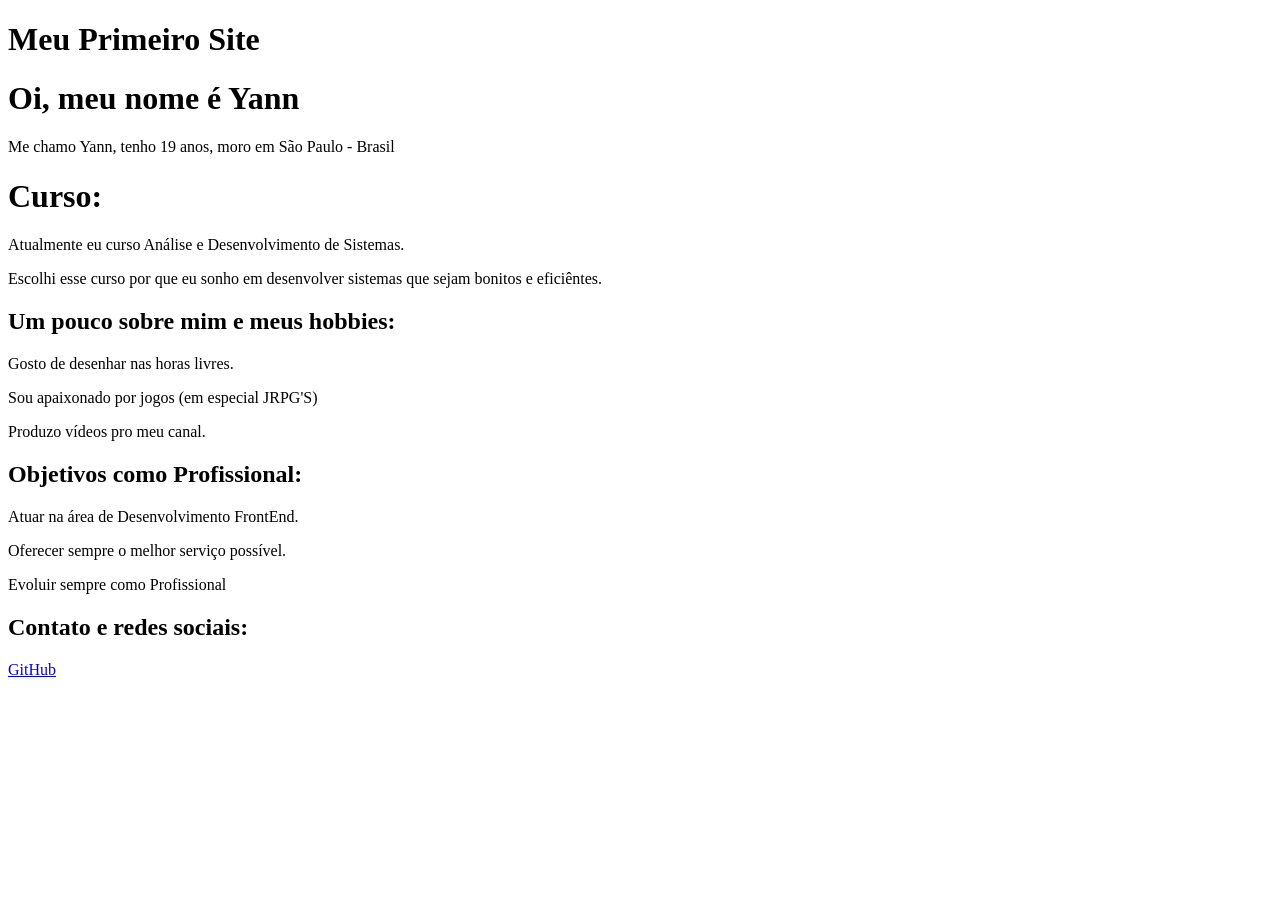
<file: WEB102/index.html>
<!DOCTYPE html>
<html>
<head>
    <meta charset="UTF-8">
    <meta name="viewport" content="width=device-width, initial-scale=1.0">
    <title>Página do Yann</title>
    <h1>Meu Primeiro Site</h1>
</head>
<body>
    <h1>Oi, meu nome é Yann</h1>
        <p>Me chamo Yann, tenho 19 anos, moro em São Paulo - Brasil</p>
    
    <h1>Curso:</h1>
        <p>Atualmente eu curso Análise e Desenvolvimento de Sistemas.</p>
        <p>Escolhi esse curso por que eu sonho em desenvolver sistemas que sejam bonitos e eficiêntes.</p>
    <h2>Um pouco sobre mim e meus hobbies:</h2>
        <p>Gosto de desenhar nas horas livres.</p>
        <p>Sou apaixonado por jogos (em especial JRPG'S)</p>
        <p>Produzo vídeos pro meu canal.</p>
    <h2>Objetivos como Profissional:</h2>
        <p>Atuar na área de Desenvolvimento FrontEnd.</p>
        <p>Oferecer sempre o melhor serviço possível.</p>
        <p>Evoluir sempre como Profissional</p>
    <h2>Contato e redes sociais:</h2>
        <a href="https://github.com/YannEscobar">GitHub</a>
</body>
</html>
</file>
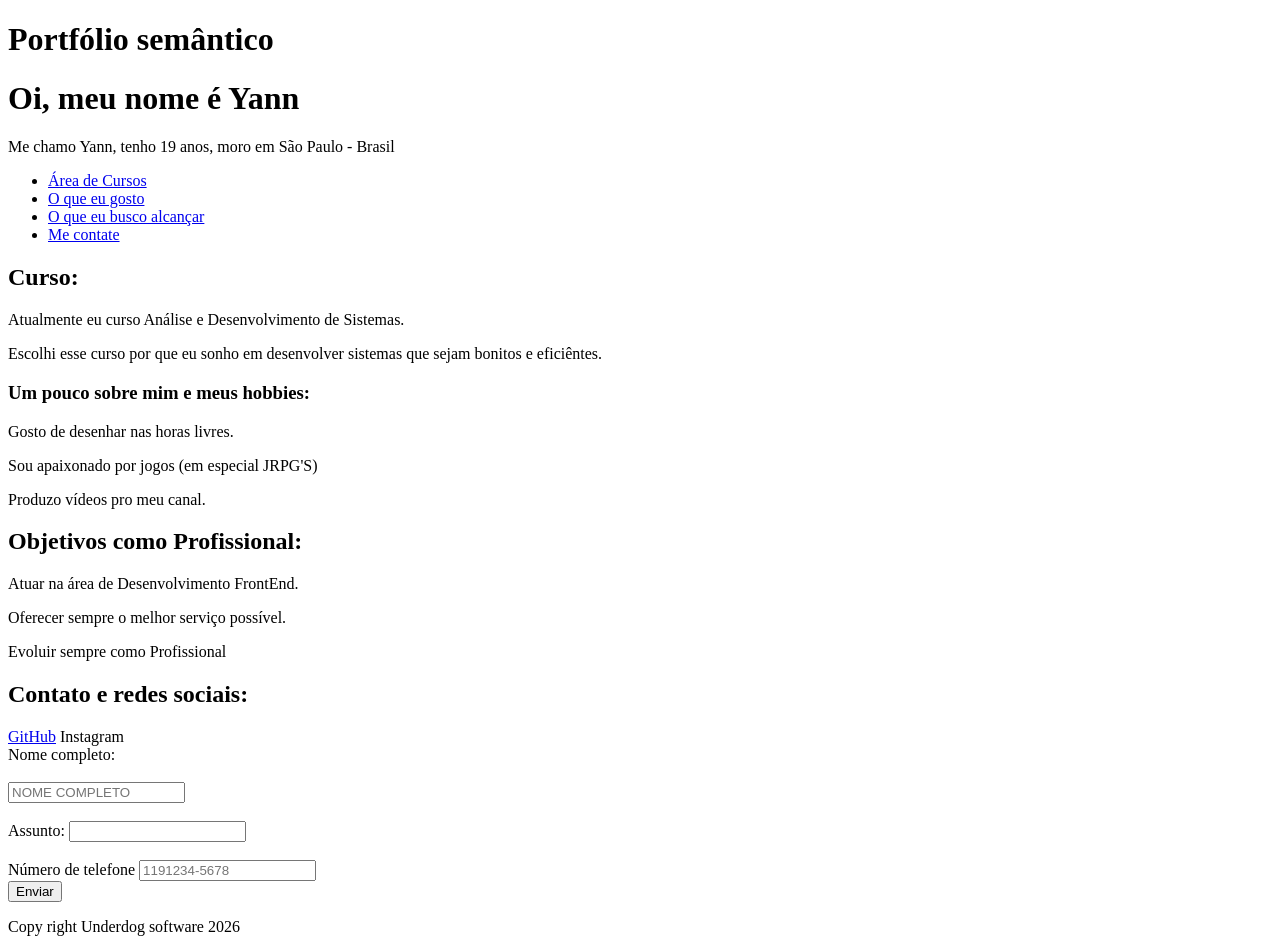
<file: WEB105/index.html>
<!DOCTYPE html>
<html>
<head>
    <meta charset="UTF-8">
    <meta name="viewport" content="width=device-width, initial-scale=1.0">
    <title>Página do Yann</title>
    <h1>Portfólio semântico</h1>
</head>
<body>
<main>
    <header>
      <h1>Oi, meu nome é Yann</h1>
          <p>Me chamo Yann, tenho 19 anos, moro em São Paulo - Brasil</p>
    </header>
    <nav>
      <ul>
        <li>
        <a href="#Curso">Área de Cursos</a>
        </li>
        <li>
        <a href="#Hobby">O que eu gosto</a>
        </li>
        <li>
          <a href="#Objetivos">O que eu busco alcançar</a>
        </li>
        <li>
          <a href="#Contato">Me contate</a>
        </li>
      </ul>
    </nav>
    <section id="Curso">
      <h2>Curso:</h2>
          <p>Atualmente eu curso Análise e Desenvolvimento de Sistemas.</p>
          <p>Escolhi esse curso por que eu sonho em desenvolver sistemas que sejam bonitos e eficiêntes.</p>
    </section>
    <section id="Hobby">
      <h3>Um pouco sobre mim e meus hobbies:</h3>
          <p>Gosto de desenhar nas horas livres.</p>
          <p>Sou apaixonado por jogos (em especial JRPG'S)</p>
          <p>Produzo vídeos pro meu canal.</p>
    </section>
    <section id="Objetivos">
      <h2>Objetivos como Profissional:</h2>
          <p>Atuar na área de Desenvolvimento FrontEnd.</p>
          <p>Oferecer sempre o melhor serviço possível.</p>
          <p>Evoluir sempre como Profissional</p>
    </section>
    <section id="Contato">
      <h2>Contato e redes sociais:</h2>
          <a href="https://github.com/YannEscobar">GitHub</a>
          <a>Instagram</a>
            <form action="/action_page.php">
            <label for="nome">Nome completo:</label>
            <br><br>
            <input type="text" id="nome" required placeholder="NOME COMPLETO">
            <br><br>
            <label for="assunto">Assunto:</label>
            <input type="type" id="assunto" required placeholer="No que precisa de ajuda?">
            <br><br>
            <label for="telefone">Número de telefone</label>
            <input type="number" id="telefone" required placeholder="1191234-5678">
            <br>
            <input type="submit" value="Enviar">
        </form>
    </section>
</main>
  <footer>
    <p>Copy right Underdog software 2026</p>
  </footer>
</body>
</html>
</file>
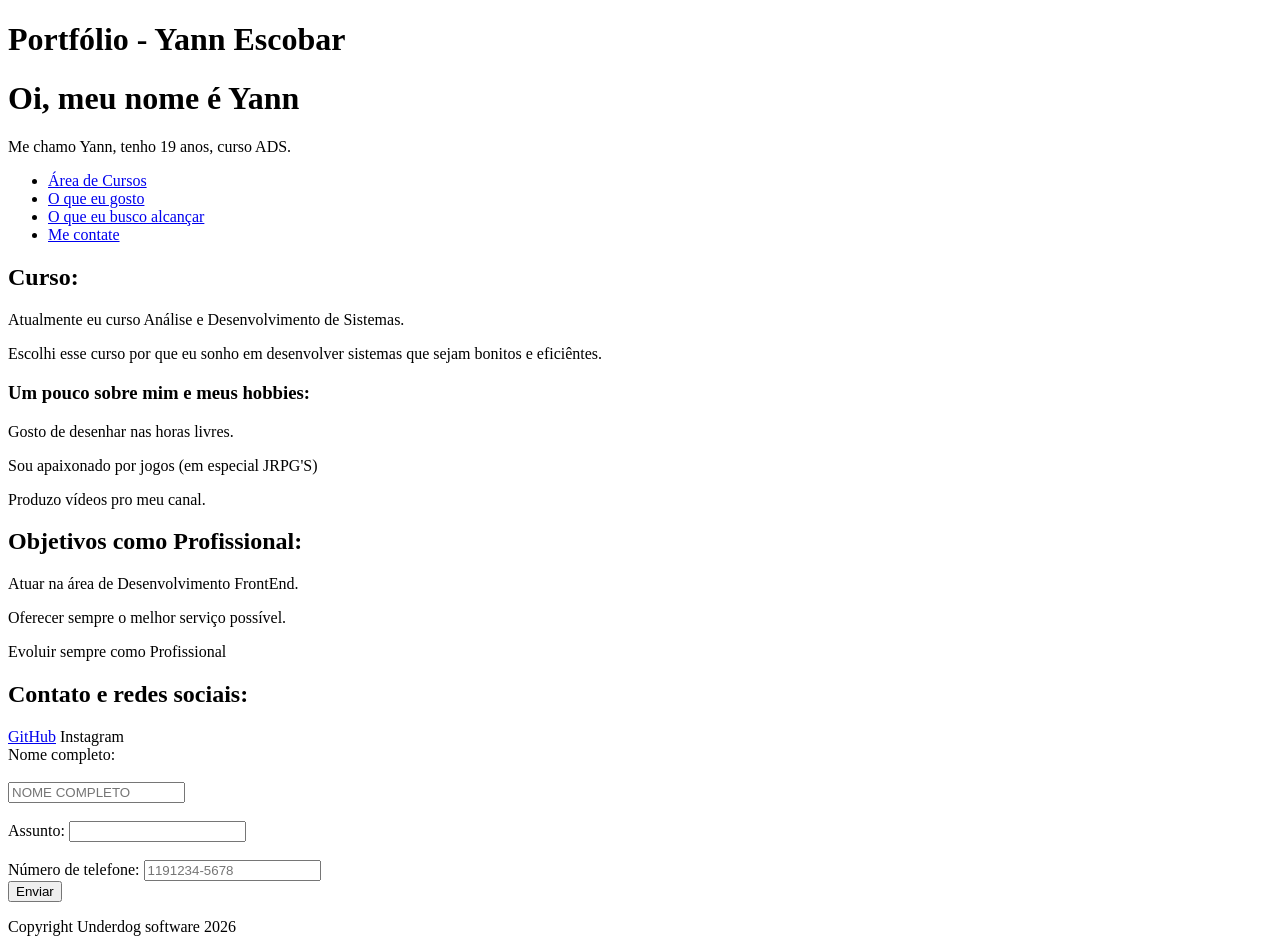
<file: WEB106/index.html>
<!DOCTYPE html>
<html>
<head>
    <meta charset="UTF-8">
    <meta name="viewport" content="width=device-width, initial-scale=1.0">
    <title>Portfólio Yann</title>
    <h1>Portfólio - Yann Escobar</h1>
</head>
<body>
<main>
    <header>
      <h1>Oi, meu nome é Yann</h1>
          <p>Me chamo Yann, tenho 19 anos, curso ADS.</p>
    </header>
    <nav>
      <ul>
        <li>
        <a href="#Curso">Área de Cursos</a>
        </li>
        <li>
        <a href="#Hobby">O que eu gosto</a>
        </li>
        <li>
          <a href="#Objetivos">O que eu busco alcançar</a>
        </li>
        <li>
          <a href="#Contato">Me contate</a>
        </li>
      </ul>
    </nav>

    <section id="Sobre mim">
        <section id="Curso">
        <h2>Curso:</h2>
            <p>Atualmente eu curso Análise e Desenvolvimento de Sistemas.</p>
            <p>Escolhi esse curso por que eu sonho em desenvolver sistemas que sejam bonitos e eficiêntes.</p>
        </section>
        <section id="Hobby">
        <h3>Um pouco sobre mim e meus hobbies:</h3>
            <p>Gosto de desenhar nas horas livres.</p>
            <p>Sou apaixonado por jogos (em especial JRPG'S)</p>
            <p>Produzo vídeos pro meu canal.</p>
        </section>
        <section id="Objetivos">
        <h2>Objetivos como Profissional:</h2>
            <p>Atuar na área de Desenvolvimento FrontEnd.</p>
            <p>Oferecer sempre o melhor serviço possível.</p>
            <p>Evoluir sempre como Profissional</p>
        </section>
    </section>

    <section id="Contato">
      <h2>Contato e redes sociais:</h2>
          <a href="https://github.com/YannEscobar">GitHub</a>
          <a>Instagram</a>
            <form action="/action_page.php">
            <label for="nome">Nome completo:</label>
            <br><br>
            <input type="text" id="nome" required placeholder="NOME COMPLETO">
            <br><br>
            <label for="assunto">Assunto:</label>
            <input type="type" id="assunto" required placeholer="No que precisa de ajuda?">
            <br><br>
            <label for="telefone">Número de telefone:</label>
            <input type="number" id="telefone" required placeholder="1191234-5678">
            <br>
            <input type="submit" value="Enviar">
        </form>
    </section>
</main>
  <footer>
    <p>Copyright Underdog software 2026</p>
  </footer>
</body>
</html>
</file>
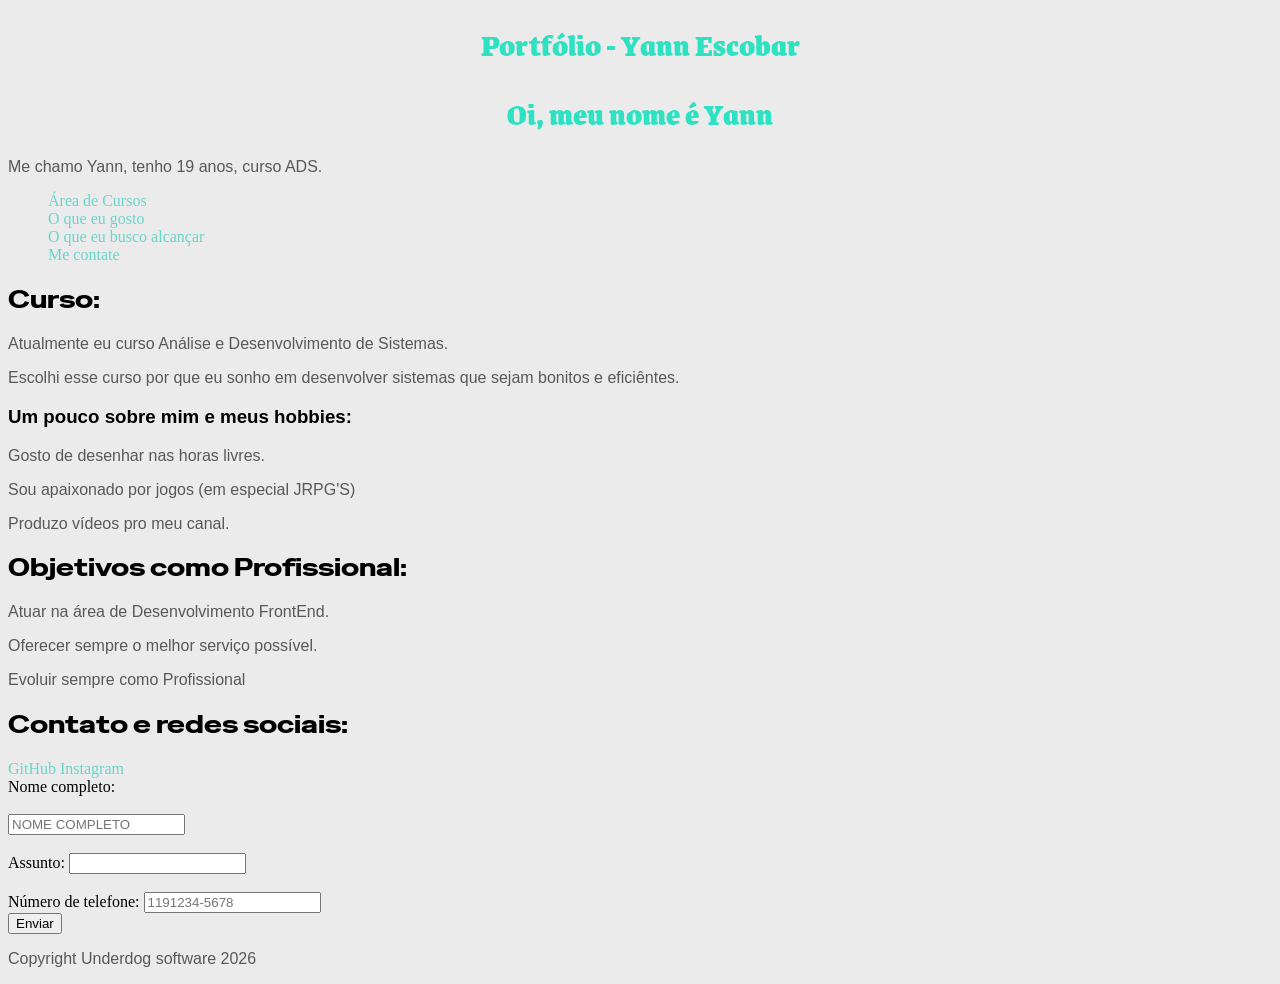
<file: WEB107/index.html>
<!DOCTYPE html>
<html>
<head>
    <meta charset="UTF-8">
    <meta name="viewport" content="width=device-width, initial-scale=1.0">
    <title>Portfólio Yann</title>
    <link rel="stylesheet" href="css/style.css">
    <h1>Portfólio - Yann Escobar</h1>
</head>
<body>
<main>
    <header>
      <h1>Oi, meu nome é Yann</h1>
          <p>Me chamo Yann, tenho 19 anos, curso ADS.</p>
    </header>
    <nav>
      <ul>
        <li>
        <a href="#Curso">Área de Cursos</a>
        </li>
        <li>
        <a href="#Hobby">O que eu gosto</a>
        </li>
        <li>
          <a href="#Objetivos">O que eu busco alcançar</a>
        </li>
        <li>
          <a href="#Contato">Me contate</a>
        </li>
      </ul>
    </nav>

    <section id="Sobre mim">
        <section id="Curso">
        <h2>Curso:</h2>
            <p>Atualmente eu curso Análise e Desenvolvimento de Sistemas.</p>
            <p>Escolhi esse curso por que eu sonho em desenvolver sistemas que sejam bonitos e eficiêntes.</p>
        </section>
        <section id="Hobby">
        <h3>Um pouco sobre mim e meus hobbies:</h3>
            <p>Gosto de desenhar nas horas livres.</p>
            <p>Sou apaixonado por jogos (em especial JRPG'S)</p>
            <p>Produzo vídeos pro meu canal.</p>
        </section>
        <section id="Objetivos">
        <h2>Objetivos como Profissional:</h2>
            <p>Atuar na área de Desenvolvimento FrontEnd.</p>
            <p>Oferecer sempre o melhor serviço possível.</p>
            <p>Evoluir sempre como Profissional</p>
        </section>
    </section>

    <section id="Contato">
      <h2>Contato e redes sociais:</h2>
          <a href="https://github.com/YannEscobar">GitHub</a>
          <a>Instagram</a>
            <form action="/action_page.php">
            <label for="nome">Nome completo:</label>
            <br><br>
            <input type="text" id="nome" required placeholder="NOME COMPLETO">
            <br><br>
            <label for="assunto">Assunto:</label>
            <input type="type" id="assunto" required placeholer="No que precisa de ajuda?">
            <br><br>
            <label for="telefone">Número de telefone:</label>
            <input type="number" id="telefone" required placeholder="1191234-5678">
            <br>
            <input type="submit" value="Enviar">
        </form>
    </section>
</main>
  <footer>
    <p>Copyright Underdog software 2026</p>
  </footer>
</body>
</html>
</file>
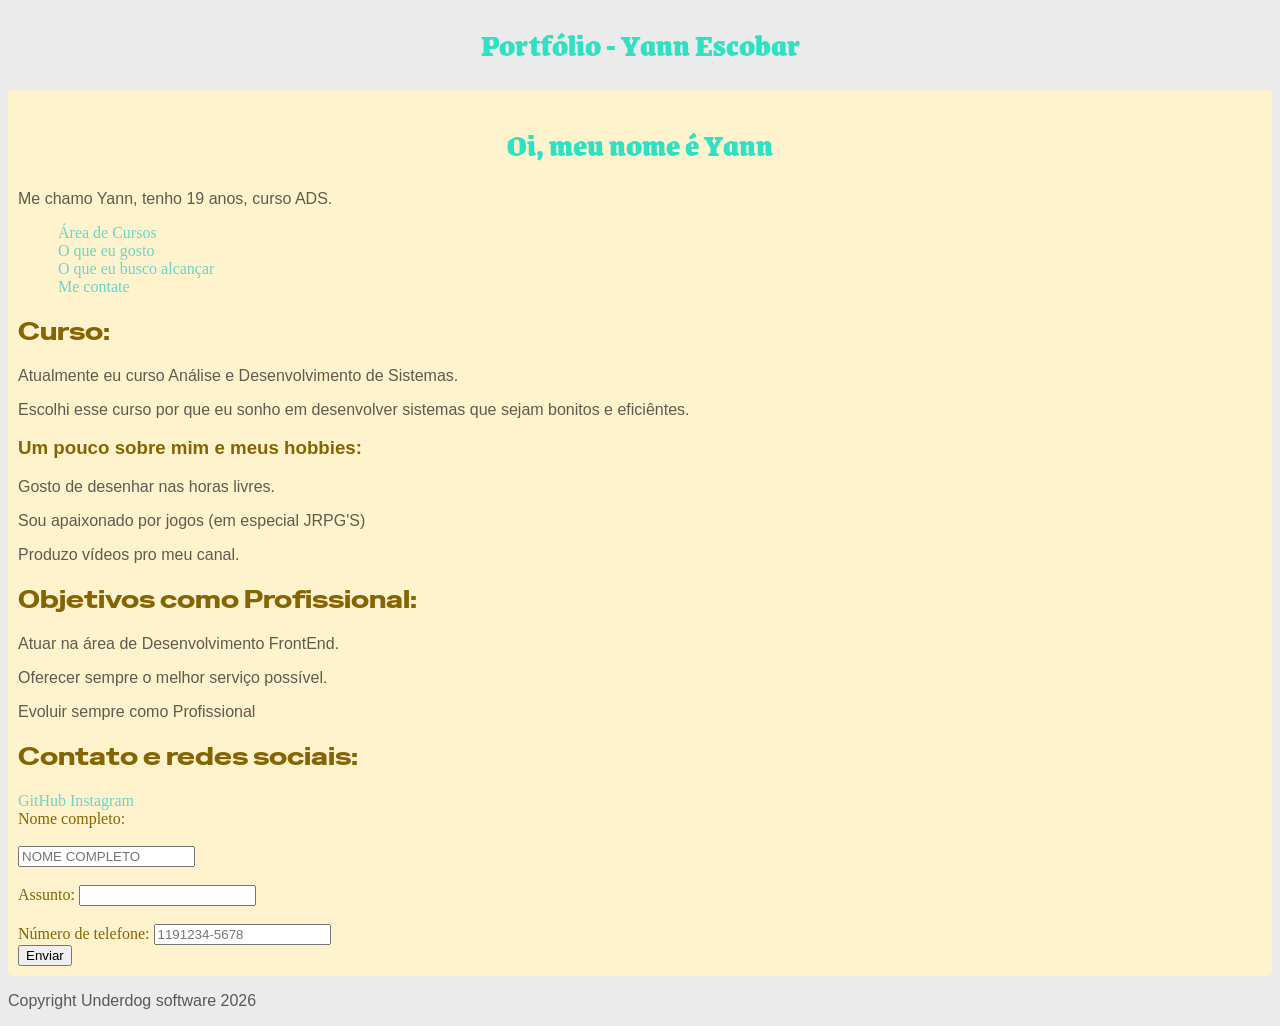
<file: WEB108/index.html>
<!DOCTYPE html>
<html>
<head>
    <meta charset="UTF-8">
    <meta name="viewport" content="width=device-width, initial-scale=1.0">
    <title>Portfólio Yann</title>
    <link rel="stylesheet" href="css/style.css">
    <h1>Portfólio - Yann Escobar</h1>
</head>
<body>
<main class="destaque">
    <header>
      <h1>Oi, meu nome é Yann</h1>
          <p>Me chamo Yann, tenho 19 anos, curso ADS.</p>
    </header>
    <nav>
      <ul>
        <li>
        <a href="#Curso">Área de Cursos</a>
        </li>
        <li>
        <a href="#Hobby">O que eu gosto</a>
        </li>
        <li>
          <a href="#Objetivos">O que eu busco alcançar</a>
        </li>
        <li>
          <a href="#Contato">Me contate</a>
        </li>
      </ul>
    </nav>

    <section id="Sobre mim">
        <section id="Curso">
        <h2>Curso:</h2>
            <p>Atualmente eu curso Análise e Desenvolvimento de Sistemas.</p>
            <p>Escolhi esse curso por que eu sonho em desenvolver sistemas que sejam bonitos e eficiêntes.</p>
        </section>
        <section id="Hobby">
        <h3>Um pouco sobre mim e meus hobbies:</h3>
            <p>Gosto de desenhar nas horas livres.</p>
            <p>Sou apaixonado por jogos (em especial JRPG'S)</p>
            <p>Produzo vídeos pro meu canal.</p>
        </section>
        <section id="Objetivos">
        <h2>Objetivos como Profissional:</h2>
            <p>Atuar na área de Desenvolvimento FrontEnd.</p>
            <p>Oferecer sempre o melhor serviço possível.</p>
            <p>Evoluir sempre como Profissional</p>
        </section>
    </section>

    <section id="Contato">
      <h2>Contato e redes sociais:</h2>
          <a href="https://github.com/YannEscobar">GitHub</a>
          <a>Instagram</a>
            <form action="/action_page.php">
            <label for="nome">Nome completo:</label>
            <br><br>
            <input type="text" id="nome" required placeholder="NOME COMPLETO">
            <br><br>
            <label for="assunto">Assunto:</label>
            <input type="type" id="assunto" required placeholer="No que precisa de ajuda?">
            <br><br>
            <label for="telefone">Número de telefone:</label>
            <input type="number" id="telefone" required placeholder="1191234-5678">
            <br>
            <input type="submit" value="Enviar">
        </form>
    </section>
</main>
  <footer>
    <p>Copyright Underdog software 2026</p>
  </footer>
</body>
</html>
</file>
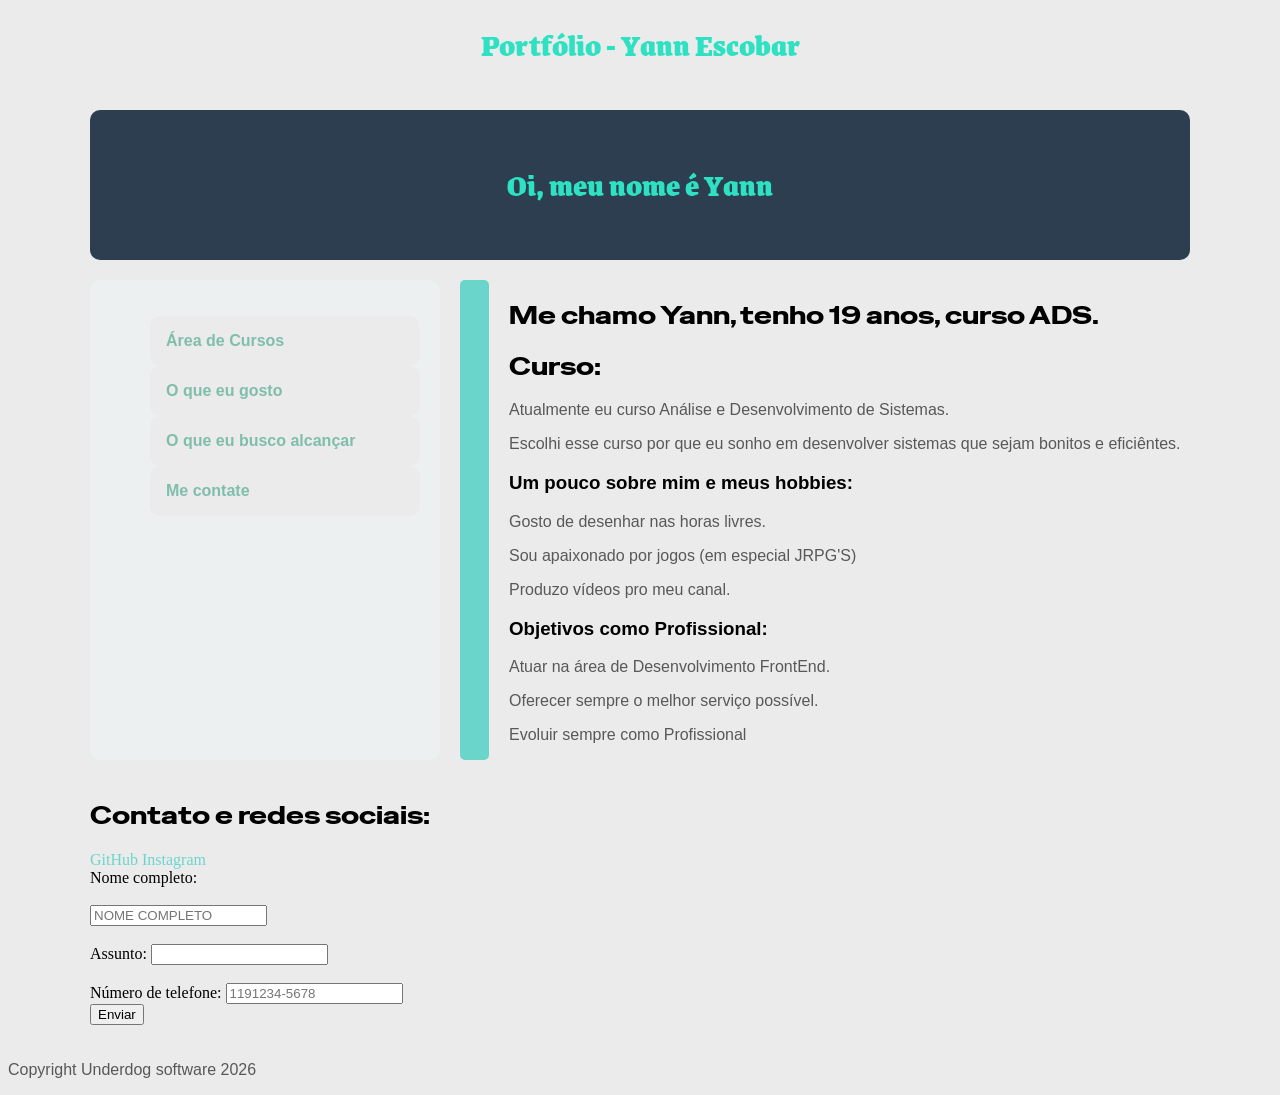
<file: WEB110/index.html>
<!DOCTYPE html>
<html>
<head>
    <meta charset="UTF-8">
    <meta name="viewport" content="width=device-width, initial-scale=1.0">
    <title>Portfólio Yann</title>
    <link rel="stylesheet" href="css/style.css">
    <h1>Portfólio - Yann Escobar</h1>
</head>
<body>
<main>
    <div class="layout">
        <section class="destaque"></section>
        <header>
        <h1>Oi, meu nome é Yann</h1>
        </header>

        <nav>
        <ul>
            <li>
            <a href="#Curso">Área de Cursos</a>
            </li>
            <li>
            <a href="#Hobby">O que eu gosto</a>
            </li>
            <li>
            <a href="#Objetivos">O que eu busco alcançar</a>
            </li>
            <li>
            <a href="#Contato">Me contate</a>
            </li>
        </ul>
        </nav>
            <section id="Sobre mim">
                <section id="Descricao">
                    <h2>Me chamo Yann, tenho 19 anos, curso ADS.</h2>
                </section>
                <section id="Curso">
                <h2>Curso:</h2>
                    <p>Atualmente eu curso Análise e Desenvolvimento de Sistemas.</p>
                    <p>Escolhi esse curso por que eu sonho em desenvolver sistemas que sejam bonitos e eficiêntes.</p>
                </section>
                <section id="Hobby">
                <h3>Um pouco sobre mim e meus hobbies:</h3>
                    <p>Gosto de desenhar nas horas livres.</p>
                    <p>Sou apaixonado por jogos (em especial JRPG'S)</p>
                    <p>Produzo vídeos pro meu canal.</p>
                </section>
                <section id="Objetivos">
                <h3>Objetivos como Profissional:</h3>
                    <p>Atuar na área de Desenvolvimento FrontEnd.</p>
                    <p>Oferecer sempre o melhor serviço possível.</p>
                    <p>Evoluir sempre como Profissional</p>
                </section>
            </section>

            <section id="Contato">
            <h2>Contato e redes sociais:</h2>
                <a href="https://github.com/YannEscobar">GitHub</a>
                <a>Instagram</a>
                    <form action="/action_page.php">
                    <label for="nome">Nome completo:</label>
                    <br><br>
                    <input type="text" id="nome" required placeholder="NOME COMPLETO">
                    <br><br>
                    <label for="assunto">Assunto:</label>
                    <input type="type" id="assunto" required placeholer="No que precisa de ajuda?">
                    <br><br>
                    <label for="telefone">Número de telefone:</label>
                    <input type="number" id="telefone" required placeholder="1191234-5678">
                    <br>
                    <input type="submit" value="Enviar">
                </form>
            </section>
    </div>
</main>
  <footer>
    <p>Copyright Underdog software 2026</p>
  </footer>
</body>
</html>
</file>
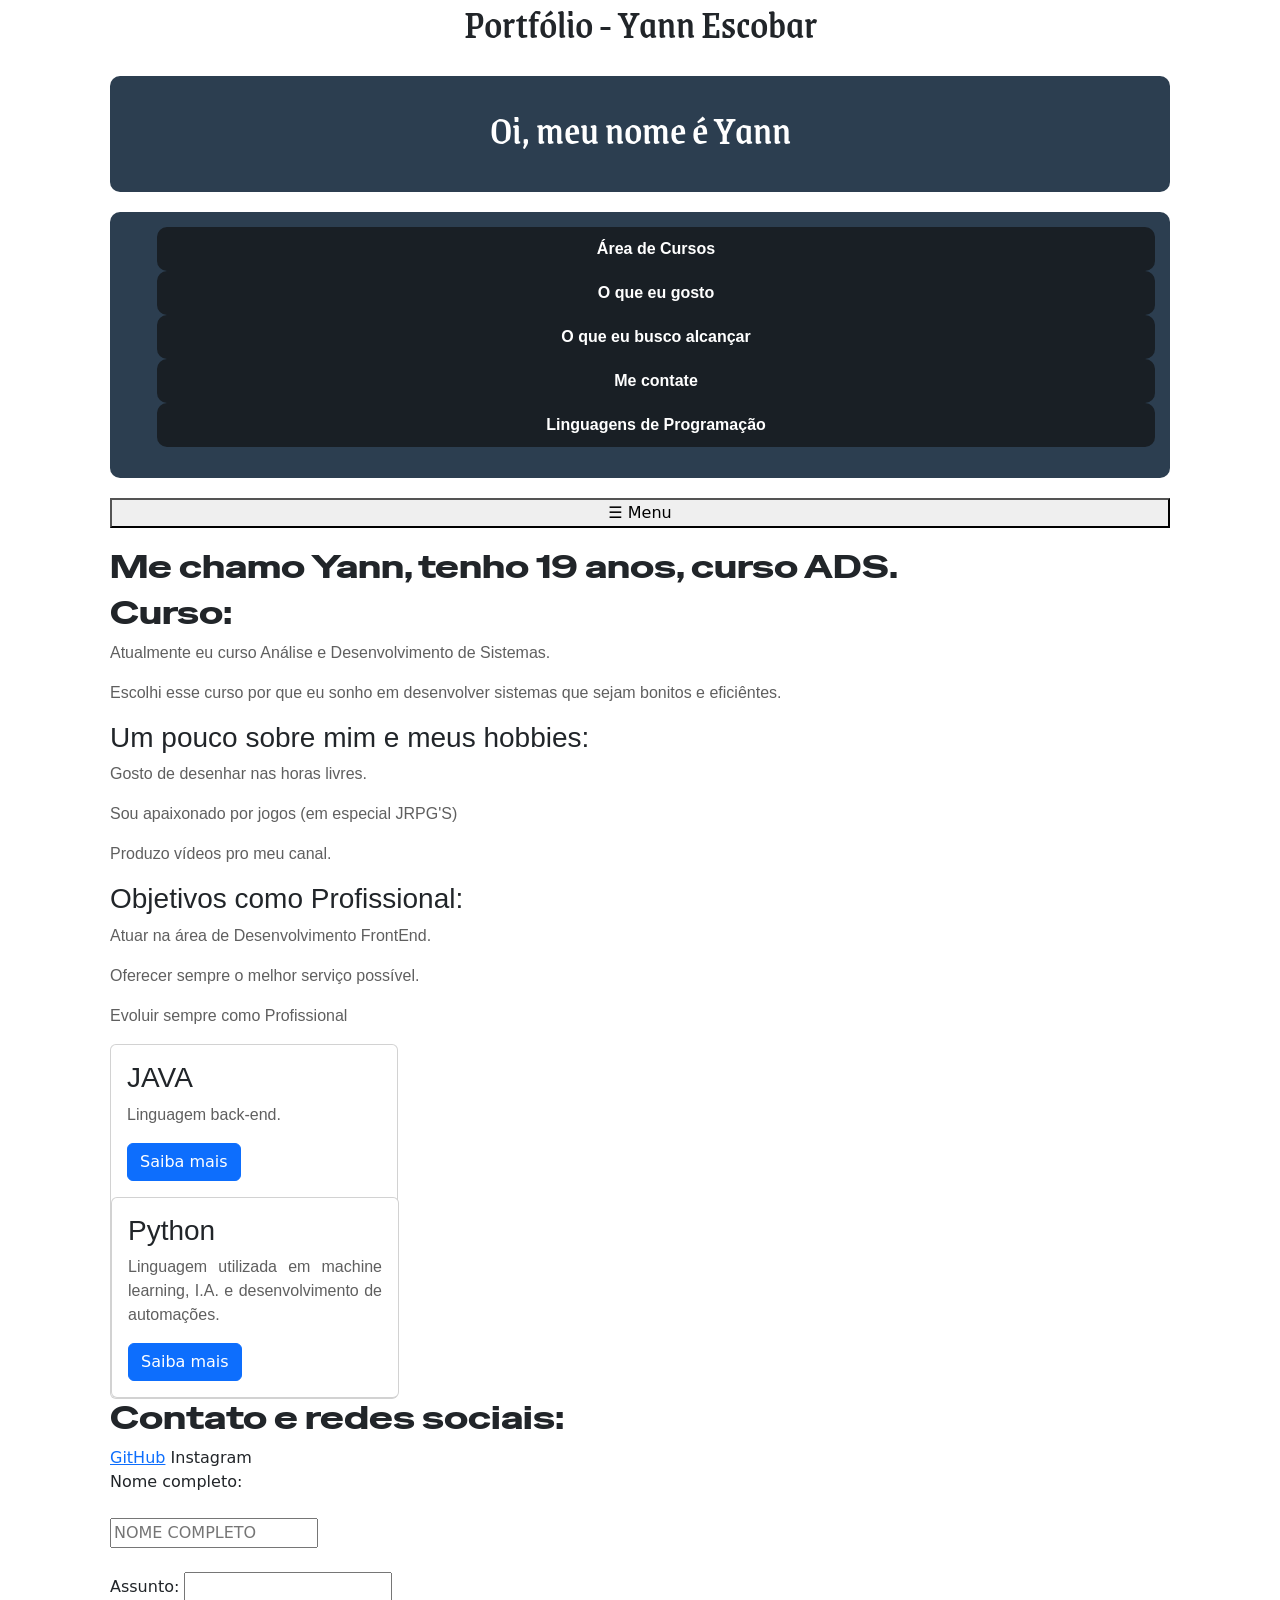
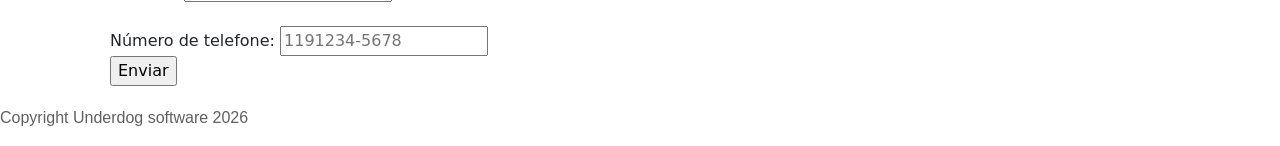
<file: WEB111/index.html>
<!DOCTYPE html>
<html>
<head>
    <meta charset="UTF-8">
    <meta name="viewport" content="width=device-width, initial-scale=1.0">
    <title>Portfólio Yann</title>
    <link rel="stylesheet" href="css/style.css">
    <link href="https://cdn.jsdelivr.net/npm/bootstrap@5.3.3/dist/css/bootstrap.min.css" rel="stylesheet">
    <h1>Portfólio - Yann Escobar</h1>
</head>
<body>
<main>
    <div class="layout">
        <section class="destaque"></section>
        <header>
        <h1>Oi, meu nome é Yann</h1>
        </header>

        <button id="menu-toggle">☰ Menu</button>
        <nav id="menu-mobile">
            <a href="#">Início</a>
            <a href="#">Sobre</a>
            <a href="#">Contato</a>
        </nav>
        <nav class="menu">
        <ul>
            <li>
            <a href="#Curso">Área de Cursos</a>
            </li>
            <li>
            <a href="#Hobby">O que eu gosto</a>
            </li>
            <li>
            <a href="#Objetivos">O que eu busco alcançar</a>
            </li>
            <li>
            <a href="#Contato">Me contate</a>
            </li>
            <li>
            <a href="#Linguagens">Linguagens de Programação</a>
            </li>
        </ul>
        </nav>
            <section id="Sobre mim">
                <section id="Descricao">
                    <h2>Me chamo Yann, tenho 19 anos, curso ADS.</h2>
                </section>
                <section id="Curso">
                <h2>Curso:</h2>
                    <p>Atualmente eu curso Análise e Desenvolvimento de Sistemas.</p>
                    <p>Escolhi esse curso por que eu sonho em desenvolver sistemas que sejam bonitos e eficiêntes.</p>
                </section>
                <section id="Hobby">
                <h3>Um pouco sobre mim e meus hobbies:</h3>
                    <p>Gosto de desenhar nas horas livres.</p>
                    <p>Sou apaixonado por jogos (em especial JRPG'S)</p>
                    <p>Produzo vídeos pro meu canal.</p>
                </section>
                <section id="Objetivos">
                <h3>Objetivos como Profissional:</h3>
                    <p>Atuar na área de Desenvolvimento FrontEnd.</p>
                    <p>Oferecer sempre o melhor serviço possível.</p>
                    <p>Evoluir sempre como Profissional</p>
                </section>
                <section id="Linguagens">
                <div class="card" style="width: 18rem;">
                    <div class="card-body">
                        <h3 class="card-title">JAVA</h5>
                        <p class="card-text">Linguagem back-end.</p>
                        <a href="#" class="btn btn-primary">Saiba mais</a>
                    </div>
                <div class="card" style="width: 18rem;">
                    <div class="card-body">
                        <h3 class="card-title">Python</h5>
                        <p class="card-text">Linguagem utilizada em machine learning, I.A. e desenvolvimento de automações.</p>
                        <a href="#" class="btn btn-primary">Saiba mais</a>
                    </div>
                </div>
            </section>

            <section id="Contato">
            <h2>Contato e redes sociais:</h2>
                <a href="https://github.com/YannEscobar">GitHub</a>
                <a>Instagram</a>
                    <form action="/action_page.php">
                    <label for="nome">Nome completo:</label>
                    <br><br>
                    <input type="text" id="nome" required placeholder="NOME COMPLETO">
                    <br><br>
                    <label for="assunto">Assunto:</label>
                    <input type="type" id="assunto" required placeholer="No que precisa de ajuda?">
                    <br><br>
                    <label for="telefone">Número de telefone:</label>
                    <input type="number" id="telefone" required placeholder="1191234-5678">
                    <br>
                    <input type="submit" value="Enviar">
                </form>
            </section>
    </div>
</main>
  <footer>
    <p>Copyright Underdog software 2026</p>
  </footer>
  <script src="js/script.js"></script>
</body>
</html>
</file>
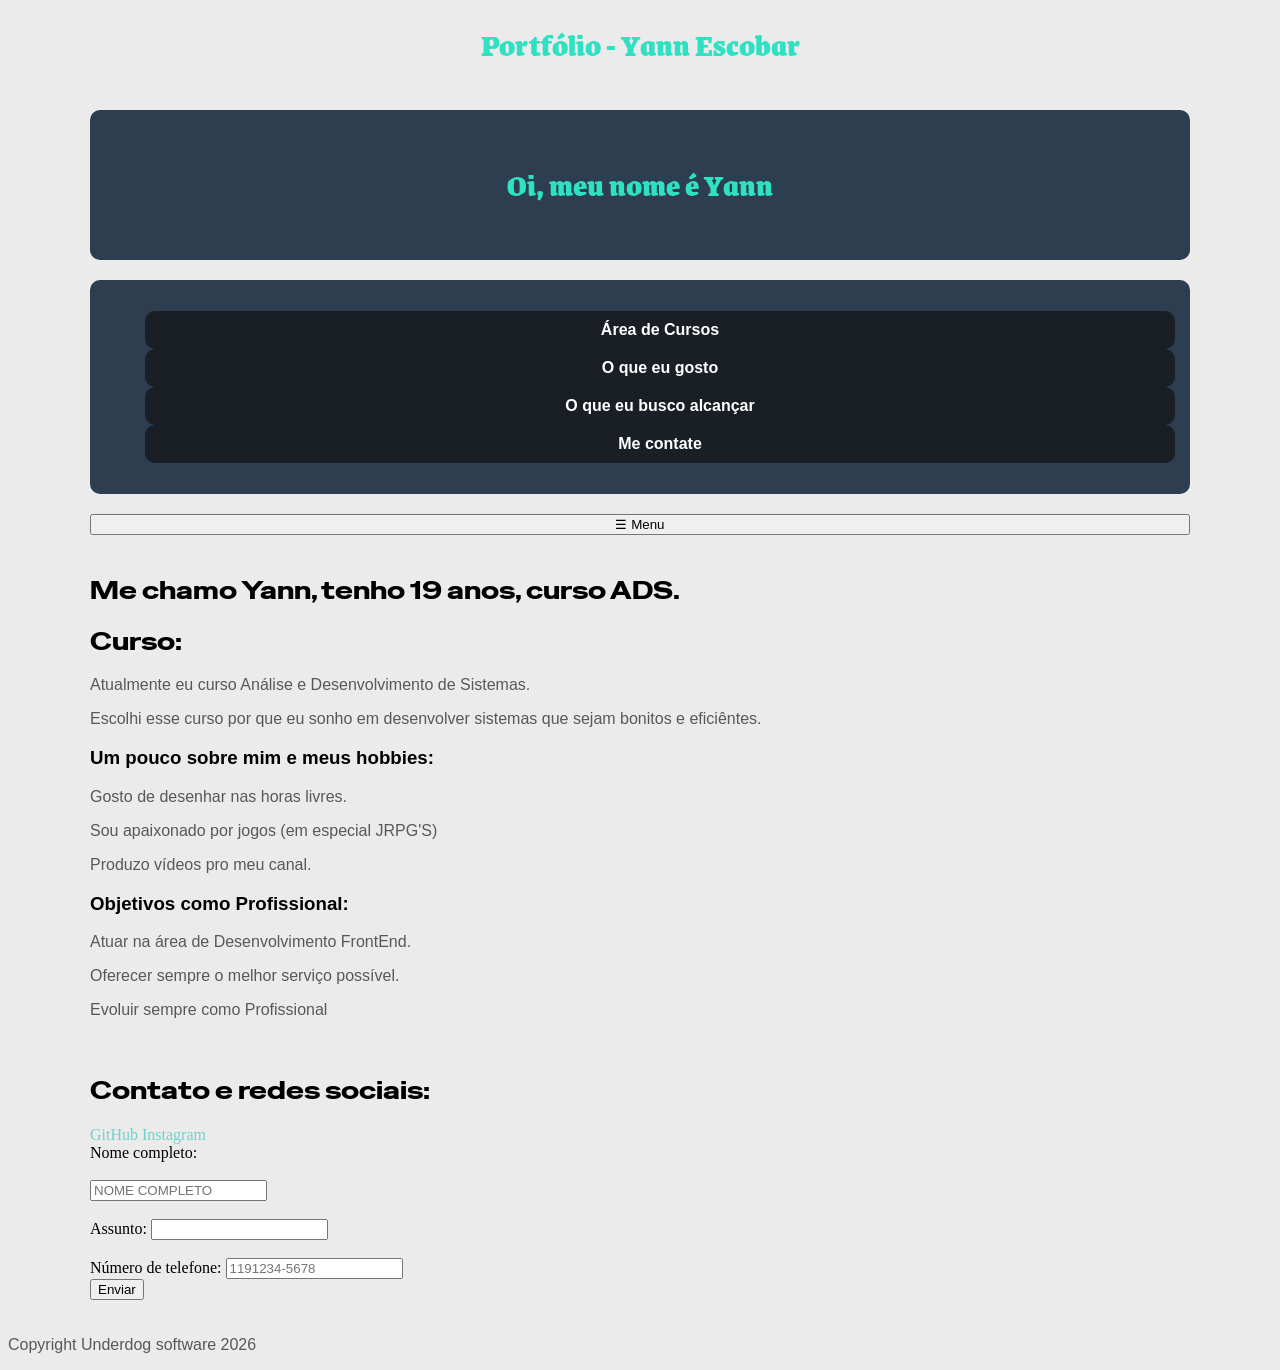
<file: WEB112/index.html>
<!DOCTYPE html>
<html>
<head>
    <meta charset="UTF-8">
    <meta name="viewport" content="width=device-width, initial-scale=1.0">
    <title>Portfólio Yann</title>
    <link rel="stylesheet" href="css/style.css">
    <h1>Portfólio - Yann Escobar</h1>
</head>
<body>
<main>
    <div class="layout">
        <section class="destaque"></section>
        <header>
        <h1>Oi, meu nome é Yann</h1>
        </header>

        <button id="menu-toggle">☰ Menu</button>
        <nav id="menu-mobile">
            <a href="#">Início</a>
            <a href="#">Sobre</a>
            <a href="#">Contato</a>
        </nav>
        <nav class="menu">
        <ul>
            <li>
            <a href="#Curso">Área de Cursos</a>
            </li>
            <li>
            <a href="#Hobby">O que eu gosto</a>
            </li>
            <li>
            <a href="#Objetivos">O que eu busco alcançar</a>
            </li>
            <li>
            <a href="#Contato">Me contate</a>
            </li>
        </ul>
        </nav>
            <section id="Sobre mim">
                <section id="Descricao">
                    <h2>Me chamo Yann, tenho 19 anos, curso ADS.</h2>
                </section>
                <section id="Curso">
                <h2>Curso:</h2>
                    <p>Atualmente eu curso Análise e Desenvolvimento de Sistemas.</p>
                    <p>Escolhi esse curso por que eu sonho em desenvolver sistemas que sejam bonitos e eficiêntes.</p>
                </section>
                <section id="Hobby">
                <h3>Um pouco sobre mim e meus hobbies:</h3>
                    <p>Gosto de desenhar nas horas livres.</p>
                    <p>Sou apaixonado por jogos (em especial JRPG'S)</p>
                    <p>Produzo vídeos pro meu canal.</p>
                </section>
                <section id="Objetivos">
                <h3>Objetivos como Profissional:</h3>
                    <p>Atuar na área de Desenvolvimento FrontEnd.</p>
                    <p>Oferecer sempre o melhor serviço possível.</p>
                    <p>Evoluir sempre como Profissional</p>
                </section>
            </section>

            <section id="Contato">
            <h2>Contato e redes sociais:</h2>
                <a href="https://github.com/YannEscobar">GitHub</a>
                <a>Instagram</a>
                    <form action="/action_page.php">
                    <label for="nome">Nome completo:</label>
                    <br><br>
                    <input type="text" id="nome" required placeholder="NOME COMPLETO">
                    <br><br>
                    <label for="assunto">Assunto:</label>
                    <input type="type" id="assunto" required placeholer="No que precisa de ajuda?">
                    <br><br>
                    <label for="telefone">Número de telefone:</label>
                    <input type="number" id="telefone" required placeholder="1191234-5678">
                    <br>
                    <input type="submit" value="Enviar">
                </form>
            </section>
    </div>
</main>
  <footer>
    <p>Copyright Underdog software 2026</p>
  </footer>
  <script src="js/script.js"></script>
</body>
</html>
</file>
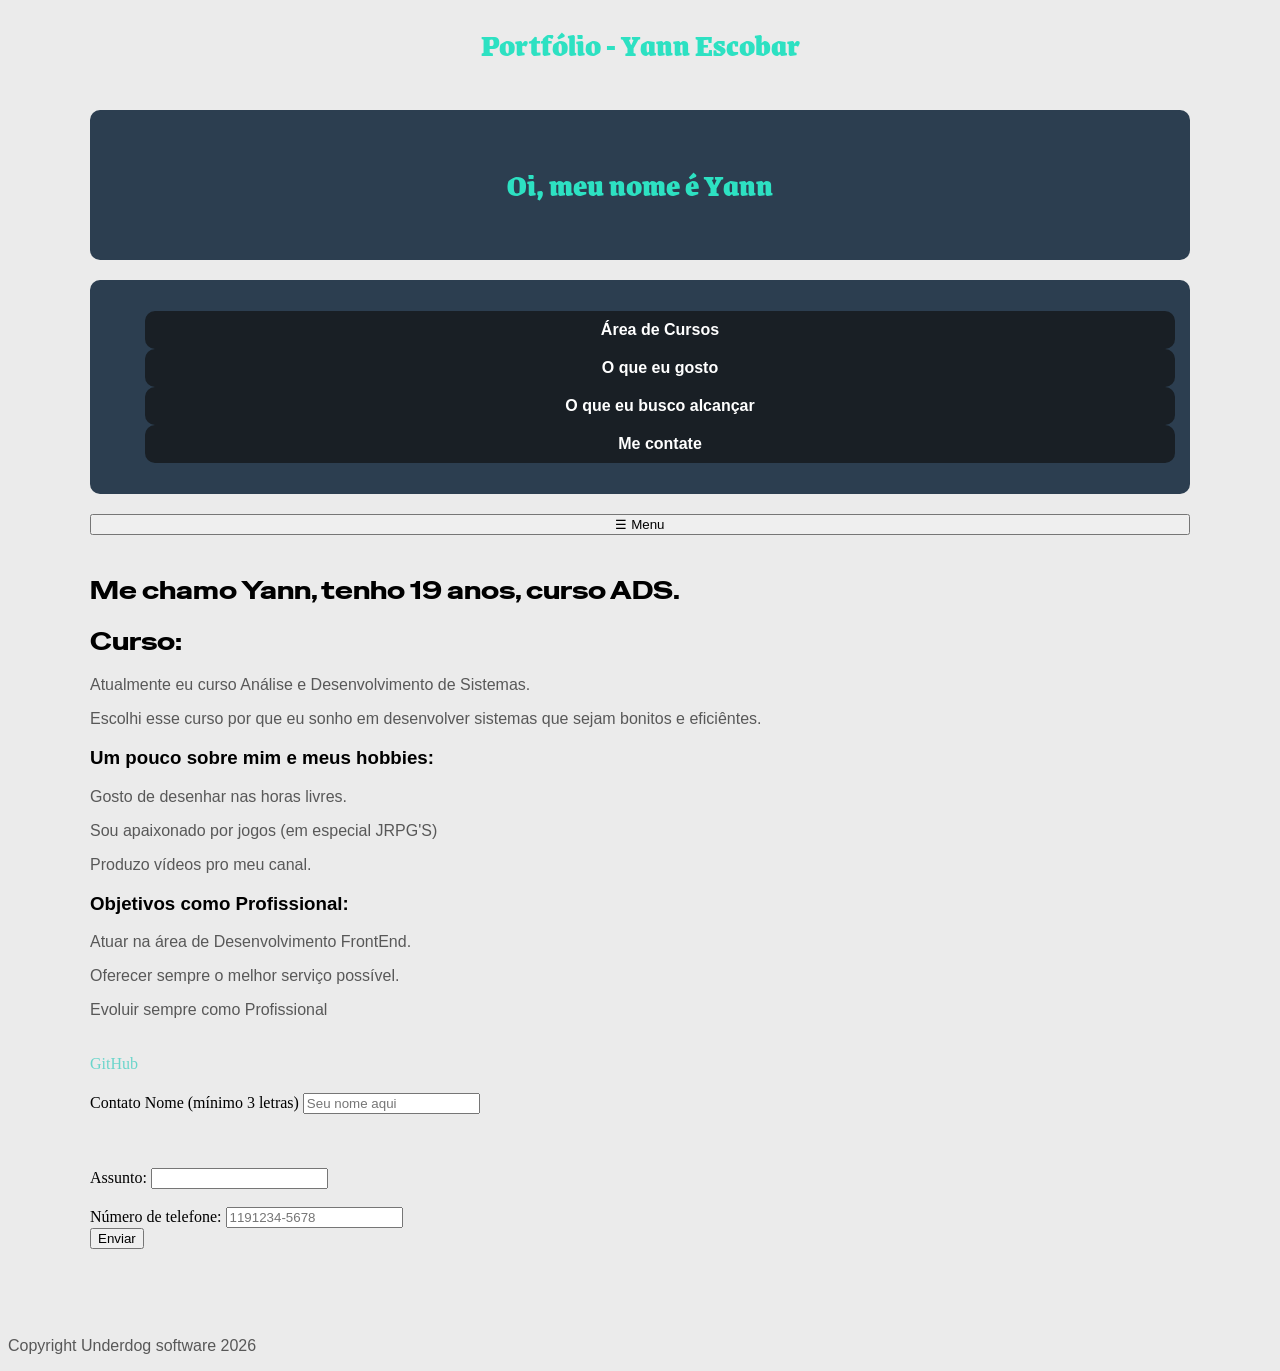
<file: WEB114/index.html>
<!DOCTYPE html>
<html>
<head>
    <meta charset="UTF-8">
    <meta name="viewport" content="width=device-width, initial-scale=1.0">
    <title>Portfólio Yann</title>
    <link rel="stylesheet" href="css/style.css">
    <h1>Portfólio - Yann Escobar</h1>
</head>
<body>
<main>
    <div class="layout">
        <section class="destaque"></section>
        <header>
        <h1>Oi, meu nome é Yann</h1>
        </header>

        <button id="menu-toggle">☰ Menu</button>
        <nav id="menu-mobile">
            <a href="#">Início</a>
            <a href="#">Sobre</a>
            <a href="#">Contato</a>
        </nav>
        <nav class="menu">
        <ul>
            <li>
            <a href="#Curso">Área de Cursos</a>
            </li>
            <li>
            <a href="#Hobby">O que eu gosto</a>
            </li>
            <li>
            <a href="#Objetivos">O que eu busco alcançar</a>
            </li>
            <li>
            <a href="#Contato">Me contate</a>
            </li>
        </ul>
        </nav>
            <section id="Sobre mim">
                <section id="Descricao">
                    <h2>Me chamo Yann, tenho 19 anos, curso ADS.</h2>
                </section>
                <section id="Curso">
                <h2>Curso:</h2>
                    <p>Atualmente eu curso Análise e Desenvolvimento de Sistemas.</p>
                    <p>Escolhi esse curso por que eu sonho em desenvolver sistemas que sejam bonitos e eficiêntes.</p>
                </section>
                <section id="Hobby">
                <h3>Um pouco sobre mim e meus hobbies:</h3>
                    <p>Gosto de desenhar nas horas livres.</p>
                    <p>Sou apaixonado por jogos (em especial JRPG'S)</p>
                    <p>Produzo vídeos pro meu canal.</p>
                </section>
                <section id="Objetivos">
                <h3>Objetivos como Profissional:</h3>
                    <p>Atuar na área de Desenvolvimento FrontEnd.</p>
                    <p>Oferecer sempre o melhor serviço possível.</p>
                    <p>Evoluir sempre como Profissional</p>
                </section>
            </section>
            
            <a href="https://github.com/YannEscobar">GitHub</a>
            <form id="Contato">
            <label>Contato</label>  
                <label for="nome">Nome (mínimo 3 letras)</label>
                <input type="text" id="nome" required minlength="3" placeholder="Seu nome aqui">
                <br><br>
                
                <br><br>
                <label for="assunto">Assunto:</label>
                <input type="text" id="assunto" maxlength="650" required placeholer="No que precisa de ajuda?">
                <br><br>
                <label for="telefone">Número de telefone:</label>
                <input type="number" id="telefone" maxlength="11" required placeholder="1191234-5678">
                <br>
                <input type="submit" value="Enviar">
            </form>
            <p id="fdbck"></p>
    </div>
</main>
  <footer>
    <p>Copyright Underdog software 2026</p>
  </footer>
  <script src="js/script.js"></script>
</body>
</html>
</file>
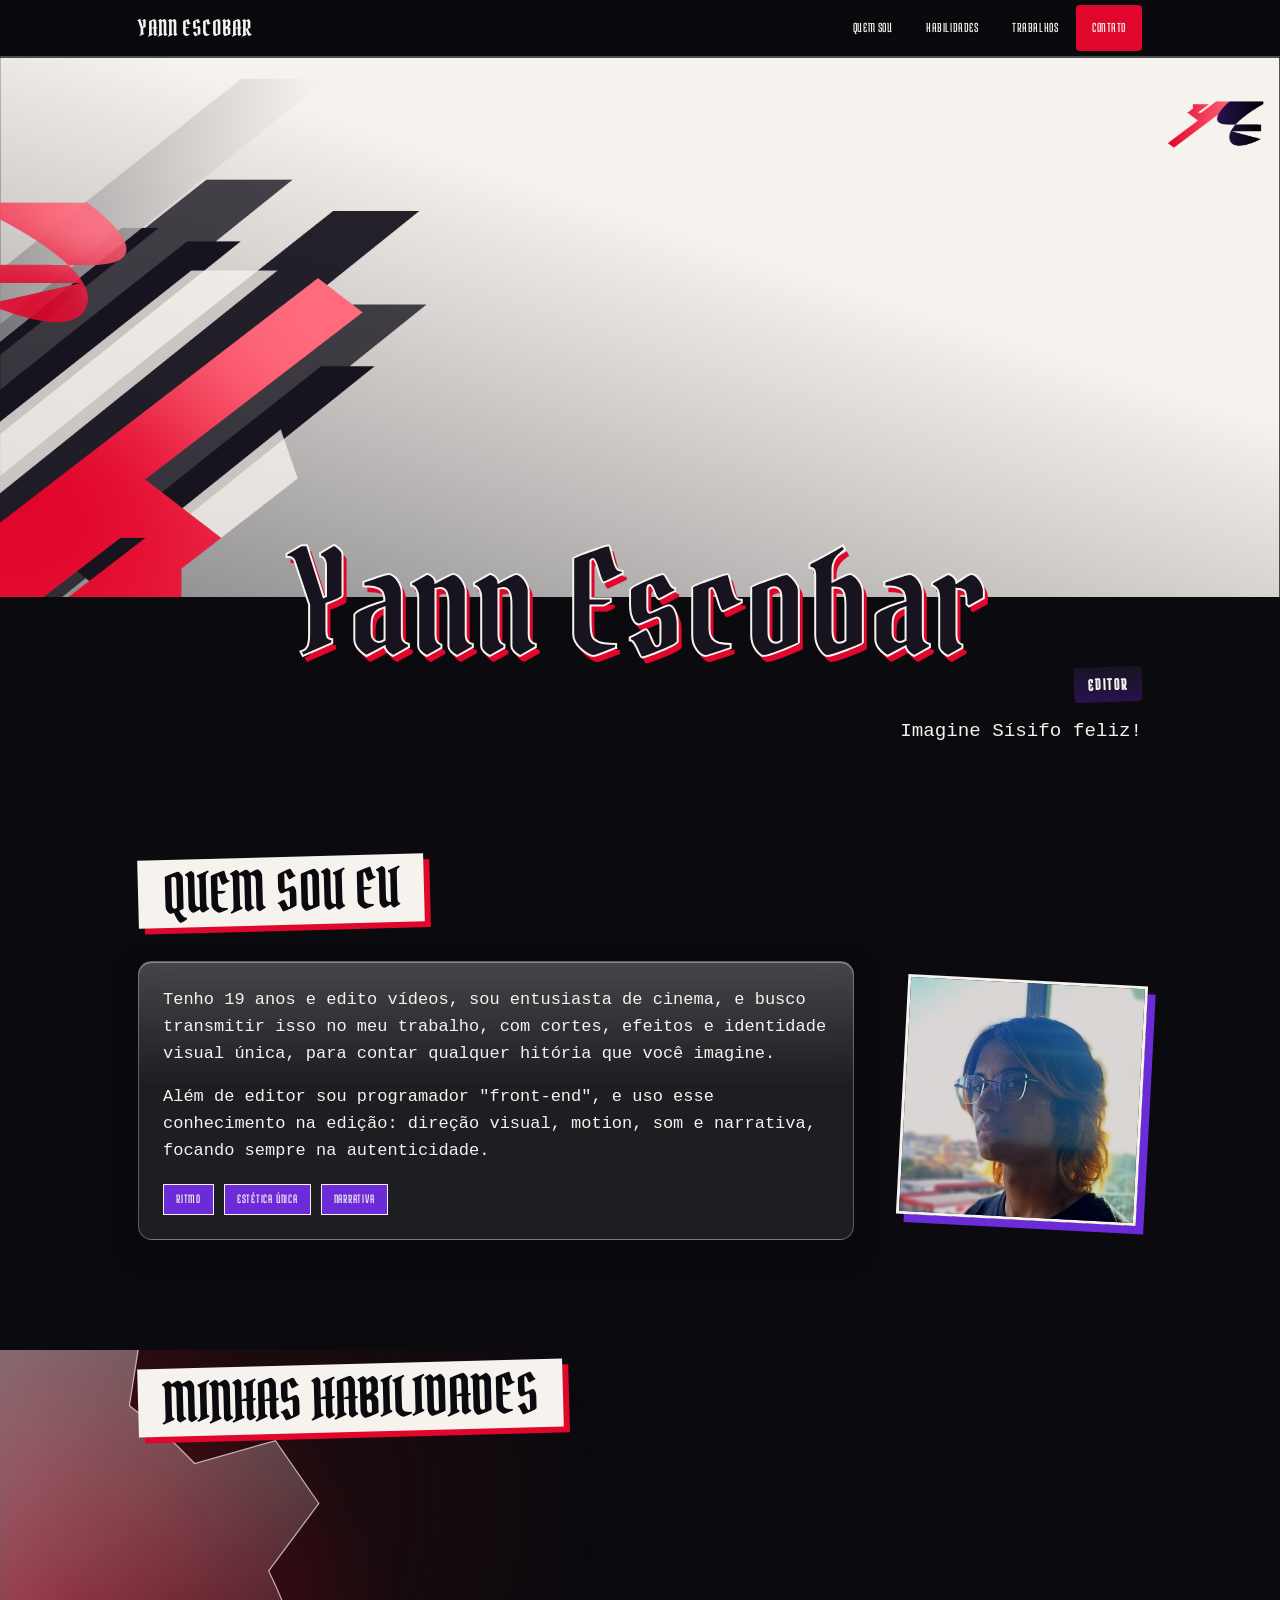
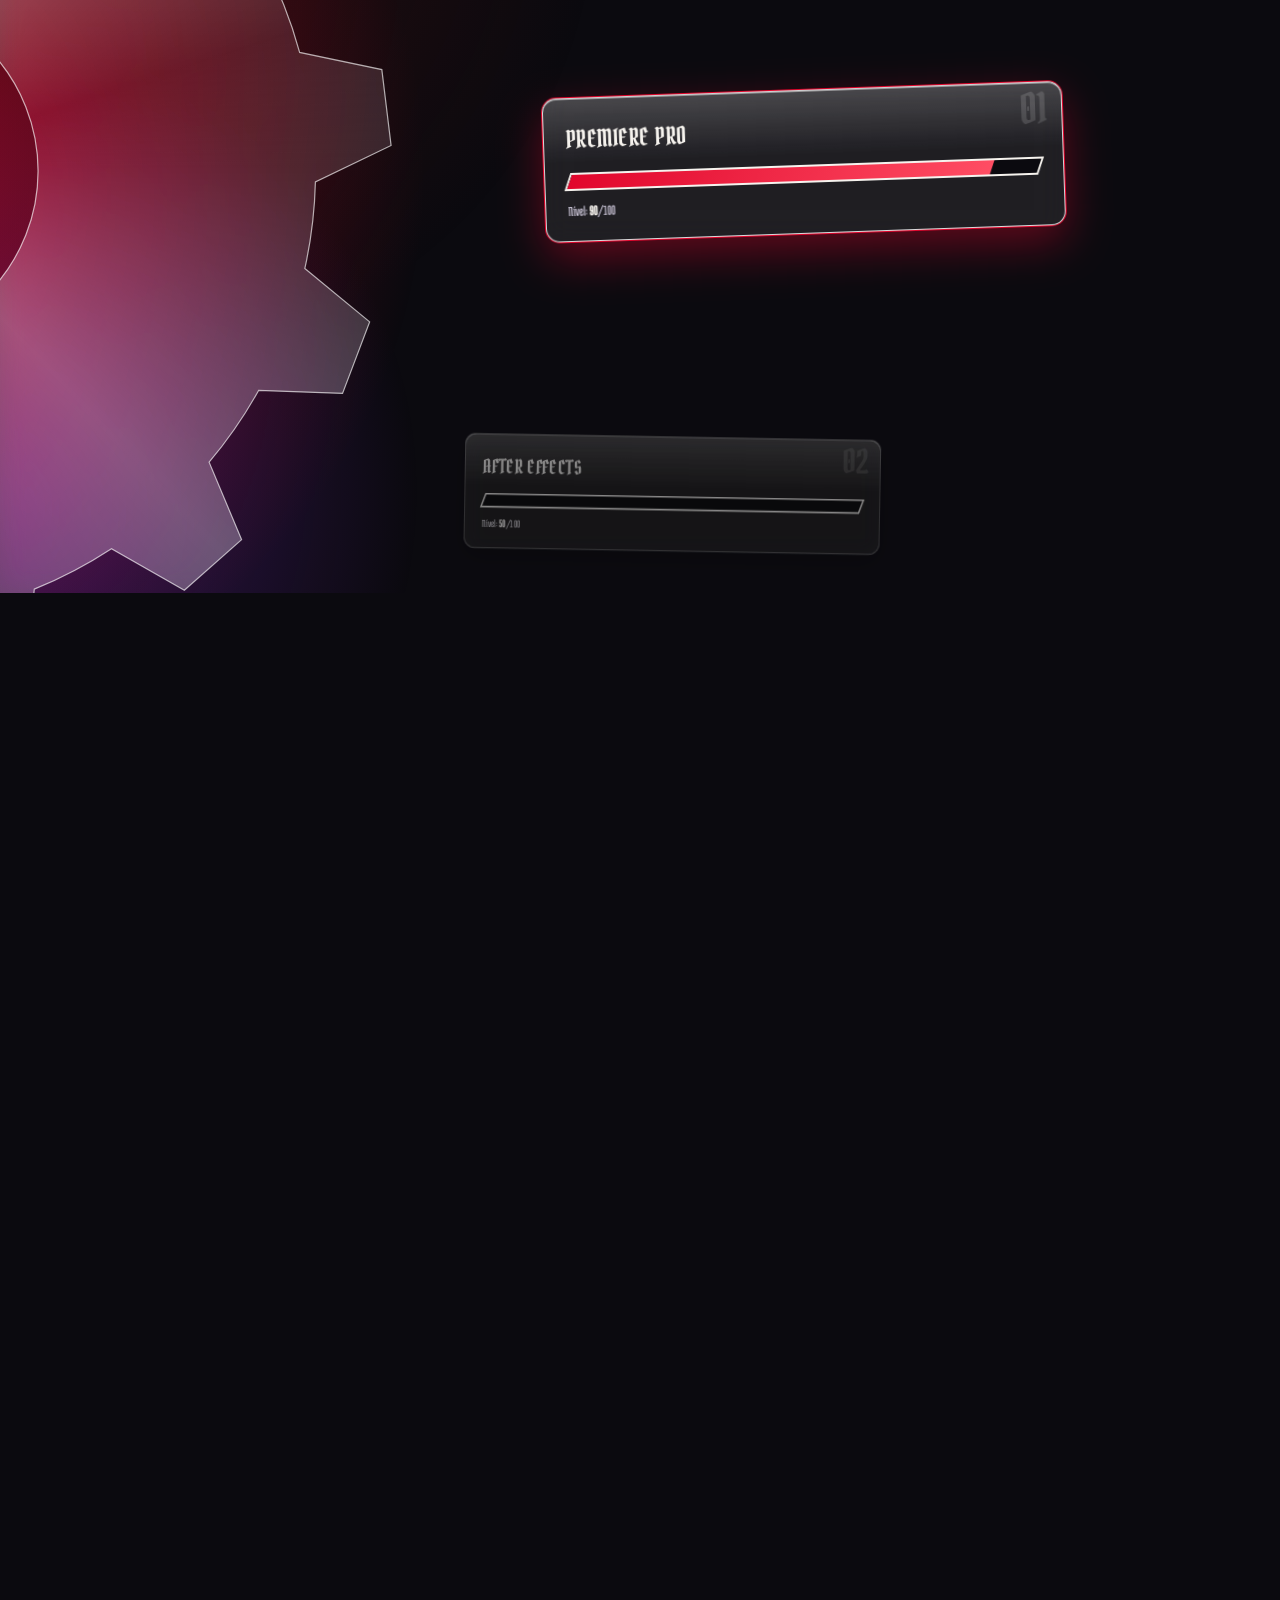
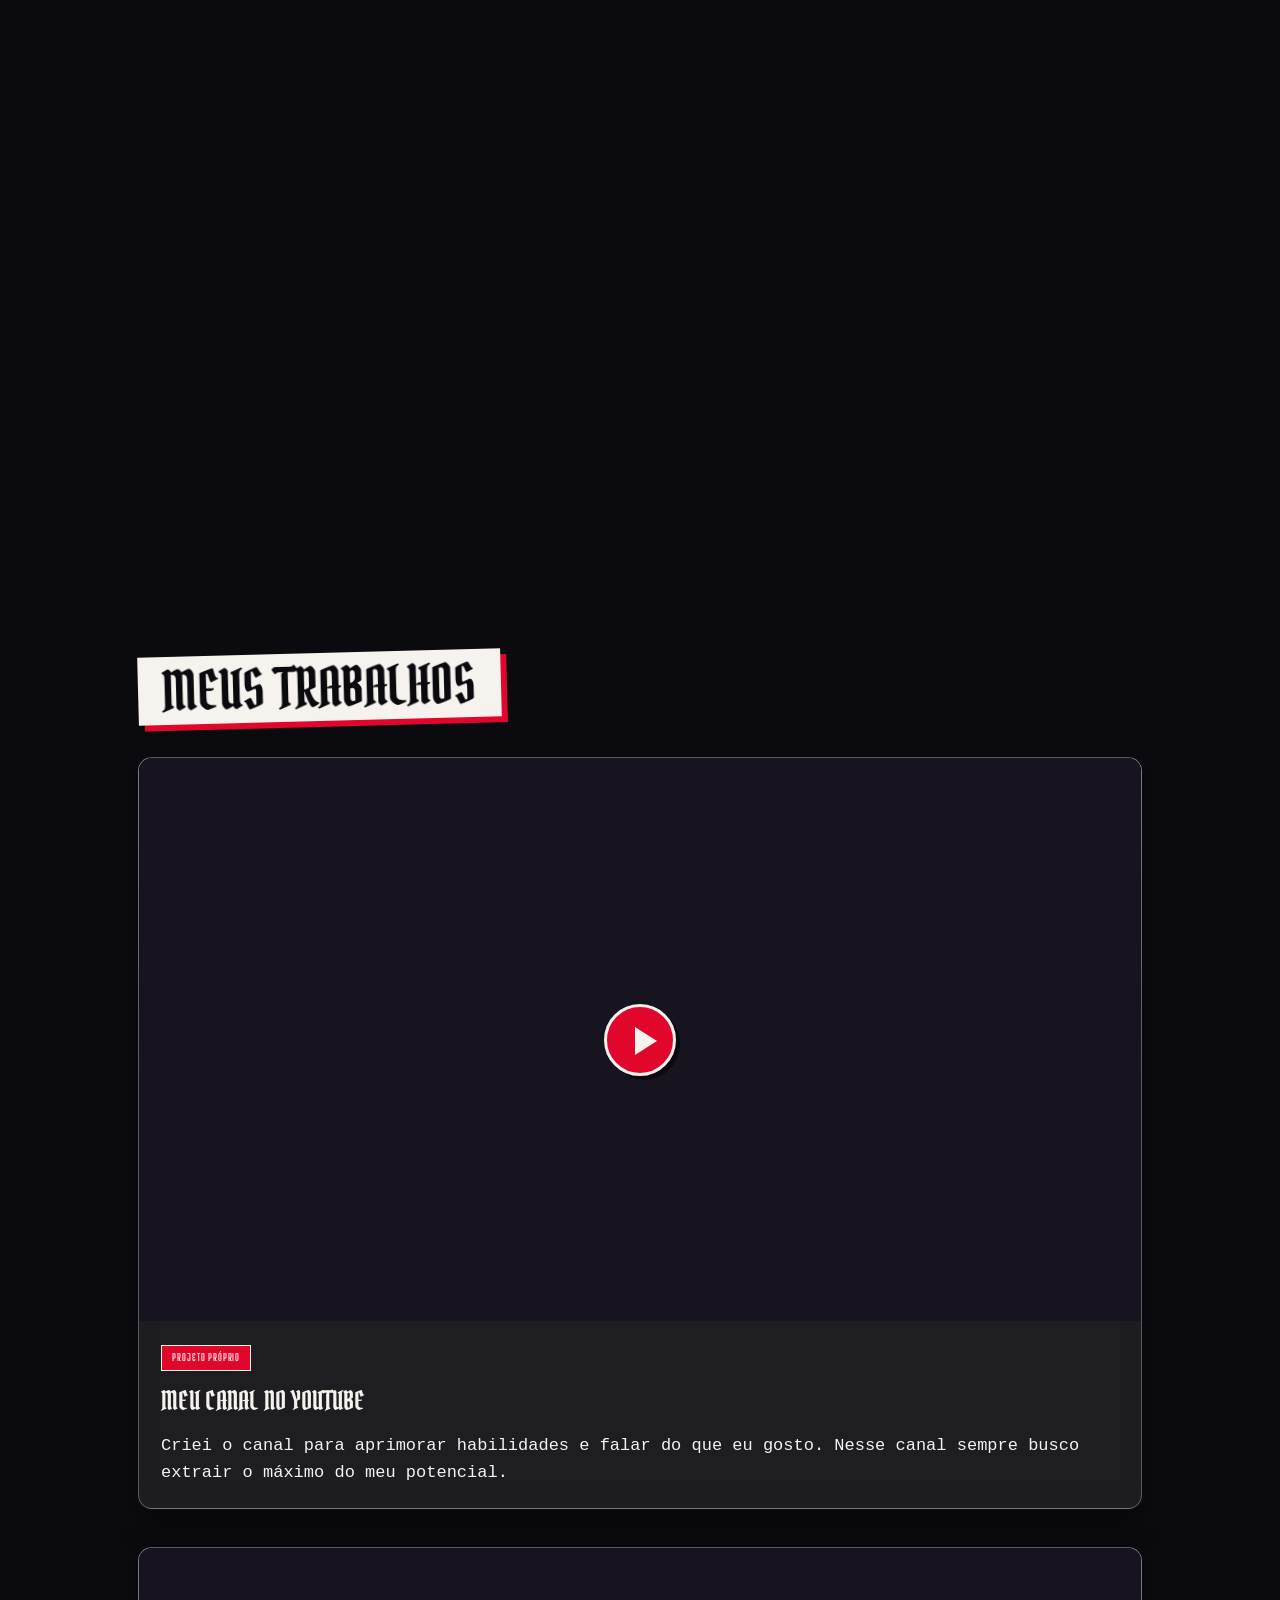
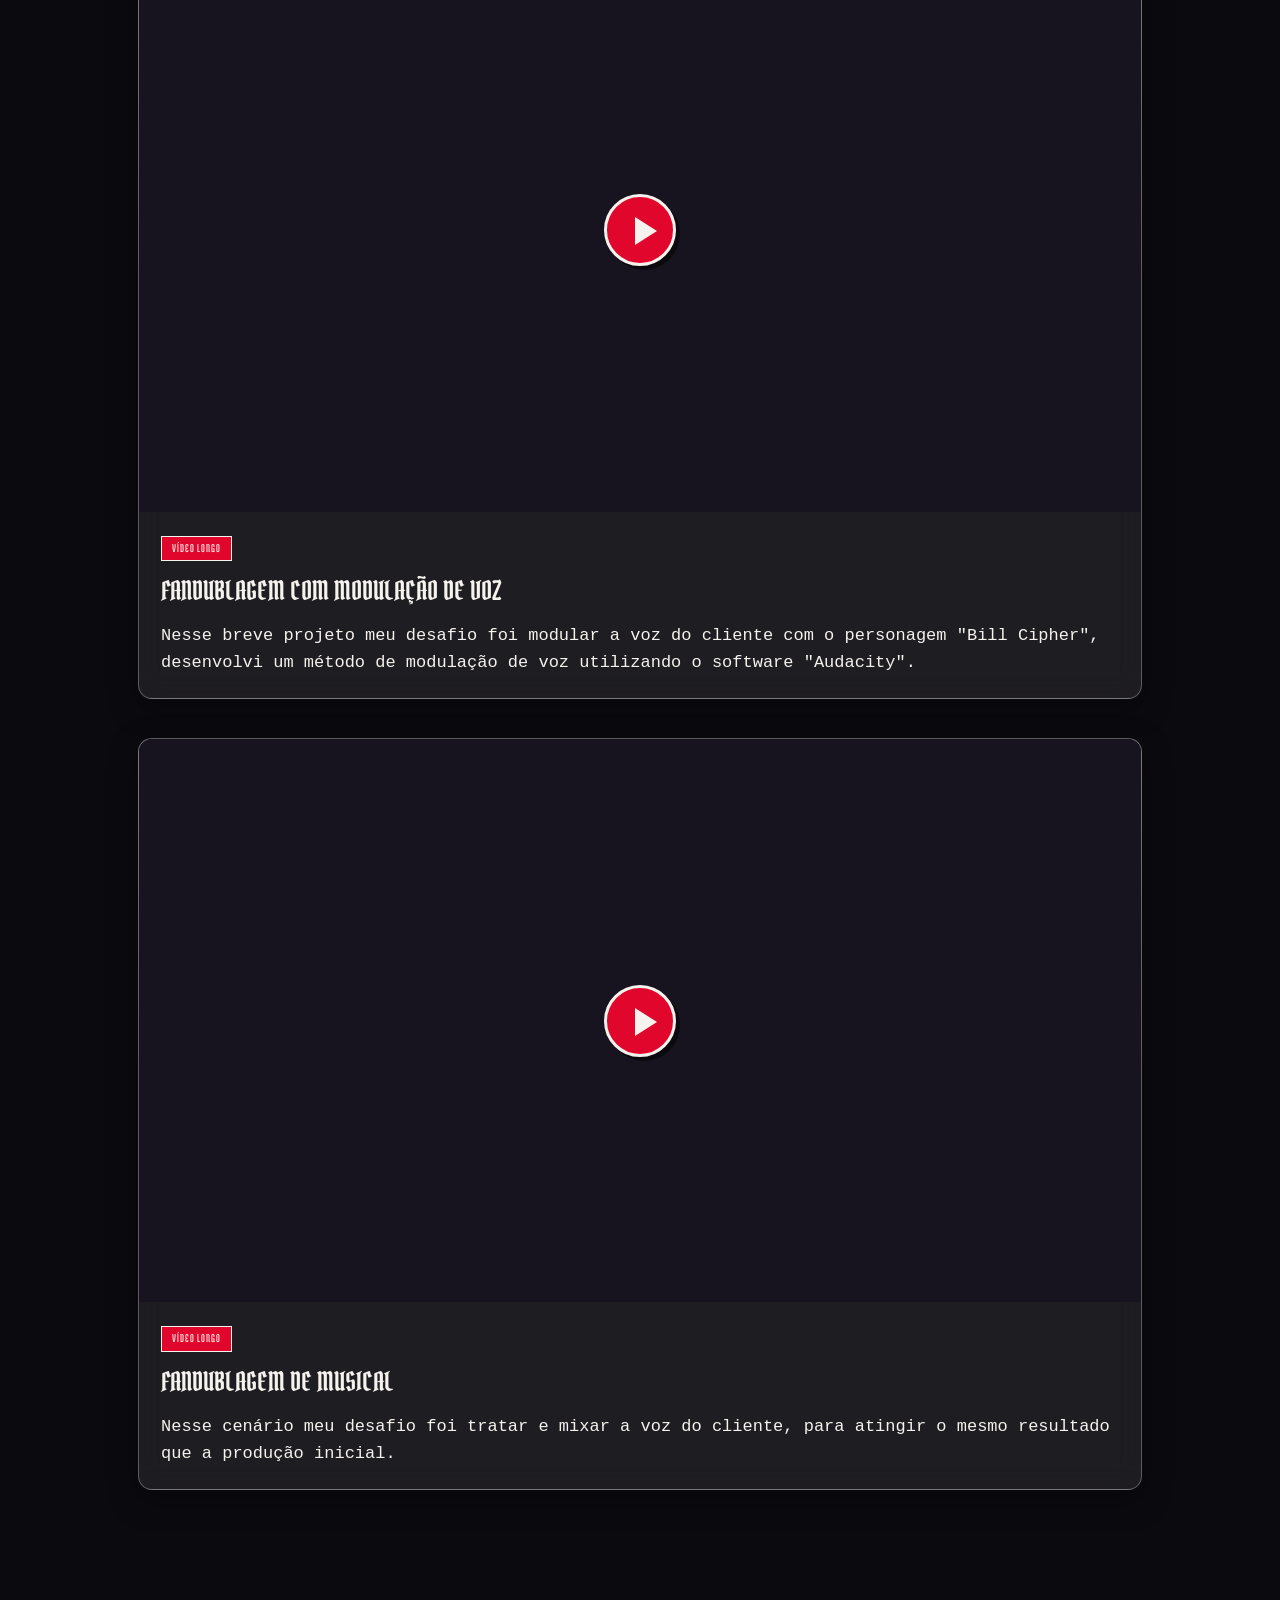
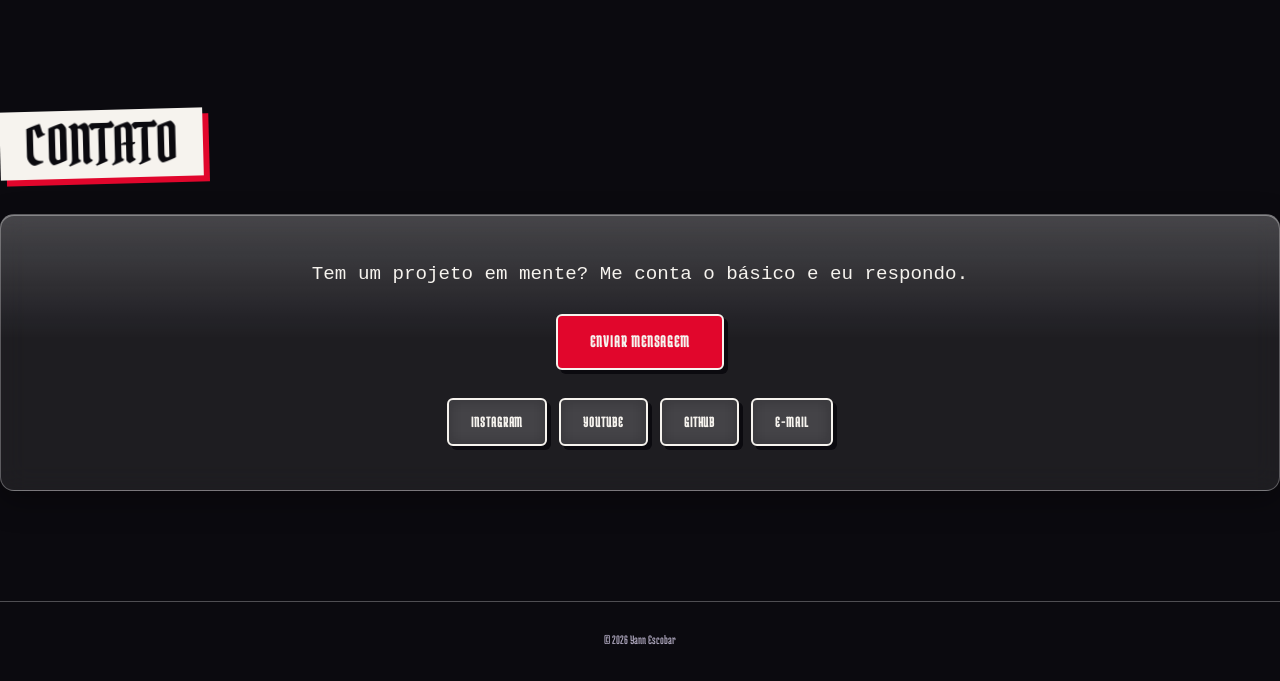
<file: WEB115/index.html>
<!DOCTYPE html>
<html lang="pt-BR">
<head>
    <meta charset="utf-8">
    <meta name="viewport" content="width=device-width, initial-scale=1">
    <title>Yann Escobar — Editor de vídeo</title>
    <meta name="description" content="Portfólio Yann Escobar, editor de vídeo">
    <link rel="stylesheet" href="css/style.css">
</head>
<body>
    <a class="pular" href="#conteudo">Pular para o conteúdo</a>
 
    <!-- NAVEGAÇÃO (sticky, vidro) -->
    <header class="topo">
        <nav class="nav container" aria-label="Principal">
            <a class="logo" href="#inicio">YANN ESCOBAR</a>
            <ul>
                <li><a href="#quem-sou">Quem sou</a></li>
                <li><a href="#habilidades">Habilidades</a></li>
                <li><a href="#trabalhos">Trabalhos</a></li>
                <li><a href="#contato">Contato</a></li>
            </ul>
        </nav>
    </header>
 
    <main id="conteudo">
        <!-- HERO -->
        <section class="hero" id="inicio">
            <img src="img/BGPortfolio.png" alt="IMagem de fundo do portfólio" class="hero-bg" loading="lazy">
            <h1>Yann <span>Escobar</span></h1>
        </section>

        <section class="hero-info">
            <div class="container">
                <p class="sub">Editor</p>
                <p class="lema">Imagine Sísifo feliz!</p>
            </div>
        </section>
 
        <!-- 1. QUEM SOU EU -->
        <section class="secao" id="quem-sou" aria-labelledby="t-quem">
            <div class="container reveal">
                <h2 class="titulo-secao" id="t-quem">Quem sou eu</h2>
 
                <div class="quem">
                    <div class="vidro quem-texto">
                        <p>Tenho 19 anos e edito vídeos, sou entusiasta de cinema, e busco transmitir isso no meu trabalho, com cortes, efeitos e identidade visual única, para contar qualquer hitória que você imagine.</p>
                        <p>Além de editor sou programador "front-end", e uso esse conhecimento na edição: direção visual, motion, som e narrativa, focando sempre na autenticidade.</p>
                        <ul class="chips" aria-label="Posicionamento">
                            <li>Ritmo</li>
                            <li>Estética única</li>
                            <li>Narrativa</li>
                        </ul>
                    </div>
                    <img class="foto" src="img/PfpY.jpeg" alt="Retrato de Yann Escobar" width="220" height="220" loading="lazy">
                </div>
            </div>
        </section>
 
        <!-- 2. HABILIDADES -->
        <section class="secao skills-secao" id="habilidades" aria-labelledby="t-hab" style="--n: 6">
            <div class="skills-palco">
                <div class="skills-cabeca container">
                    <h2 class="titulo-secao" id="t-hab">Minhas habilidades</h2>
                </div>
        
                <!-- Engrenagem de vidro. O formato é desenhado pelo script. -->
                <div class="engrenagem" aria-hidden="true">
                    <div class="engrenagem-vidro"></div>
                    <svg class="engrenagem-contorno" viewBox="0 0 200 200" focusable="false">
                        <path id="gear-path"></path>
                    </svg>
                </div>
        
                <div class="skills-lista container">
                    <ul class="skills">
                        <!-- --i = posição do card na roda (0, 1, 2...). --nivel = proficiência. -->
                        <li class="skill vidro" style="--i: 0; --nivel: 90">
                            <span class="skill-num" aria-hidden="true">01</span>
                            <h3>Premiere Pro</h3>
                            <div class="barra" aria-hidden="true"><i></i></div>
                            <p class="nivel">Nível: <strong>90</strong>/100</p>
                        </li>
                        
                        <li class="skill vidro" style="--i: 1; --nivel: 50">
                            <span class="skill-num" aria-hidden="true">02</span>
                            <h3>After Effects</h3>
                            <div class="barra" aria-hidden="true"><i></i></div>
                            <p class="nivel">Nível: <strong>50</strong>/100</p>
                        </li>

                        <li class="skill vidro" style="--i: 2; --nivel: 65">
                            <span class="skill-num" aria-hidden="true">03</span>
                            <h3>Color grading</h3>
                            <div class="barra" aria-hidden="true"><i></i></div>
                            <p class="nivel">Nível: <strong>65</strong>/100</p>
                        </li>

                        <li class="skill vidro" style="--i: 3; --nivel: 75">
                            <span class="skill-num" aria-hidden="true">04</span>
                            <h3>Edição de áudio</h3>
                            <div class="barra" aria-hidden="true"><i></i></div>
                            <p class="nivel">Nível: <strong>75</strong>/100</p>
                        </li>

                        <li class="skill vidro" style="--i: 4; --nivel: 40">
                            <span class="skill-num" aria-hidden="true">05</span>
                            <h3>Motion e Animação</h3>
                            <div class="barra" aria-hidden="true"><i></i></div>
                            <p class="nivel">Nível: <strong>40</strong>/100</p>
                        </li>
                        <li class="skill vidro" style="--i: 5; --nivel: 80">
                            <span class="skill-num" aria-hidden="true">06</span>
                            <h3>Roteiro e storytelling</h3>
                            <div class="barra" aria-hidden="true"><i></i></div>
                            <p class="nivel">Nível: <strong>80</strong>/100</p>
                        </li>
                    </ul>
                </div>
        
            </div>
        </section>
 
        <!-- 3. MEUS TRABALHOS -->
        <section class="secao" id="trabalhos" aria-labelledby="t-trab">
            <div class="container reveal">
                <h2 class="titulo-secao" id="t-trab">Meus Trabalhos</h2>
 
                <div class="trabalhos">
                    <article class="trabalho vidro">
                        <div class="video-wrap">
                            <button class="video-facade" type="button"
                                    data-video-id="N-sZhAeKcjs"
                                    data-title="Vídeo do canal YannOproprio, formato de gameplay no YouTube"
                                    aria-label="Reproduzir vídeo: YannOproprio Gameplay">
                                <span class="play" aria-hidden="true"></span>
                            </button>
                        </div>

                        <div class="trabalho-info">
                            <p class="tag">Projeto próprio</p>
                            <h3>Meu canal no YouTube</h3>
                            <p>Criei o canal para aprimorar habilidades e falar do que eu gosto. Nesse canal sempre busco extrair o máximo do meu potencial.</p>
                        </div>
                    </article>

                    <!-- Segundo vídeo-->

                    <article class="trabalho vidro">
                        <div class="video-wrap">
                            <button class="video-facade" type="button"
                                data-video-id="9FY46G49OEM"
                                data-title="Vídeo do canal R1beiro, formato fandublagem"
                                aria-label="Reproduzir vídeo: R1beiro Fandublagem Bill Cipher">
                                <span class="play" aria-hidden="true"></span>
                            </button>
                        </div>

                        <div class="trabalho-info">
                            <p class="tag">Vídeo longo</p> <!-- Tag depois Título e breve descrição para deixar o site enchuto -->
                            <h3>Fandublagem com Modulação de voz</h3>
                            <p>Nesse breve projeto meu desafio foi modular a voz do cliente com o personagem "Bill Cipher", desenvolvi um método de modulação de voz utilizando o software "Audacity".</p>
                        </div>
                    </article>

                    <!-- Terceiro vídeo-->

                    <article class="trabalho vidro">
                        <div class="video-wrap">
                            <button class="video-facade" type="button"
                                data-video-id="-D0G8o2I0ZQ"
                                data-title="Vídeo do canal R1beiro, formato fandublagem"
                                aria-label="Reproduzir vídeo: R1beiro Fandublagem Bode Japeth">
                                <span class="play" aria-hidden="true"></span>
                            </button>
                        </div>

                        <div class="trabalho-info">
                            <p class="tag">Vídeo Longo</p>
                                <h3>Fandublagem de Musical</h3>
                                <p>Nesse cenário meu desafio foi tratar e mixar a voz do cliente, para atingir o mesmo resultado que a produção inicial.</p>
                        </div>
                    </article>
                </div>
            </div>
        </section>
 
        <!-- 4. CONTATO -->
        <section class="secao" id="contato" aria-labelledby="t-contato">
            <div class="container-reveal">
                <h2 class="titulo-secao" id="t-contato">Contato</h2>
 
                <div class="contato vidro">
                    <p class="contato-chamada">Tem um projeto em mente? Me conta o básico e eu respondo.</p>
                    <button class="btn btn-vermelho btn-grande" type="button" id="abrir-form" aria-haspopup="dialog">Enviar mensagem</button>
 
                    <ul class="redes" aria-label="Redes sociais e e-mail">
                        <li><a class="btn btn-vidro" href="https://www.instagram.com/yann.oproprio/" target="_blank" rel="noopener noreferrer">Instagram</a></li>
                        <li><a class="btn btn-vidro" href="https://www.youtube.com/channel/UCdgl21NpdBukNlVWkEwS85Q" target="_blank" rel="noopener noreferrer">YouTube</a></li>
                        <li><a class="btn btn-vidro" href="https://github.com/YannEscobar" target="_blank" rel="noopener noreferrer">GitHub</a></li>
                        <li><a class="btn btn-vidro" href="mailto:seuemail@exemplo.com">E-mail</a></li>
                    </ul>
                </div>
            </div>
        </section>
    </main>
 
    <footer class="rodape">
        <p>© 2026 Yann Escobar </p>
    </footer>
 
    <!-- FORMULÁRIO (dialog nativo: foco preso, ESC fecha, acessível) -->
    <dialog id="dialogo-contato" aria-labelledby="t-form">
        <div class="dialogo-corpo">
            <div class="dialogo-topo">
                <h2 id="t-form">Vamos conversar</h2>
                <button class="fechar" type="button" data-fechar aria-label="Fechar formulário">×</button>
            </div>
 
            <form id="form-contato" novalidate>
                <div class="campo">
                    <label for="assunto">Assunto</label>
                    <input id="assunto" name="assunto" type="text" autocomplete="off" required aria-describedby="erro-assunto" placeholder="Ex.: edição de vídeo para YouTube">
                    <p class="erro" id="erro-assunto" aria-live="polite"></p>
                </div>
 
                <div class="campo">
                    <label for="nome">Seu nome</label>
                    <input id="nome" name="nome" type="text" autocomplete="name" required aria-describedby="erro-nome">
                    <p class="erro" id="erro-nome" aria-live="polite"></p>
                </div>
 
                <div class="campo">
                    <label for="contato-info">E-mail ou telefone</label>
                    <input id="contato-info" name="contato" type="text" inputmode="email" autocomplete="email" required aria-describedby="dica-contato erro-contato">
                    <p class="dica" id="dica-contato">Telefone com DDD, ex.: (11) 91234-5678</p>
                    <p class="erro" id="erro-contato" aria-live="polite"></p>
                </div>
 
                <button class="btn btn-vermelho btn-grande" type="submit">Enviar</button>
                <p class="status" id="status-form" role="status"></p>
            </form>
        </div>
    </dialog>
 
    <script src="js/script.js"></script>
</body>
</html>
</file>
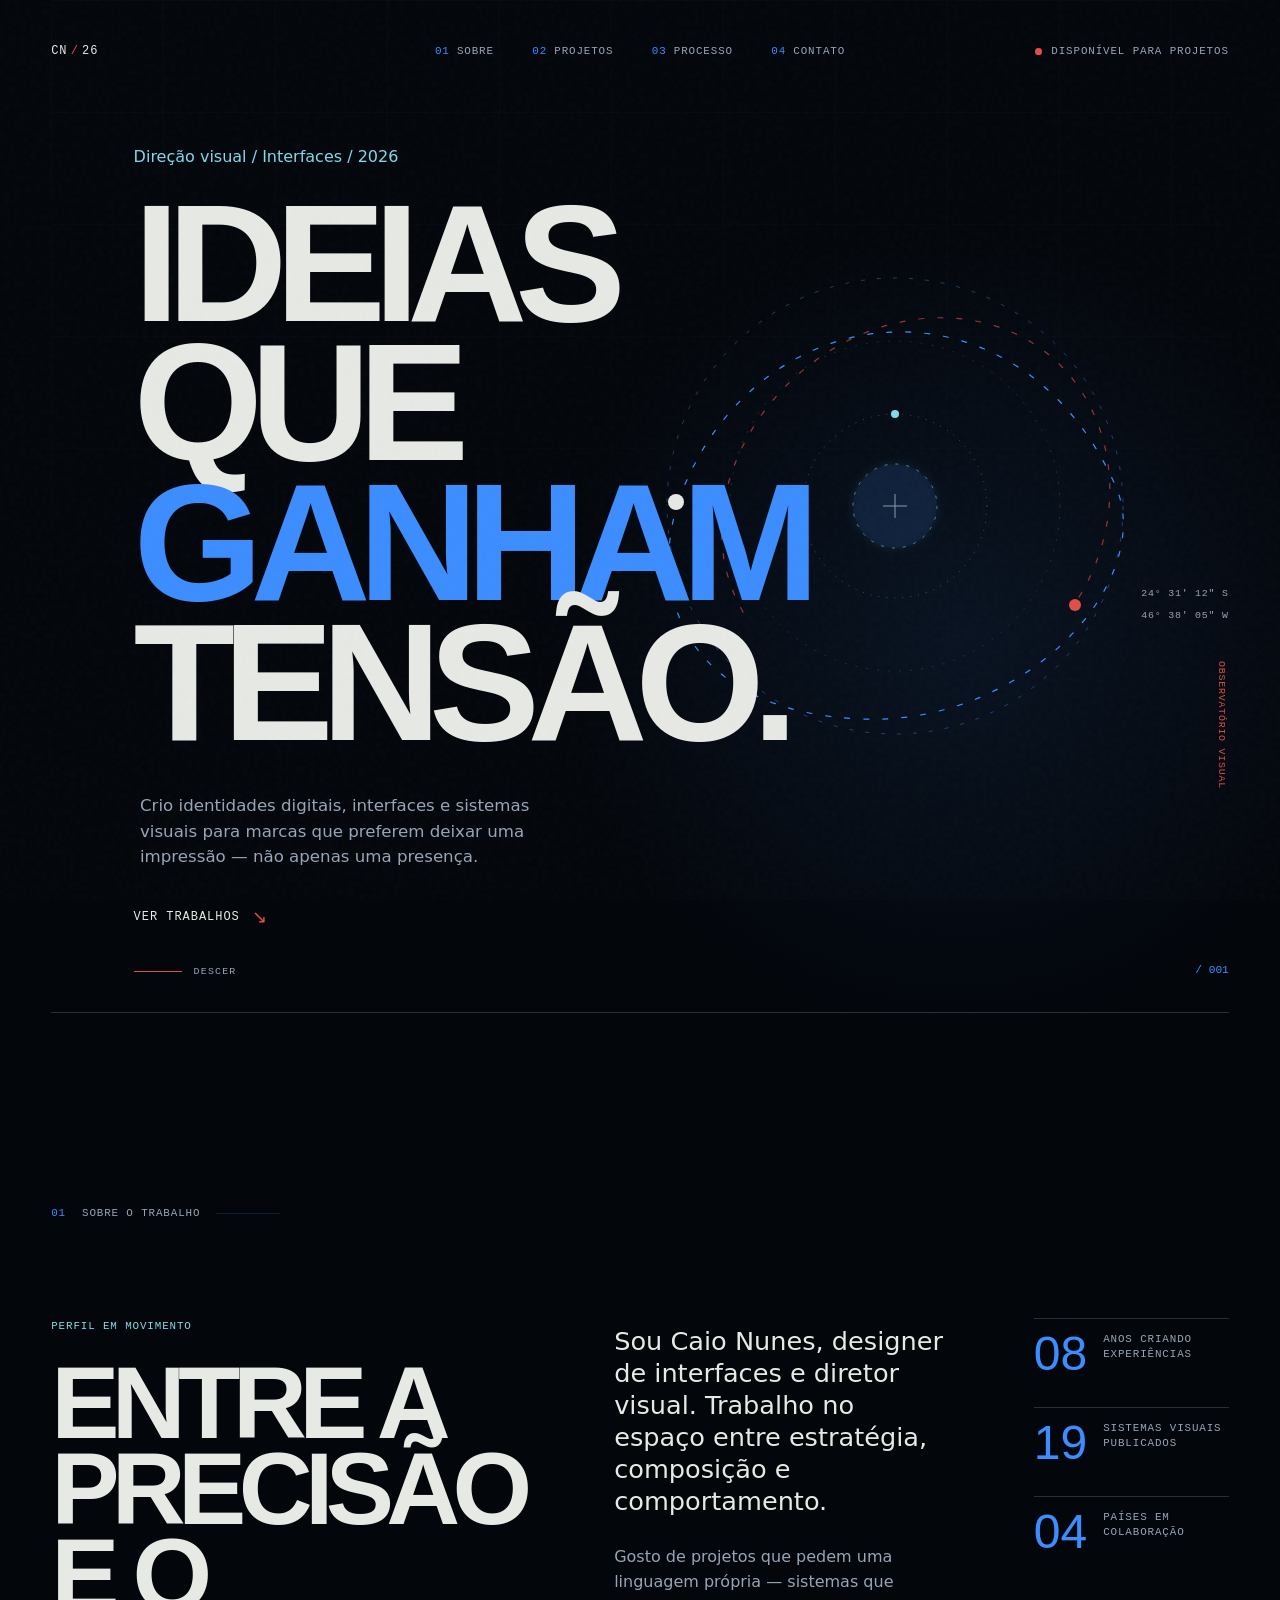
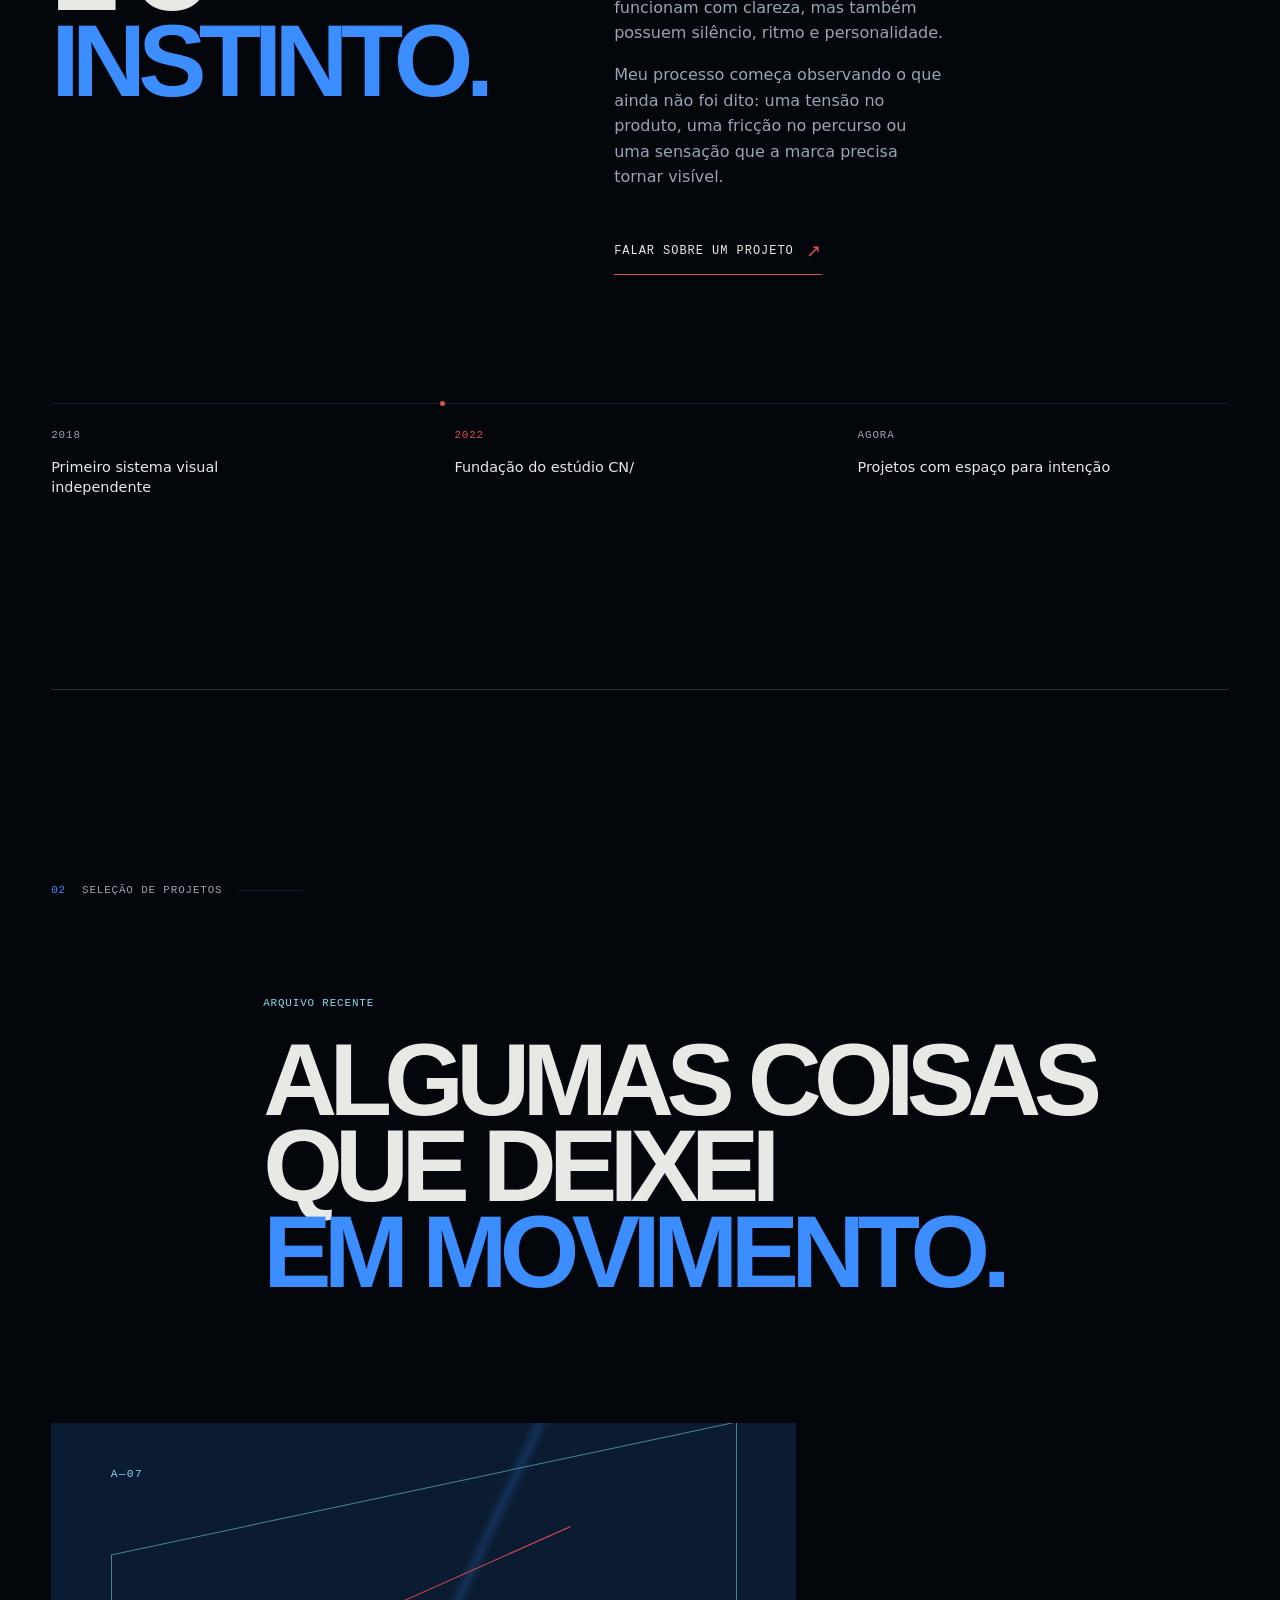
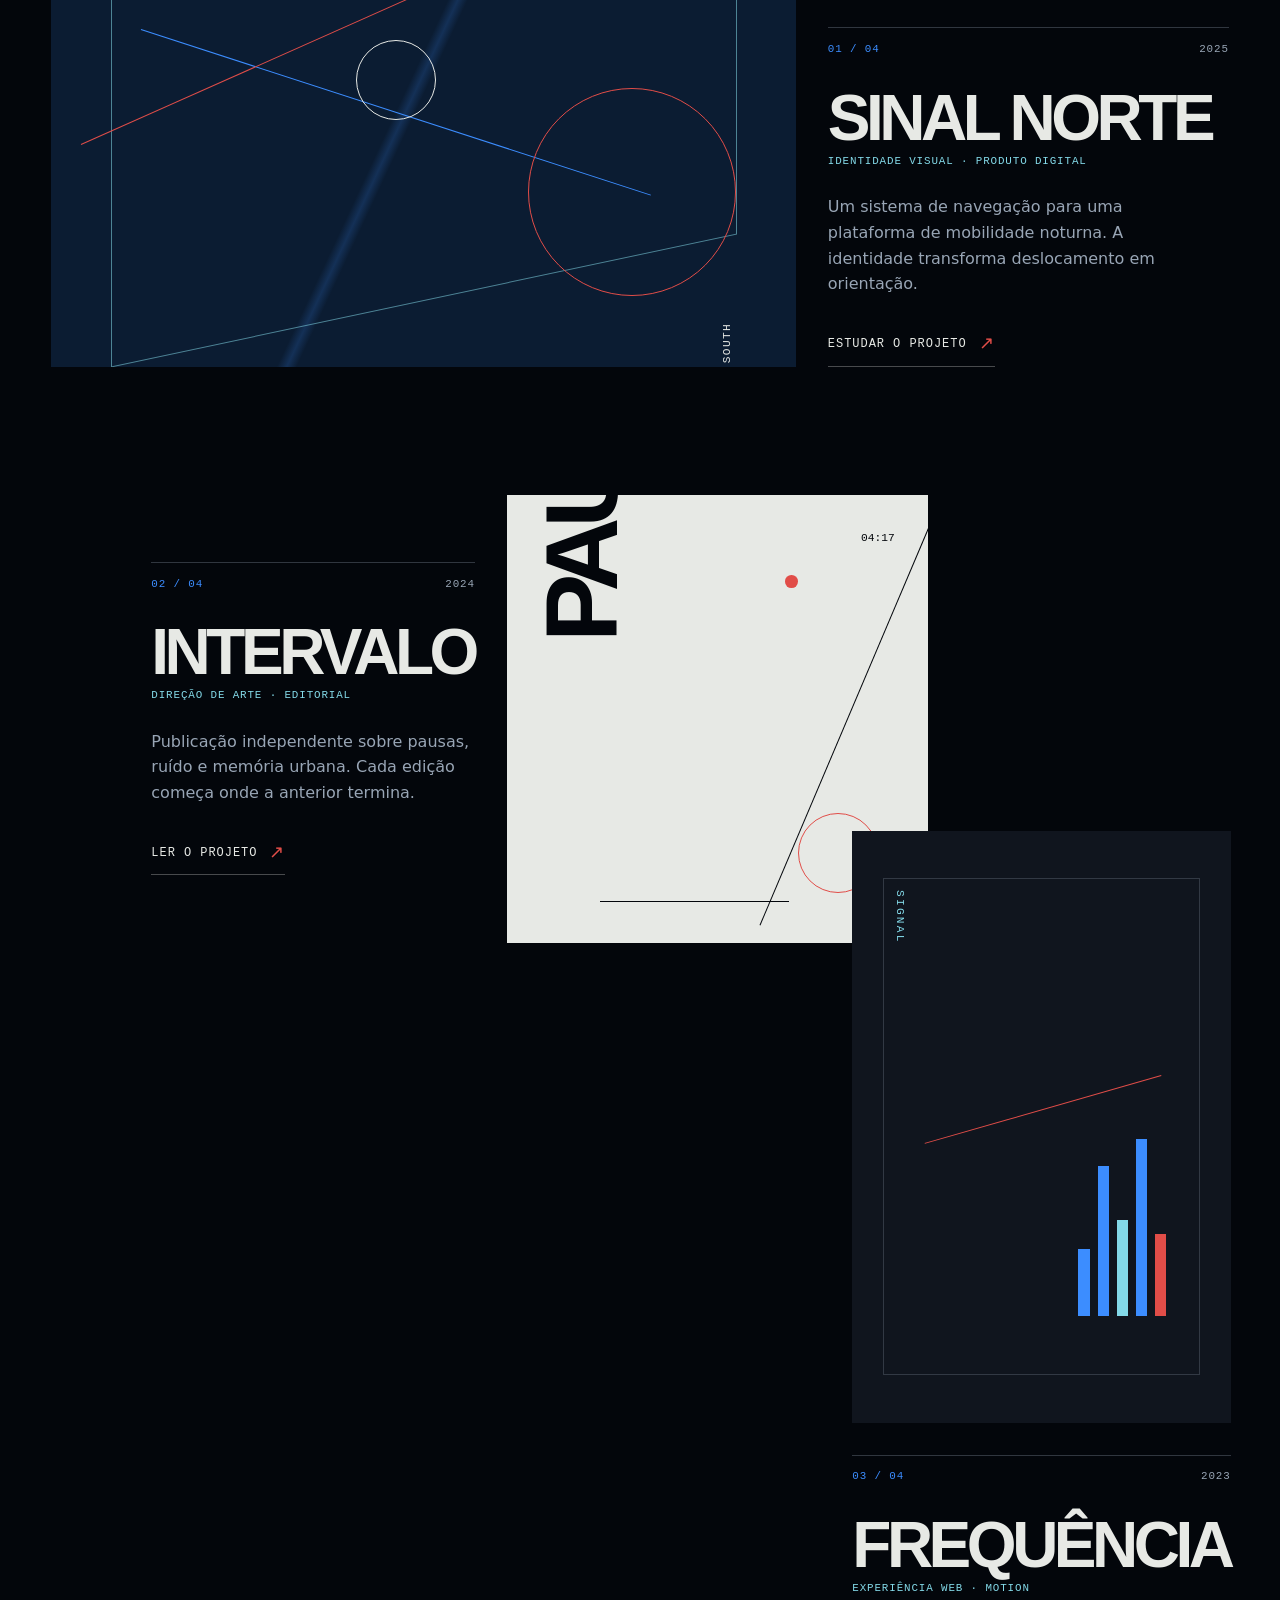
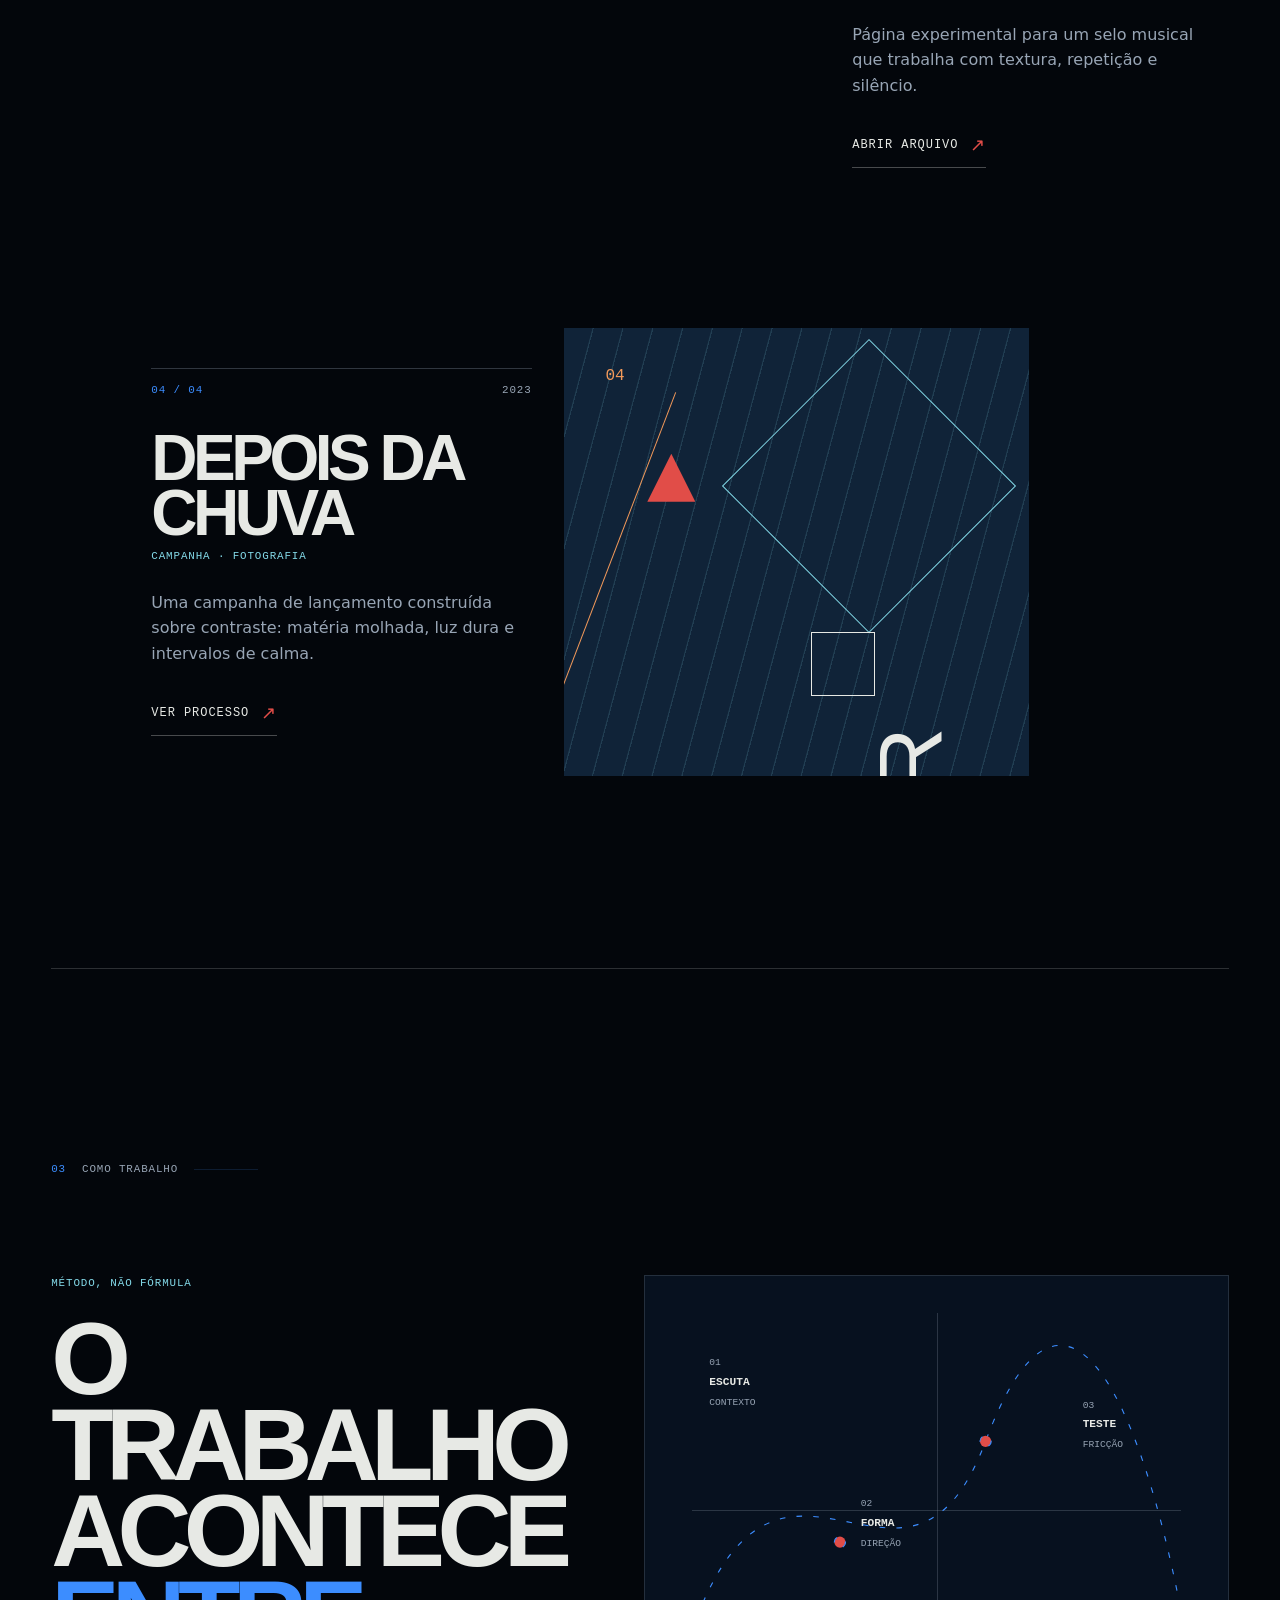
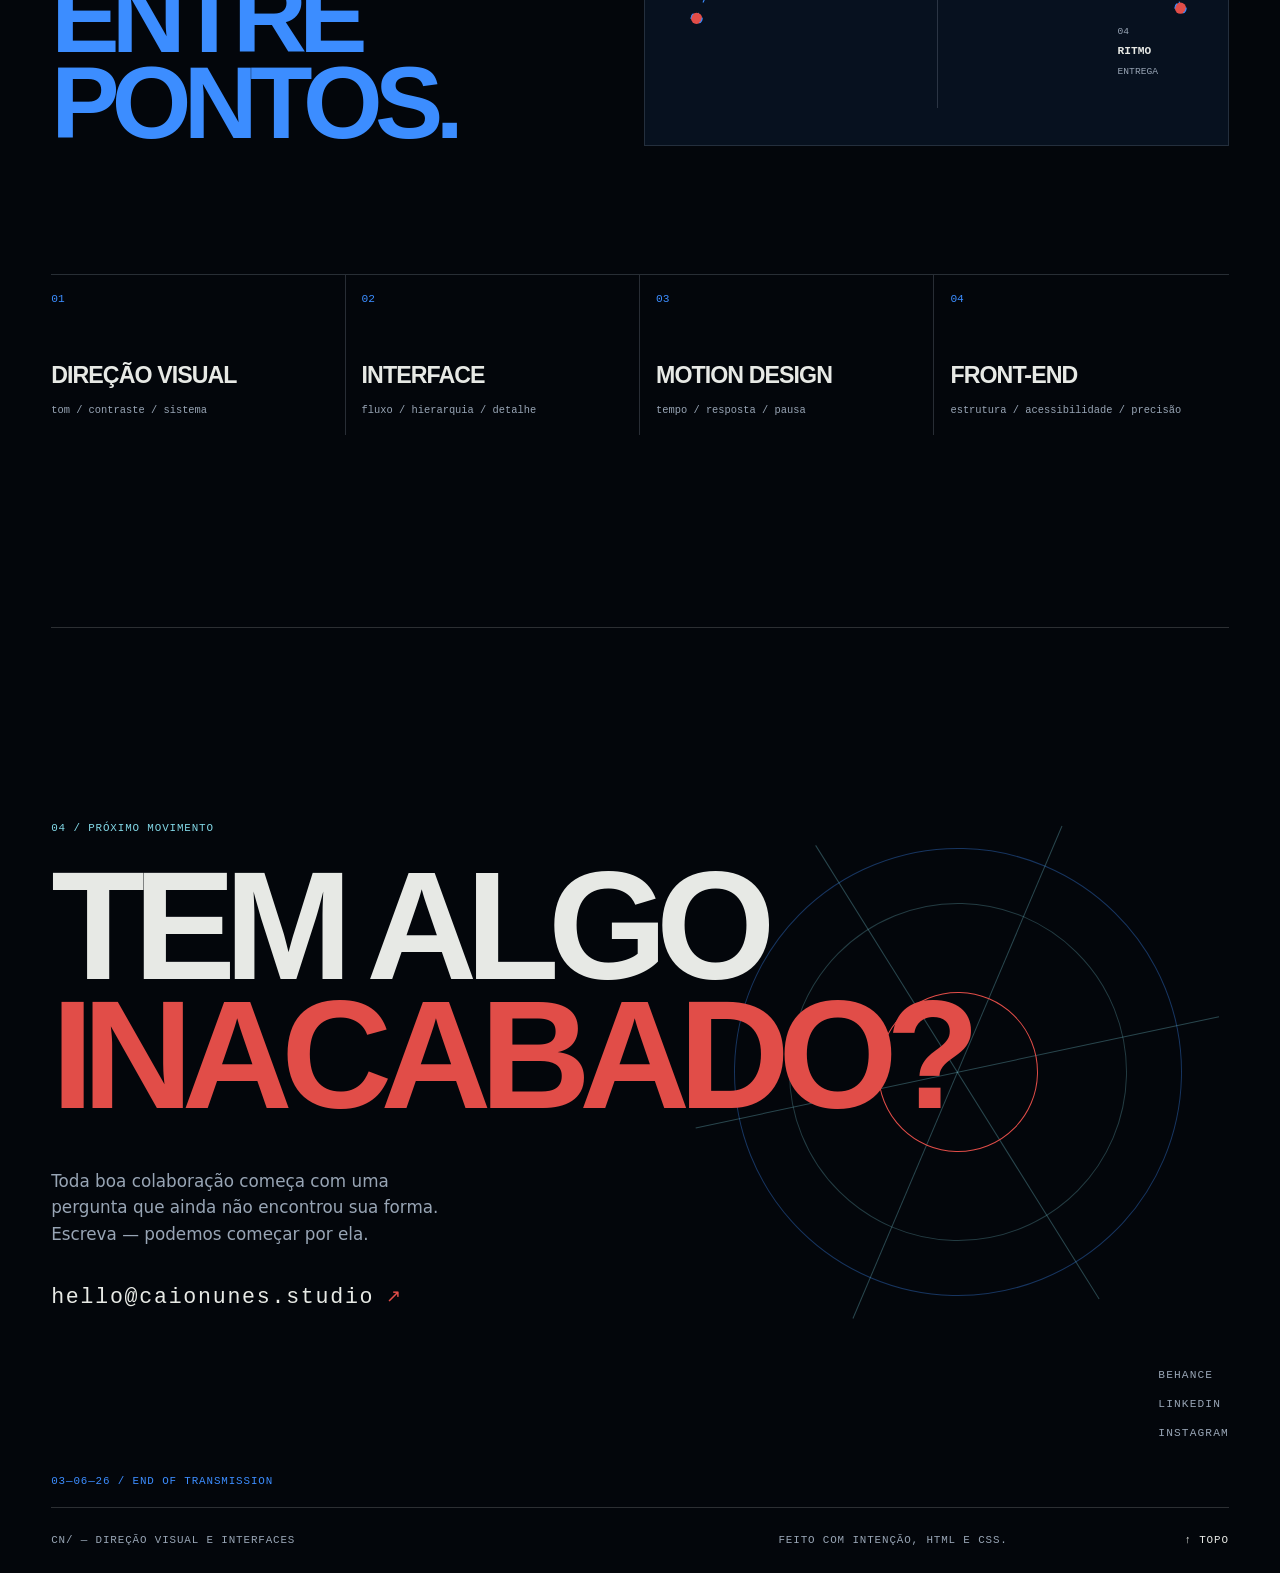
<file: WEB108/vibeCoded-Example/index.html>
<!DOCTYPE html>
<html lang="pt-BR">
<head>
  <meta charset="UTF-8">
  <meta name="viewport" content="width=device-width, initial-scale=1.0">

  <title>Caio Nunes — Direção visual e interfaces</title>
  <meta
    name="description"
    content="Portfólio autoral de Caio Nunes, designer de interfaces e diretor visual especializado em experiências digitais com tensão, ritmo e clareza."
  >

  <link rel="stylesheet" href="style.css">
</head>

<body>
  <a class="skip-link" href="#conteudo">Ir para o conteúdo</a>

  <div class="site-shell">
    <header class="site-header">
      <a class="brand" href="#inicio" aria-label="Voltar ao início">
        CN<span>/</span>26
      </a>

      <nav class="main-nav" aria-label="Navegação principal">
        <a href="#sobre">
          <span>01</span>
          Sobre
        </a>
        <a href="#projetos">
          <span>02</span>
          Projetos
        </a>
        <a href="#processo">
          <span>03</span>
          Processo
        </a>
        <a href="#contato">
          <span>04</span>
          Contato
        </a>
      </nav>

      <p class="header-status">
        <span class="status-dot" aria-hidden="true"></span>
        Disponível para projetos
      </p>
    </header>

    <main id="conteudo">
      <section class="hero" id="inicio" aria-labelledby="hero-title">
        <div class="hero-grid" aria-hidden="true"></div>

        <svg
          class="hero-orbit"
          viewBox="0 0 620 620"
          role="img"
          aria-label="Composição geométrica abstrata"
        >
          <defs>
            <filter id="softGlow" x="-50%" y="-50%" width="200%" height="200%">
              <feGaussianBlur stdDeviation="5" result="blur"/>
              <feMerge>
                <feMergeNode in="blur"/>
                <feMergeNode in="SourceGraphic"/>
              </feMerge>
            </filter>
          </defs>

          <circle class="orbit orbit-one" cx="310" cy="310" r="228"/>
          <circle class="orbit orbit-two" cx="310" cy="310" r="165"/>
          <circle class="orbit orbit-three" cx="310" cy="310" r="92"/>

          <path
            class="orbit-path"
            d="M 93 306 C 170 92, 435 72, 531 291 C 571 384, 442 530, 276 523 C 110 516, 61 409, 93 306 Z"
          />

          <path
            class="orbit-path orbit-path-offset"
            d="M 158 416 C 82 283, 222 105, 378 123 C 512 139, 567 292, 489 409"
          />

          <circle class="orbit-point point-one" cx="91" cy="306" r="8"/>
          <circle class="orbit-point point-two" cx="490" cy="409" r="6"/>
          <circle class="orbit-point point-three" cx="310" cy="218" r="4"/>

          <g class="orbit-cross">
            <line x1="298" y1="310" x2="322" y2="310"/>
            <line x1="310" y1="298" x2="310" y2="322"/>
          </g>

          <circle
            class="orbit-core"
            cx="310"
            cy="310"
            r="42"
            filter="url(#softGlow)"
          />
        </svg>

        <div class="hero-copy">
          <p class="eyebrow">
            Direção visual / Interfaces / 2026
          </p>

          <h1 id="hero-title">
            Ideias que<br>
            <em>ganham</em><br>
            tensão.
          </h1>

          <p class="hero-intro">
            Crio identidades digitais, interfaces e sistemas visuais
            para marcas que preferem deixar uma impressão — não apenas
            uma presença.
          </p>

          <a class="text-link" href="#projetos">
            Ver trabalhos
            <span aria-hidden="true">↘</span>
          </a>
        </div>

        <div class="hero-side-note">
          <span>24° 31′ 12″ S</span>
          <span>46° 38′ 05″ W</span>
          <span class="vertical-label">observatório visual</span>
        </div>

        <div class="scroll-cue" aria-hidden="true">
          <span class="scroll-line"></span>
          <span>descer</span>
        </div>

        <p class="hero-index" aria-hidden="true">/ 001</p>
      </section>

      <section class="about section-frame" id="sobre" aria-labelledby="about-title">
        <div class="section-label">
          <span>01</span>
          <span>Sobre o trabalho</span>
        </div>

        <div class="about-layout">
          <div class="about-heading">
            <p class="kicker">Perfil em movimento</p>
            <h2 id="about-title">
              Entre a<br>
              precisão e o<br>
              <span>instinto.</span>
            </h2>
          </div>

          <div class="about-text">
            <p class="large-copy">
              Sou Caio Nunes, designer de interfaces e diretor visual.
              Trabalho no espaço entre estratégia, composição e comportamento.
            </p>

            <p>
              Gosto de projetos que pedem uma linguagem própria — sistemas
              que funcionam com clareza, mas também possuem silêncio,
              ritmo e personalidade.
            </p>

            <p>
              Meu processo começa observando o que ainda não foi dito:
              uma tensão no produto, uma fricção no percurso ou uma
              sensação que a marca precisa tornar visível.
            </p>

            <a class="outline-link" href="mailto:hello@caionunes.studio">
              <span>Falar sobre um projeto</span>
              <span aria-hidden="true">↗</span>
            </a>
          </div>

          <div class="about-meta">
            <div class="meta-item">
              <span class="meta-number">08</span>
              <span class="meta-caption">anos criando<br>experiências</span>
            </div>

            <div class="meta-item">
              <span class="meta-number">19</span>
              <span class="meta-caption">sistemas visuais<br>publicados</span>
            </div>

            <div class="meta-item">
              <span class="meta-number">04</span>
              <span class="meta-caption">países em<br>colaboração</span>
            </div>
          </div>
        </div>

        <div class="timeline" aria-label="Linha do tempo profissional">
          <div class="timeline-line"></div>

          <div class="timeline-entry">
            <span>2018</span>
            <strong>Primeiro sistema visual independente</strong>
          </div>

          <div class="timeline-entry timeline-entry-current">
            <span>2022</span>
            <strong>Fundação do estúdio CN/</strong>
          </div>

          <div class="timeline-entry">
            <span>agora</span>
            <strong>Projetos com espaço para intenção</strong>
          </div>
        </div>
      </section>

      <section class="projects section-frame" id="projetos" aria-labelledby="projects-title">
        <div class="section-label">
          <span>02</span>
          <span>Seleção de projetos</span>
        </div>

        <div class="projects-intro">
          <p class="kicker">Arquivo recente</p>
          <h2 id="projects-title">
            Algumas coisas<br>
            que deixei<br>
            <span>em movimento.</span>
          </h2>
        </div>

        <div class="project-list">
          <article class="project project-wide">
            <div class="project-art art-transit" aria-hidden="true">
              <span class="art-station">A—07</span>
              <span class="art-line art-line-one"></span>
              <span class="art-line art-line-two"></span>
              <span class="art-circle"></span>
              <span class="art-label">NORTH / SOUTH</span>
            </div>

            <div class="project-info">
              <div class="project-heading">
                <p class="project-index">01 / 04</p>
                <p class="project-year">2025</p>
              </div>

              <h3>Sinal Norte</h3>
              <p class="project-category">Identidade visual · Produto digital</p>
              <p class="project-description">
                Um sistema de navegação para uma plataforma de mobilidade
                noturna. A identidade transforma deslocamento em orientação.
              </p>

              <a class="project-link" href="#contato">
                Estudar o projeto
                <span aria-hidden="true">↗</span>
              </a>
            </div>
          </article>

          <article class="project project-offset">
            <div class="project-info">
              <div class="project-heading">
                <p class="project-index">02 / 04</p>
                <p class="project-year">2024</p>
              </div>

              <h3>Intervalo</h3>
              <p class="project-category">Direção de arte · Editorial</p>
              <p class="project-description">
                Publicação independente sobre pausas, ruído e memória urbana.
                Cada edição começa onde a anterior termina.
              </p>

              <a class="project-link" href="#contato">
                Ler o projeto
                <span aria-hidden="true">↗</span>
              </a>
            </div>

            <div class="project-art art-interval" aria-hidden="true">
              <span class="interval-word">PAUSA</span>
              <span class="interval-line"></span>
              <span class="interval-marker">04:17</span>
              <span class="interval-dot"></span>
            </div>
          </article>

          <article class="project project-tall">
            <div class="project-art art-signal" aria-hidden="true">
              <span class="signal-word">SIGNAL</span>
              <span class="signal-bars">
                <i></i>
                <i></i>
                <i></i>
                <i></i>
                <i></i>
              </span>
              <span class="signal-red"></span>
            </div>

            <div class="project-info">
              <div class="project-heading">
                <p class="project-index">03 / 04</p>
                <p class="project-year">2023</p>
              </div>

              <h3>Frequência</h3>
              <p class="project-category">Experiência web · Motion</p>
              <p class="project-description">
                Página experimental para um selo musical que trabalha
                com textura, repetição e silêncio.
              </p>

              <a class="project-link" href="#contato">
                Abrir arquivo
                <span aria-hidden="true">↗</span>
              </a>
            </div>
          </article>

          <article class="project project-final">
            <div class="project-info">
              <div class="project-heading">
                <p class="project-index">04 / 04</p>
                <p class="project-year">2023</p>
              </div>

              <h3>Depois da Chuva</h3>
              <p class="project-category">Campanha · Fotografia</p>
              <p class="project-description">
                Uma campanha de lançamento construída sobre contraste:
                matéria molhada, luz dura e intervalos de calma.
              </p>

              <a class="project-link" href="#contato">
                Ver processo
                <span aria-hidden="true">↗</span>
              </a>
            </div>

            <div class="project-art art-rain" aria-hidden="true">
              <span class="rain-word">AFTER</span>
              <span class="rain-slash"></span>
              <span class="rain-number">04</span>
              <span class="rain-square"></span>
            </div>
          </article>
        </div>
      </section>

      <section class="process section-frame" id="processo" aria-labelledby="process-title">
        <div class="section-label">
          <span>03</span>
          <span>Como trabalho</span>
        </div>

        <div class="process-layout">
          <div class="process-heading">
            <p class="kicker">Método, não fórmula</p>
            <h2 id="process-title">
              O trabalho<br>
              acontece<br>
              <span>entre pontos.</span>
            </h2>
          </div>

          <div class="process-diagram" aria-label="Diagrama do processo criativo">
            <div class="diagram-axis axis-horizontal"></div>
            <div class="diagram-axis axis-vertical"></div>

            <div class="diagram-node node-discover">
              <span class="node-number">01</span>
              <strong>Escuta</strong>
              <small>contexto</small>
            </div>

            <div class="diagram-node node-shape">
              <span class="node-number">02</span>
              <strong>Forma</strong>
              <small>direção</small>
            </div>

            <div class="diagram-node node-test">
              <span class="node-number">03</span>
              <strong>Teste</strong>
              <small>fricção</small>
            </div>

            <div class="diagram-node node-release">
              <span class="node-number">04</span>
              <strong>Ritmo</strong>
              <small>entrega</small>
            </div>

            <svg class="diagram-route" viewBox="0 0 520 360" aria-hidden="true">
              <path d="M 46 276 C 125 72, 235 302, 304 118 S 441 76, 478 267"/>
              <circle cx="46" cy="276" r="5"/>
              <circle cx="174" cy="208" r="5"/>
              <circle cx="304" cy="118" r="5"/>
              <circle cx="478" cy="267" r="5"/>
            </svg>
          </div>
        </div>

        <div class="discipline-list">
          <div class="discipline">
            <span>01</span>
            <strong>Direção visual</strong>
            <em>tom / contraste / sistema</em>
          </div>

          <div class="discipline">
            <span>02</span>
            <strong>Interface</strong>
            <em>fluxo / hierarquia / detalhe</em>
          </div>

          <div class="discipline">
            <span>03</span>
            <strong>Motion design</strong>
            <em>tempo / resposta / pausa</em>
          </div>

          <div class="discipline">
            <span>04</span>
            <strong>Front-end</strong>
            <em>estrutura / acessibilidade / precisão</em>
          </div>
        </div>
      </section>

      <section class="contact section-frame" id="contato" aria-labelledby="contact-title">
        <div class="contact-mark" aria-hidden="true">
          <span></span>
          <span></span>
          <span></span>
        </div>

        <div class="contact-content">
          <p class="kicker">04 / Próximo movimento</p>

          <h2 id="contact-title">
            Tem algo<br>
            <em>inacabado?</em>
          </h2>

          <p class="contact-text">
            Toda boa colaboração começa com uma pergunta que ainda não
            encontrou sua forma. Escreva — podemos começar por ela.
          </p>

          <a class="contact-email" href="mailto:hello@caionunes.studio">
            hello@caionunes.studio
            <span aria-hidden="true">↗</span>
          </a>
        </div>

        <div class="contact-links">
          <a href="https://www.behance.net/" target="_blank" rel="noreferrer">
            Behance
          </a>
          <a href="https://www.linkedin.com/" target="_blank" rel="noreferrer">
            LinkedIn
          </a>
          <a href="https://www.instagram.com/" target="_blank" rel="noreferrer">
            Instagram
          </a>
        </div>

        <p class="contact-coordinate" aria-hidden="true">
          03—06—26 / END OF TRANSMISSION
        </p>
      </section>
    </main>

    <footer class="site-footer">
      <p>CN/ — Direção visual e interfaces</p>
      <p>Feito com intenção, HTML e CSS.</p>
      <a href="#inicio" aria-label="Voltar ao topo">↑ topo</a>
    </footer>
  </div>
  <!-- Esse é um pequeno exemplo de um site "vibe codado" por mim, tem apenas intuito educacional e não representa meu trabalho como desenvolvedor.-->
</body>
</html>
</file>
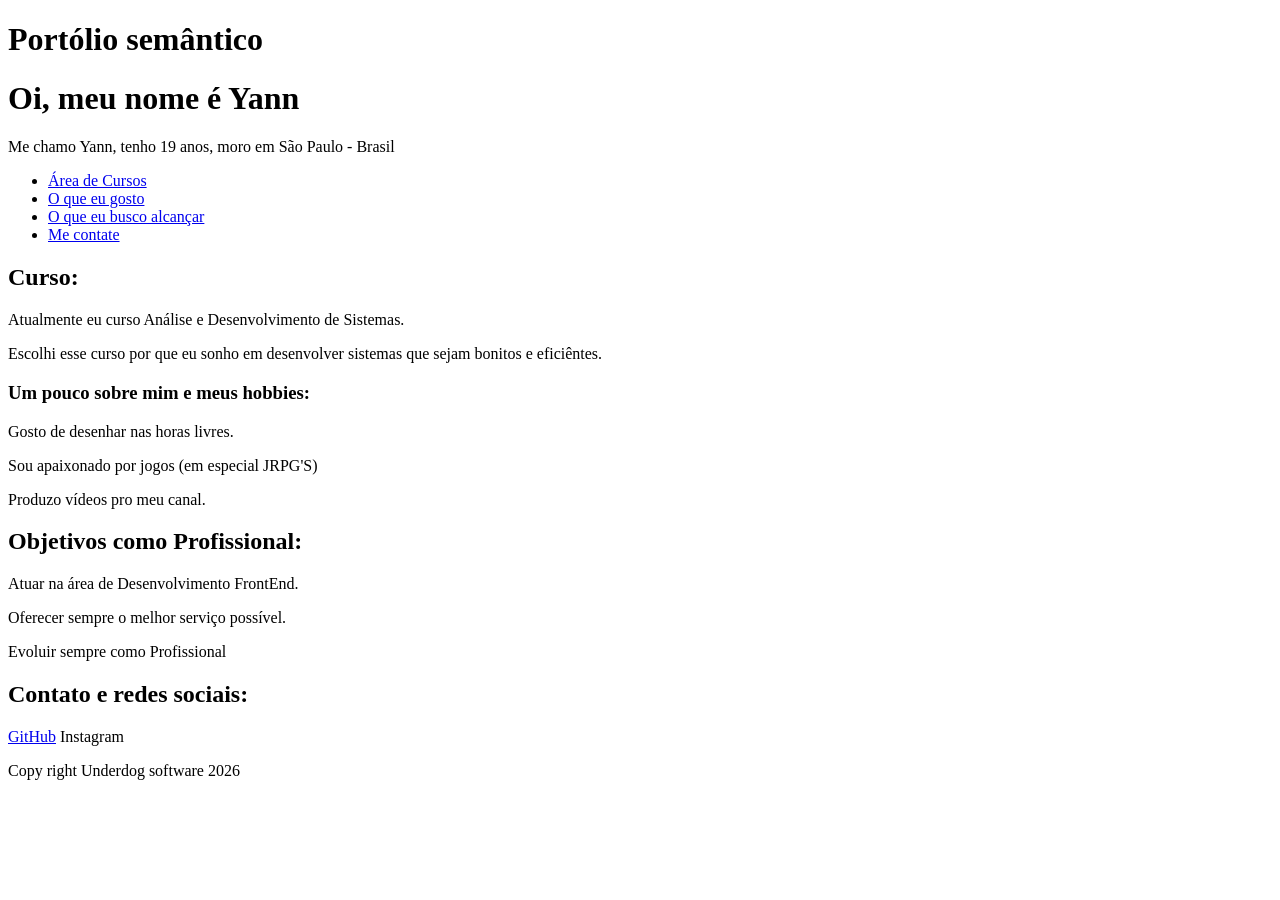
<file: WEB103/cartaodevisita.html>
<!DOCTYPE html>
<html>
<head>
    <meta charset="UTF-8">
    <meta name="viewport" content="width=device-width, initial-scale=1.0">
    <title>Página do Yann</title>
    <h1>Portólio semântico</h1>
</head>
<body>
<main>
    <header>
      <h1>Oi, meu nome é Yann</h1>
          <p>Me chamo Yann, tenho 19 anos, moro em São Paulo - Brasil</p>
    </header>
    <nav>
      <ul>
        <li>
        <a href="#Curso">Área de Cursos</a>
        </li>
        <li>
        <a href="#Hobby">O que eu gosto</a>
        </li>
        <li>
          <a href="#Objetivos">O que eu busco alcançar</a>
        </li>
        <li>
          <a href="#Contato">Me contate</a>
        </li>
      </ul>
    </nav>
    <section id="Curso">
      <h2>Curso:</h2>
          <p>Atualmente eu curso Análise e Desenvolvimento de Sistemas.</p>
          <p>Escolhi esse curso por que eu sonho em desenvolver sistemas que sejam bonitos e eficiêntes.</p>
    </section>
    <section id="Hobby">
      <h3>Um pouco sobre mim e meus hobbies:</h3>
          <p>Gosto de desenhar nas horas livres.</p>
          <p>Sou apaixonado por jogos (em especial JRPG'S)</p>
          <p>Produzo vídeos pro meu canal.</p>
    </section>
    <section id="Objetivos">
      <h2>Objetivos como Profissional:</h2>
          <p>Atuar na área de Desenvolvimento FrontEnd.</p>
          <p>Oferecer sempre o melhor serviço possível.</p>
          <p>Evoluir sempre como Profissional</p>
    </section>
    <section id="Contato">
      <h2>Contato e redes sociais:</h2>
          <a href="https://github.com/YannEscobar">GitHub</a>
          <a>Instagram</a>
    </section>
</main>
  <footer>
    <p>Copy right Underdog software 2026</p>
  </footer>
</body>
</html>
</file>
<file: WEB107/css/style.css>
@import url('https://fonts.googleapis.com/css2?family=Grenze:ital,wght@0,100..900;1,100..900&family=Special+Gothic+Expanded+One&display=swap');
@import url('https://fonts.googleapis.com/css2?family=Grenze:ital,wght@0,100..900;1,100..900&display=swap');

:root{
    --color0: #2DE1C2;
    --color1: #6AD5CB;
    --colorNeutral0: #ebebeb;
    --colorNeutral1: #85877C;
    --colorText0: #0f0f0faa;
    --colorText1: #7FBEAB;
}

body{
    background-color: var(--colorNeutral0);
}
h1 {
    color: var(--color0);
    font-family: "Grenze", serif;
    font-weight: 900;
    text-align: center;
}
p {
    color: var(--colorText0);
    font-family: "Special Gothic", sans-serif;
    font-family: 560;
    font-style: normal;
    text-align: justify;
}
h2{
    font-family: "Special Gothic Expanded One", sans-serif;
    font-weight: 400;
}
h3{
    font-family: "Special Gothic", sans-serif;
    font-family: 600;
}
a{
    text-decoration: none;
    color: var(--color1);
}
ul {
    text-decoration: none;
    list-style: none;
}
</file>
<file: WEB108/css/style.css>
@import url('https://fonts.googleapis.com/css2?family=Grenze:ital,wght@0,100..900;1,100..900&family=Special+Gothic+Expanded+One&display=swap');
@import url('https://fonts.googleapis.com/css2?family=Grenze:ital,wght@0,100..900;1,100..900&display=swap');

:root{
    --color0: #2DE1C2;
    --color1: #6AD5CB;
    --colorNeutral0: #ebebeb;
    --colorNeutral1: #85877C;
    --colorText0: #0f0f0faa;
    --colorText1: #7FBEAB;
}

body{
    background-color: var(--colorNeutral0);
}
h1 {
    color: var(--color0);
    font-family: "Grenze", serif;
    font-weight: 900;
    text-align: center;
}
p {
    color: var(--colorText0);
    font-family: "Special Gothic", sans-serif;
    font-family: 560;
    font-style: normal;
    text-align: justify;
}
h2{
    font-family: "Special Gothic Expanded One", sans-serif;
    font-weight: 400;
}
h3{
    font-family: "Special Gothic", sans-serif;
    font-family: 600;
}
a{
    text-decoration: none;
    color: var(--color1);
}
ul {
    text-decoration: none;
    list-style: none;
}
.destaque{
    background-color: #FFF3CD;
    color: #856404;
    padding: 10px;
    border-radius: 5px;
}
</file>
<file: WEB110/css/style.css>
@import url('https://fonts.googleapis.com/css2?family=Grenze:ital,wght@0,100..900;1,100..900&family=Special+Gothic+Expanded+One&display=swap');
@import url('https://fonts.googleapis.com/css2?family=Grenze:ital,wght@0,100..900;1,100..900&display=swap');

:root{
    --color0: #2DE1C2;
    --color1: #6AD5CB;
    --colorNeutral0: #ebebeb;
    --colorNeutral1: #85877C;
    --colorText0: #0f0f0faa;
    --colorText1: #7FBEAB;
}

.layout {
    display: grid;
    grid-template-areas:
        "header header header"
        "nav    main   main"
        "footer footer footer";
    gap: 20px;
    max-width: 1100px;
    margin: 0 auto;
    padding: 20px;
}

body{
    background-color: var(--colorNeutral0);
}

header {
    grid-area: header;
    background: #2C3E50;
    color: white;
    padding: 30px;
    border-radius: 10px;
    text-align: center;
}

h1 {
    color: var(--color0);
    font-family: "Grenze", serif;
    font-weight: 900;
    text-align: center;
}
p {
    color: var(--colorText0);
    font-family: "Special Gothic", sans-serif;
    font-family: 560;
    font-style: normal;
    text-align: justify;
}
h2{
    font-family: "Special Gothic Expanded One", sans-serif;
    font-weight: 400;
}
h3{
    font-family: "Special Gothic", sans-serif;
    font-family: 600;
}
a{
    text-decoration: none;
    color: var(--color1);
}
ul {
    text-decoration: none;
    list-style: none;
}
.destaque{
    background-color: var(--color1);
    color: #856404;
    padding: 10px;
    border-radius: 5px;
}

nav {
    grid-area: nav;
    background: #ECF0F1;
    padding: 20px;
    border-radius: 10px;
    font-family: "Special Gothic", sans-serif;
}

nav a {
    display: block;
    padding: 16px;
    gap: 2px;
    text-decoration: none;
    color: var(--colorText1);
    background-color: var(--colorNeutral0);
    border-radius: 10px;
    font-weight: bold;
}

nav a:hover {
    transition: ease-in 0.2s;
    font-size: 20px;
    background: var(--colorText0);
    color: var(--color0);
    border-radius: 5px;
}
</file>
<file: WEB111/css/style.css>
@import url('https://fonts.googleapis.com/css2?family=Grenze:ital,wght@0,100..900;1,100..900&family=Special+Gothic+Expanded+One&display=swap');
@import url('https://fonts.googleapis.com/css2?family=Grenze:ital,wght@0,100..900;1,100..900&display=swap');

:root{
    --color0: #2DE1C2;
    --color1: #6AD5CB;
    --colorNeutral0: #ebebeb;
    --colorNeutral1: #85877C;
    --colorText0: #0f0f0faa;
    --colorText1: #7FBEAB;
}

.layout {
    display: grid;
    grid-template-areas:
        "header header header"
        "nav    main   main"
        "footer footer footer";
    gap: 20px;
    max-width: 1100px;
    margin: 0 auto;
    padding: 20px;
}

body{
    background-color: var(--colorNeutral0);
    font-size: 18px;
}

.menu {
flex-direction: row;
justify-content: center;
gap: 30px;
}

.menu a {
    color: var(--colorText1);
    background-color: var(--colorText0);
    text-decoration: none;
    padding: 10px;
    text-align: center;
}

header {
    grid-area: header;
    background: #2C3E50;
    color: white;
    padding: 30px;
    border-radius: 10px;
    text-align: center;
}

h1 {
    color: var(--color0);
    font-family: "Grenze", serif;
    font-weight: 900;
    text-align: center;
}
p {
    color: var(--colorText0);
    font-family: "Special Gothic", sans-serif;
    font-family: 560;
    font-style: normal;
    text-align: justify;
}
h2{
    font-family: "Special Gothic Expanded One", sans-serif;
    font-weight: 400;
}
h3{
    font-family: "Special Gothic", sans-serif;
    font-family: 600;
}
a{
    text-decoration: none;
    color: var(--color1);
}
ul {
    text-decoration: none;
    list-style: none;
}
.destaque{
    background-color: var(--color1);
    color: #856404;
    padding: 10px;
    border-radius: 5px;
}

nav {
    grid-area: nav;
    background: #ECF0F1;
    padding: 20px;
    border-radius: 10px;
    font-family: "Special Gothic", sans-serif;
}

nav a {
    display: block;
    padding: 16px;
    gap: 2px;
    text-decoration: none;
    color: var(--colorText1);
    background-color: var(--colorNeutral0);
    border-radius: 10px;
    font-weight: bold;
}

nav a:hover {
    transition: ease-in 0.2s;
    font-size: 20px;
    background: var(--colorText0);
    color: var(--color0);
    border-radius: 5px;
}

/* Tablet: texto médio */
@media (min-width: 768px) {
    body {
        font-size: 16px;
    }
    #menu-mobile {
    display: none; /* escondido por padrão */
}

#menu-mobile.aberto {
    display: block; /* mostra quando clicar */
}
.menu {
display: flex;
flex-direction: column;
gap: 10px;
background: #2C3E50;
padding: 15px;
}

.menu a {
    color: white;
    text-decoration: none;
    padding: 10px;
    text-align: center;
}
.layout {
    display: grid;
    grid-template-areas:
        "header"
        "nav"
        "main"
        "footer";
    gap: 20px;
}
.destaque{
    display: none;
}
}
</file>
<file: WEB112/css/style.css>
@import url('https://fonts.googleapis.com/css2?family=Grenze:ital,wght@0,100..900;1,100..900&family=Special+Gothic+Expanded+One&display=swap');
@import url('https://fonts.googleapis.com/css2?family=Grenze:ital,wght@0,100..900;1,100..900&display=swap');

:root{
    --color0: #2DE1C2;
    --color1: #6AD5CB;
    --colorNeutral0: #ebebeb;
    --colorNeutral1: #85877C;
    --colorText0: #0f0f0faa;
    --colorText1: #7FBEAB;
}

.layout {
    display: grid;
    grid-template-areas:
        "header header header"
        "nav    main   main"
        "footer footer footer";
    gap: 20px;
    max-width: 1100px;
    margin: 0 auto;
    padding: 20px;
}

body{
    background-color: var(--colorNeutral0);
    font-size: 18px;
}

.menu {
flex-direction: row;
justify-content: center;
gap: 30px;
}

.menu a {
    color: var(--colorText1);
    background-color: var(--colorText0);
    text-decoration: none;
    padding: 10px;
    text-align: center;
}

header {
    grid-area: header;
    background: #2C3E50;
    color: white;
    padding: 30px;
    border-radius: 10px;
    text-align: center;
}

h1 {
    color: var(--color0);
    font-family: "Grenze", serif;
    font-weight: 900;
    text-align: center;
}
p {
    color: var(--colorText0);
    font-family: "Special Gothic", sans-serif;
    font-family: 560;
    font-style: normal;
    text-align: justify;
}
h2{
    font-family: "Special Gothic Expanded One", sans-serif;
    font-weight: 400;
}
h3{
    font-family: "Special Gothic", sans-serif;
    font-family: 600;
}
a{
    text-decoration: none;
    color: var(--color1);
}
ul {
    text-decoration: none;
    list-style: none;
}
.destaque{
    background-color: var(--color1);
    color: #856404;
    padding: 10px;
    border-radius: 5px;
}

nav {
    grid-area: nav;
    background: #ECF0F1;
    padding: 20px;
    border-radius: 10px;
    font-family: "Special Gothic", sans-serif;
}

nav a {
    display: block;
    padding: 16px;
    gap: 2px;
    text-decoration: none;
    color: var(--colorText1);
    background-color: var(--colorNeutral0);
    border-radius: 10px;
    font-weight: bold;
}

nav a:hover {
    transition: ease-in 0.2s;
    font-size: 20px;
    background: var(--colorText0);
    color: var(--color0);
    border-radius: 5px;
}

/* Tablet: texto médio */
@media (min-width: 768px) {
    body {
        font-size: 16px;
    }
    #menu-mobile {
    display: none; /* escondido por padrão */
}

#menu-mobile.aberto {
    display: block; /* mostra quando clicar */
}
.menu {
display: flex;
flex-direction: column;
gap: 10px;
background: #2C3E50;
padding: 15px;
}

.menu a {
    color: white;
    text-decoration: none;
    padding: 10px;
    text-align: center;
}
.layout {
    display: grid;
    grid-template-areas:
        "header"
        "nav"
        "main"
        "footer";
    gap: 20px;
}
.destaque{
    display: none;
}
}
</file>
<file: WEB114/css/style.css>
@import url('https://fonts.googleapis.com/css2?family=Grenze:ital,wght@0,100..900;1,100..900&family=Special+Gothic+Expanded+One&display=swap');
@import url('https://fonts.googleapis.com/css2?family=Grenze:ital,wght@0,100..900;1,100..900&display=swap');

:root{
    --color0: #2DE1C2;
    --color1: #6AD5CB;
    --colorNeutral0: #ebebeb;
    --colorNeutral1: #85877C;
    --colorText0: #0f0f0faa;
    --colorText1: #7FBEAB;
}

.layout {
    display: grid;
    grid-template-areas:
        "header header header"
        "nav    main   main"
        "footer footer footer";
    gap: 20px;
    max-width: 1100px;
    margin: 0 auto;
    padding: 20px;
}

body{
    background-color: var(--colorNeutral0);
    font-size: 18px;
}

.menu {
flex-direction: row;
justify-content: center;
gap: 30px;
}

.menu a {
    color: var(--colorText1);
    background-color: var(--colorText0);
    text-decoration: none;
    padding: 10px;
    text-align: center;
}

header {
    grid-area: header;
    background: #2C3E50;
    color: white;
    padding: 30px;
    border-radius: 10px;
    text-align: center;
}

h1 {
    color: var(--color0);
    font-family: "Grenze", serif;
    font-weight: 900;
    text-align: center;
}
p {
    color: var(--colorText0);
    font-family: "Special Gothic", sans-serif;
    font-family: 560;
    font-style: normal;
    text-align: justify;
}
h2{
    font-family: "Special Gothic Expanded One", sans-serif;
    font-weight: 400;
}
h3{
    font-family: "Special Gothic", sans-serif;
    font-family: 600;
}
a{
    text-decoration: none;
    color: var(--color1);
}
ul {
    text-decoration: none;
    list-style: none;
}
.destaque{
    background-color: var(--color1);
    color: #856404;
    padding: 10px;
    border-radius: 5px;
}

nav {
    grid-area: nav;
    background: #ECF0F1;
    padding: 20px;
    border-radius: 10px;
    font-family: "Special Gothic", sans-serif;
}

nav a {
    display: block;
    padding: 16px;
    gap: 2px;
    text-decoration: none;
    color: var(--colorText1);
    background-color: var(--colorNeutral0);
    border-radius: 10px;
    font-weight: bold;
}

nav a:hover {
    transition: ease-in 0.2s;
    font-size: 20px;
    background: var(--colorText0);
    color: var(--color0);
    border-radius: 5px;
}

/* Tablet: texto médio */
@media (min-width: 768px) {
    body {
        font-size: 16px;
    }
    #menu-mobile {
    display: none; /* escondido por padrão */
}

#menu-mobile.aberto {
    display: block; /* mostra quando clicar */
}
.menu {
display: flex;
flex-direction: column;
gap: 10px;
background: #2C3E50;
padding: 15px;
}

.menu a {
    color: white;
    text-decoration: none;
    padding: 10px;
    text-align: center;
}
.layout {
    display: grid;
    grid-template-areas:
        "header"
        "nav"
        "main"
        "footer";
    gap: 20px;
}
.destaque{
    display: none;
}
}
</file>
<file: WEB115/css/style.css>
@import url('https://fonts.googleapis.com/css2?family=Medula+One&family=Pirata+One&family=UnifrakturCook:wght@700&display=swap');
@import url('https://fonts.googleapis.com/css2?family=Medula+One&family=Pirata+One&display=swap');
@import url('https://fonts.googleapis.com/css2?family=Medula+One&display=swap');
/* ============================================================
   PORTFÓLIO — Yann Escobar
   ============================================================ 
*/
 
:root {
    --preto: #0b0a0f;
    --grafite: #17141f;
    --branco: #f6f3ee;
    --roxo: #6b2bd9;
    --roxo-claro: #f6f3ee;
    --roxo-esc: #2a1250;
    --vermelho: #e1062c;
    --vermelho-txt: #ff6b7d;      /* vermelho claro: usar em texto pequeno sobre preto */
 
    --vidro: rgba(255, 255, 255, 0.08);
    --borda-vidro: rgba(255, 255, 255, 0.28);
 
    --fonte-titulo: "Pirata One", cursive;
    --fonte-mono: "Medula One", cursive;
    --fonte-texto: "Space Mono", ui-monospace, Consolas, monospace;
 
    --raio: 14px;
    --gutter: clamp(16px, 5vw, 48px);
}
 
*, *::before, *::after { box-sizing: border-box; }
 
html {
    scroll-behavior: smooth;
    scroll-padding-top: 72px;
}
 
body {
    margin: 0;
    font-family: var(--fonte-texto);
    font-size: 1.0625rem;
    line-height: 1.6;
    color: var(--branco);
    background: var(--preto);
    -webkit-text-size-adjust: 100%;
}
 
img { max-width: 100%; height: auto; display: block; }
ul { list-style: none; margin: 0; padding: 0; }
h1, h2, h3, p { margin: 0; }
p + p { margin-top: 0.9em; }
 


.container {
    width: 100%;
    max-width: 1100px;
    margin-inline: auto;
    padding-inline: var(--gutter);
}

.pular {
    position: absolute;
    left: 8px;
    top: -60px;
    z-index: 100;
    background: var(--branco);
    color: var(--preto);
    padding: 10px 16px;
    border-radius: 8px;
    font-weight: 600;
}
.pular:focus { top: 8px; }
 
/* Foco visível em tudo */
:focus-visible {
    outline: 3px solid var(--roxo-claro);
    outline-offset: 3px;
}
 
/*
================
EFEITO DE VIDRO
================
*/
.vidro {
    position: relative;
    background:

        /* Efeito de highlight*/
        linear-gradient(180deg, rgba(255, 255, 255, 0.18), rgba(255, 255, 255, 0) 45%),
        
        var(--vidro);
        /* Transparência */

    border: 1px solid var(--borda-vidro);
    border-radius: var(--raio);
    
    /* Blur */
    -webkit-backdrop-filter: blur(14px);
    backdrop-filter: blur(14px);
    
    box-shadow: inset 0 1px 0 rgba(255, 255, 255, 0.35), 0 10px 30px rgba(0, 0, 0, 0.35);
}
 
/* ---------- Botões ---------- */
.btn {
    display: inline-flex;
    align-items: center;
    justify-content: center;
    min-height: 48px;
    padding: 10px 22px;
    font-family: var(--fonte-mono);
    font-weight: 700;
    font-size: 0.95rem;
    letter-spacing: 0.06em;
    text-transform: uppercase;
    text-decoration: none;
    color: var(--branco);
    border: 2px solid var(--branco);
    border-radius: 6px;
    cursor: pointer;
    box-shadow: 4px 4px 0 var(--preto);
    transition: transform 0.15s ease, box-shadow 0.15s ease, background-color 0.15s ease;
}
.btn:hover { transform: translate(-2px, -2px); box-shadow: 6px 6px 0 var(--preto); }
.btn:active { transform: translate(2px, 2px); box-shadow: 1px 1px 0 var(--preto); }
 
.btn-vermelho { background: var(--vermelho); }
.btn-vermelho:hover { background: #ff1a3f; }
.btn-vidro { background: rgba(255, 255, 255, 0.1); -webkit-backdrop-filter: blur(8px); backdrop-filter: blur(8px); }
.btn-vidro:hover { background: var(--roxo); }
.btn-grande { min-height: 56px; font-size: 1.05rem; padding-inline: 32px; }
 
/*
============================
            NAV
============================
*/
.topo {
    position: sticky;
    top: 0;
    z-index: 50;
    background: rgba(11, 10, 15, 0.72);
    -webkit-backdrop-filter: blur(14px);
    backdrop-filter: blur(14px);
    border-bottom: 1px solid var(--borda-vidro);
}

.nav {
    display: flex;
    align-items: center;
    justify-content: space-between;
    gap: 8px;
    min-height: 56px;
}

.nav ul { display: flex; gap: 2px; }

/*
    Logo do nav substituir por .svg
*/

.logo {
    font-family: var(--fonte-titulo);
    font-size: 1.4rem;
    color: var(--branco);
    text-decoration: none;
    letter-spacing: 0.04em;
}
.nav a:not(.logo) {
    display: inline-block;
    padding: 12px 10px;
    font-family: var(--fonte-mono);
    font-size: 0.72rem;
    text-transform: uppercase;
    letter-spacing: 0.04em;
    color: var(--branco);
    text-decoration: none;
    border-radius: 4px;
}
.nav a:not(.logo):hover { background: var(--vermelho); }
.nav a[aria-current="true"] { background: var(--vermelho); }
 

/*
=============================
    RESPONSIVIDADE DO NAV
=============================
*/

@media (max-width: 480px) {
    .logo { display: none; }
    .nav { justify-content: center; }
}
@media (min-width: 700px) {
    .nav a:not(.logo) { font-size: 0.85rem; padding-inline: 16px; }
}

/* 
===================
        HERO 
===================
*/
.hero {
    position: relative;
    overflow: visible;
    display: flex;
    align-items: center;
    justify-content: flex-end;
    flex-direction: column;
    min-height: 88vh;
    min-height: 60svh;
    padding-block: 0px;
    text-align: center;
}

/* Imagem de fundo*/
.hero-bg {
    position: absolute;
    inset: 0;
    width: 100%;
    height: 100%;
    object-fit: center top;
    z-index: 0;
}
.hero .container { position: relative; z-index: 1; }
 
.marcas {
    font-family: var(--fonte-mono);
    font-size: 0.85rem;
    color: var(--vermelho-txt);
    letter-spacing: 0.2em;
    margin-bottom: 12px;
}

h1 {
    font-family: var(--fonte-titulo);
    font-weight: 100;
    font-size: clamp(3.6rem, 19vw, 9rem);
    line-height: 0.92;
    letter-spacing: 0.01em;
    -webkit-text-stroke: 2px var(--branco);
    -webkit-text-fill-color: var(--grafite);
    text-shadow: 4px 6px 0 var(--vermelho);
    transform: translateY(55%);
    position: relative;
    z-index: 2;
}
/*
    Elementos abaixo do meu nome e acima do "Quem sou eu"
*/
.hero-info .container{
    display: flex;
    flex-direction: column;
    align-items: flex-end;
    padding-top: 30px;
    text-align: right;
}

/* ELemento do "Editor"*/
.sub {
    margin-top: 40px;
    display: inline-block;
    background: linear-gradient(364deg, var(--roxo-esc), var(--grafite));
    border-radius: 4px;
    color: var(--branco);
    text-shadow: var(--vermelho);
    font-family: var(--fonte-mono);
    font-weight: 800;
    text-transform: uppercase;
    letter-spacing: 0.1em;
    padding: 4px 14px;
    transform: rotate(-2deg);
    
}

.lema {
    margin-top: 14px;
    font-size: 1.2rem;
    color: var(--roxo-claro);
    max-width: 28ch;
}
/* 
    ===========
     Seções 
    ===========
 */
.secao { padding-block: clamp(56px, 10vw, 110px); }
 
.titulo-secao {
    display: inline-block;
    margin-bottom: 36px;
    padding: 0.05em 0.45em;
    font-family: var(--fonte-titulo);
    font-weight: 400;
    font-size: clamp(2rem, 8vw, 3.4rem);
    line-height: 1.15;
    text-transform: uppercase;
    background: var(--branco);
    color: var(--preto);
    transform: rotate(-1.5deg);
    box-shadow: 6px 6px 0 var(--vermelho);
}
 
/* Revelação ao rolar (só quando o JS está ativo) */
.js .reveal { opacity: 0; transform: translateY(24px); transition: opacity 0.6s ease, transform 0.6s ease; }
.js .reveal.visible { opacity: 1; transform: none; }
 

/* ---------- Quem sou eu ---------- */
.quem {
    display: grid;
    gap: 28px;
    align-items: center;
}
.quem-texto { padding: 24px; }
.foto {
    width: 200px;
    height: 200px;
    object-fit: cover;
    border: 3px solid var(--branco);
    box-shadow: 8px 8px 0 var(--roxo);
    transform: rotate(3deg);
    margin-inline: auto;
}
.chips { display: flex; flex-wrap: wrap; gap: 10px; margin-top: 20px; }
.chips li {
    font-family: var(--fonte-mono);
    font-size: 0.8rem;
    text-transform: uppercase;
    letter-spacing: 0.06em;
    padding: 4px 12px;
    background: var(--roxo);
    border: 1px solid var(--branco);
}

/* 
================================
Responsividade da foto de perfil
================================
*/
@media (min-width: 760px) {
    .quem { grid-template-columns: 1fr 240px; gap: 48px; }
    .foto { width: 240px; height: 240px; }
}


/* ============================================================
   HABILIDADES — roda com scroll
   ============================================================ */

/* ---------- BASE (fallback: grid de cards) ---------- */
.skills {
    display: grid;
    grid-template-columns: repeat(auto-fit, minmax(260px, 1fr));
    gap: 22px;
}
.skill {
    padding: 22px 22px 18px;
}
.skill-num {
    position: absolute;
    right: 14px;
    top: 6px;
    font-family: var(--fonte-titulo);
    font-size: 2.6rem;
    color: rgba(255, 255, 255, 0.14);
    line-height: 1;
}
.skill h3 {
    font-family: var(--fonte-titulo);
    font-weight: 400;
    font-size: 1.5rem;
    text-transform: uppercase;
    letter-spacing: 0.02em;
    margin-bottom: 14px;
    padding-right: 48px;
}
.barra {
    height: 18px;
    background: var(--preto);
    border: 2px solid var(--branco);
    transform: skewX(-20deg);
    overflow: hidden;
}
.barra i {
    display: block;
    height: 100%;
    background: linear-gradient(90deg, var(--vermelho), #ff4d63);
    transform-origin: left center;
    transform: scaleX(calc(var(--nivel) / 100));
    transition: transform 0.9s cubic-bezier(0.2, 0.8, 0.2, 1) 0.15s;
}
.nivel {
    margin-top: 10px;
    font-family: var(--fonte-mono);
    font-size: 0.85rem;
    color: #d9d3e6;
}
.nivel strong { color: var(--branco); }

.engrenagem { display: none; }



/* ---------- RODA LIGADA (classe .roda-on posta pelo JS) ---------- */

.skills-secao.roda-on {
    /* >>> botões de ajuste <<< */
    --altura-nav: 57px;                  /* o Javascript corrige com a altura real */
    --passo: 70vh;                       /* quanto de scroll "custa" cada card de habilidade */
    --raio-roda: min(60vw, 680px);            /* raio do arco dos cards */
    --raio-y: var(--raio-roda);               /* espaçamento vertical entre cards, feito para a responsividade mobile */
    --giro: 28deg;                       /* ângulo entre uma habilidade e a próxima */
    --cx: calc(var(--raio-roda) * -0.2);      /* centro da roda (negativo = fora da tela) */

    padding: 0;
    /* altura = um palco + o scroll total das habilidades */
    height: calc(100svh - var(--altura-nav) + (var(--n) - 1) * var(--passo));
}

.roda-on .skills-palco {
    position: sticky;
    top: var(--altura-nav);
    height: calc(100svh - var(--altura-nav));
    overflow: hidden; /* ok aqui: é o próprio elemento sticky, não um ancestral dele */
}

/* Manchas coloridas atrás da engrenagem*/
.roda-on .skills-palco::before {
    content: "";
    position: absolute;
    inset: 0;
    z-index: 0;
    background:
        radial-gradient(circle at var(--cx) 50%, rgba(225, 6, 44, 0.55), transparent 38%),
        radial-gradient(circle at calc(var(--cx) + 22vw) 18%, rgba(70, 14, 14, 0.5), transparent 34%),
        radial-gradient(circle at calc(var(--cx) + 8vw) 88%, rgba(133, 43, 217, 0.4), transparent 30%);
}

.roda-on .skills-cabeca {
    position: absolute;
    top: 14px;
    left: 0;
    right: 0;
    z-index: 3;
    pointer-events: none;
}
.roda-on .skills-cabeca .titulo-secao { margin-bottom: 0; }

/* -----
    Engrenagem de vidro
 ----- */
.roda-on .engrenagem {
    display: block;
    position: absolute;
    left: var(--cx);
    top: 50%;
    z-index: 1;
    width: calc(var(--raio-roda) * 1.6);
    aspect-ratio: 1;
    translate: -50% -50%;
    rotate: calc(var(--p, 0) * var(--giro) * -1); /* gira junto com o scroll */
    pointer-events: none;
}
.engrenagem-vidro {
    position: absolute;
    inset: 0;
    background:
        conic-gradient(from 0deg,
            rgba(255, 255, 255, 0.38), rgba(255, 255, 255, 0.06) 20%,
            rgba(255, 255, 255, 0.3) 38%, rgba(255, 255, 255, 0.04) 60%,
            rgba(255, 255, 255, 0.32) 80%, rgba(255, 255, 255, 0.38)),
        linear-gradient(180deg, rgba(255, 255, 255, 0.18), rgba(255, 255, 255, 0) 50%);
    -webkit-backdrop-filter: blur(12px) saturate(1.4);
    backdrop-filter: blur(12px) saturate(1.4);
    -webkit-mask: var(--mascara) center / contain no-repeat;
    mask: var(--mascara) center / contain no-repeat;
}
.engrenagem-contorno {
    position: absolute;
    inset: 0;
    width: 100%;
    height: 100%;
    overflow: visible;
}
.engrenagem-contorno path {
    fill: none;
    stroke: rgba(255, 255, 255, 0.65);
    stroke-width: 1.2;
    vector-effect: non-scaling-stroke;
}

/* 
-----
Cards na roda
----- 
*/
.roda-on .skills-lista {
    position: absolute;
    inset: 0;
    z-index: 2;
    max-width: none;
    padding: 0;
    margin: 0;
}
.roda-on .skills { display: block; }

.roda-on .skill {
    /* distância até o centro: 0 = ativo, ±1 = vizinho, etc. */
    --d: calc(var(--i) - var(--p, 0));
    --dist: max(var(--d), calc(var(--d) * -1));
    --foco: max(0, calc(1 - var(--dist)));   /* 1 no centro → 0 a 1 de distância */
    --ang: calc(var(--d) * var(--giro));

    position: absolute;
    left: var(--cx);
    top: 50%;
    width: min(520px, calc(100vw - var(--cx) - var(--raio-roda) - 2 * var(--gutter)));
    transform-origin: left center;

    /* posição no arco (trigonometria direto no CSS) */
    translate: calc(cos(var(--ang)) * var(--raio-roda)) calc(sin(var(--ang)) * var(--raio-y) - 50%);
    /* inclinação leve; o ativo fica em -2deg */
    rotate: calc(var(--d) * 3deg - 2deg);
    /* destaque: o ativo é maior, mais opaco e mais saturado */
    scale: calc(0.8 + 0.2 * var(--foco));
    opacity: clamp(0.42, calc(1 - var(--dist) * 0.28), 1);
    filter: saturate(calc(0.35 + 0.65 * var(--foco))) brightness(calc(0.75 + 0.25 * var(--foco)));

    transition: border-color 0.3s ease, box-shadow 0.3s ease;
}
.roda-on .skill.ativa {
    z-index: 2;
    border-color: rgba(255, 255, 255, 0.8);
    box-shadow: inset 0 1px 0 rgba(255, 255, 255, 0.45), 0 0 0 1px var(--vermelho), 0 16px 44px rgba(225, 6, 44, 0.4);
}

/* A barra "carrega" quando o card vira o ativo e esvazia quando sai */
.roda-on .barra i { transform: scaleX(0); }
.roda-on .skill.ativa .barra i { transform: scaleX(calc(var(--nivel) / 100)); }

@media (max-width: 600px) {
    .skills-secao.roda-on { --passo: 60vh; --raio-y: 300px; }
    .roda-on .skill { padding: 14px 16px 12px; }
    .roda-on .skill h3 { font-size: 1.15rem; margin-bottom: 10px; padding-right: 30px; }
    .roda-on .skill-num { font-size: 1.8rem; }
    .roda-on .nivel { font-size: 0.78rem; margin-top: 6px; }
}

/* 
==============
    Trabalhos
==============
*/
.trabalhos 
{
     display: grid;
     gap: clamp(32px, 3vw, 48px);
        /*Clamp recebe min, valor ideal e máximo*/
}
.trabalho { overflow: hidden; }
.trabalho-info { padding: 22px; }
.trabalho h3 {
    font-family: var(--fonte-titulo);
    font-weight: 400;
    font-size: 1.6rem;
    text-transform: uppercase;
    margin-bottom: 10px;
}

.tag {
    display: inline-block;
    margin-bottom: 10px;
    padding: 2px 10px;
    font-family: var(--fonte-mono);
    font-size: 0.75rem;
    text-transform: uppercase;
    letter-spacing: 0.08em;
    background: var(--vermelho);
    border: 1px solid var(--branco);
}

.video-wrap { aspect-ratio: 16 / 9; background: #000; }
.video-wrap iframe, .video-facade {
    width: 100%;
    height: 100%;
    border: 0;
    display: block;
}
.video-facade {
    position: relative;
    padding: 0;
    cursor: pointer;
    background: var(--grafite) center / cover no-repeat;
}
.video-facade .play {
    position: absolute;
    inset: 0;
    margin: auto;
    width: 72px;
    height: 72px;
    background: var(--vermelho);
    border: 3px solid var(--branco);
    border-radius: 50%;
    box-shadow: 4px 4px 0 var(--preto);
    transition: transform 0.15s ease;
}
.video-facade .play::after {
    content: "";
    position: absolute;
    left: 28px;
    top: 20px;
    border-left: 22px solid var(--branco);
    border-top: 14px solid transparent;
    border-bottom: 14px solid transparent;
}
.video-facade:hover .play { transform: scale(1.1); }
 
/* 
===========
 Contato 
===========
 */
.contato { padding: clamp(22px, 5vw, 44px); text-align: center; }
.contato-chamada { font-size: 1.2rem; margin-bottom: 24px; }
.redes {
    display: flex;
    flex-wrap: wrap;
    justify-content: center;
    gap: 12px;
    margin-top: 28px;
}
 
/* ---------- Diálogo / formulário ---------- */
dialog {
    width: calc(100% - 32px);
    max-width: 480px;
    padding: 0;
    color: var(--branco);
    background: var(--grafite);
    border: 2px solid var(--branco);
    border-radius: var(--raio);
    box-shadow: 8px 8px 0 var(--vermelho);
}
dialog::backdrop { background: rgba(0, 0, 0, 0.75); -webkit-backdrop-filter: blur(4px); backdrop-filter: blur(4px); }
.dialogo-corpo { padding: 24px; }
.dialogo-topo { display: flex; align-items: center; justify-content: space-between; margin-bottom: 20px; }
.dialogo-topo h2 { font-family: var(--fonte-titulo); font-weight: 400; font-size: 2rem; text-transform: uppercase; }
.fechar {
    width: 48px;
    height: 48px;
    font-size: 2rem;
    line-height: 1;
    color: var(--branco);
    background: transparent;
    border: 2px solid var(--branco);
    border-radius: 6px;
    cursor: pointer;
}
.fechar:hover { background: var(--vermelho); }
 
.campo { margin-bottom: 18px; }
.campo label {
    display: block;
    margin-bottom: 6px;
    font-family: var(--fonte-mono);
    font-size: 0.85rem;
    text-transform: uppercase;
    letter-spacing: 0.06em;
}
.campo input {
    width: 100%;
    min-height: 48px;
    padding: 10px 14px;
    font: inherit;
    font-size: 1rem; /* 16px evita zoom automático no iOS */
    color: var(--branco);
    background: var(--preto);
    border: 2px solid var(--borda-vidro);
    border-radius: 6px;
}
.campo input::placeholder { color: #9d96ad; }
.campo input[aria-invalid="true"] { border-color: var(--vermelho-txt); }
.dica { margin-top: 4px; font-size: 0.85rem; color: #b8b1c8; }
.erro { margin-top: 4px; min-height: 0; font-size: 0.9rem; color: var(--vermelho-txt); font-weight: 600; }
.erro:empty { display: none; }
.status { margin-top: 14px; font-size: 0.95rem; color: var(--roxo-claro); }
.status:empty { display: none; }
#form-contato .btn { width: 100%; }
 
/* ---------- Rodapé ---------- */
.rodape {
    padding: 28px var(--gutter);
    text-align: center;
    font-family: var(--fonte-mono);
    font-size: 0.8rem;
    color: #b8b1c8;
    border-top: 1px solid var(--borda-vidro);
}
 
/* ---------- Movimento reduzido ---------- */
@media (prefers-reduced-motion: reduce) {
    html { scroll-behavior: auto; }
    *, *::before, *::after { animation: none !important; transition: none !important; }
    .js .reveal { opacity: 1; transform: none; }
}
</file>
<file: WEB108/vibeCoded-Example/style.css>
/* =========================================================
   01. Variáveis e reset
   ========================================================= */

:root {
  --ink: #03060b;
  --night: #07111f;
  --blue-deep: #0d1c31;
  --blue-electric: #3c8dff;
  --cyan: #83d9e8;
  --paper: #e7e9e5;
  --muted: #98a5b5;
  --red: #e14d48;
  --orange: #f39a5a;

  --font-display: "Arial Narrow", "Roboto Condensed", "Helvetica Neue", Arial, sans-serif;
  --font-body: Inter, ui-sans-serif, system-ui, -apple-system, BlinkMacSystemFont, "Segoe UI", sans-serif;
  --font-mono: "SFMono-Regular", Consolas, "Liberation Mono", monospace;

  --space-1: 0.5rem;
  --space-2: 0.75rem;
  --space-3: 1rem;
  --space-4: 1.5rem;
  --space-5: 2rem;
  --space-6: 3rem;
  --space-7: 5rem;
  --space-8: 8rem;
  --space-9: 12rem;

  --container: 1440px;
  --border: 1px solid rgba(231, 233, 229, 0.18);

  --ease-out: cubic-bezier(0.22, 1, 0.36, 1);
  --ease-in-out: cubic-bezier(0.65, 0, 0.35, 1);
  --duration-fast: 180ms;
  --duration-normal: 500ms;
  --duration-slow: 1400ms;
}

*,
*::before,
*::after {
  box-sizing: border-box;
}

html {
  scroll-behavior: smooth;
  background: var(--ink);
}

body {
  min-width: 320px;
  margin: 0;
  background:
    radial-gradient(circle at 75% 8%, rgba(60, 141, 255, 0.09), transparent 26rem),
    var(--ink);
  color: var(--paper);
  font-family: var(--font-body);
  font-size: 1rem;
  line-height: 1.6;
  overflow-x: hidden;
}

body::before {
  position: fixed;
  z-index: 10;
  inset: 0;
  pointer-events: none;
  opacity: 0.035;
  content: "";
  background-image: url("data:image/svg+xml,%3Csvg viewBox='0 0 180 180' xmlns='http://www.w3.org/2000/svg'%3E%3Cfilter id='n'%3E%3CfeTurbulence type='fractalNoise' baseFrequency='.9' numOctaves='4' stitchTiles='stitch'/%3E%3C/filter%3E%3Crect width='100%25' height='100%25' filter='url(%23n)' opacity='.8'/%3E%3C/svg%3E");
}

img,
svg {
  display: block;
  max-width: 100%;
}

a {
  color: inherit;
  text-decoration: none;
}

button,
a {
  -webkit-tap-highlight-color: transparent;
}

::selection {
  background: var(--blue-electric);
  color: var(--paper);
}

:focus-visible {
  outline: 2px solid var(--cyan);
  outline-offset: 5px;
}

.skip-link {
  position: fixed;
  z-index: 100;
  top: 1rem;
  left: 1rem;
  padding: 0.75rem 1rem;
  background: var(--paper);
  color: var(--ink);
  transform: translateY(-150%);
  transition: transform var(--duration-fast) var(--ease-out);
}

.skip-link:focus {
  transform: translateY(0);
}

/* =========================================================
   02. Estrutura global
   ========================================================= */

.site-shell {
  width: min(100%, var(--container));
  margin-inline: auto;
  padding-inline: clamp(1.25rem, 4vw, 4rem);
}

.site-header {
  position: absolute;
  z-index: 5;
  top: 0;
  right: 0;
  left: 0;
  display: grid;
  grid-template-columns: 1fr auto 1fr;
  align-items: center;
  width: min(100%, var(--container));
  margin-inline: auto;
  padding: 2rem clamp(1.25rem, 4vw, 4rem);
}

.brand {
  justify-self: start;
  color: var(--paper);
  font-family: var(--font-mono);
  font-size: 0.75rem;
  letter-spacing: 0.08em;
}

.brand span {
  color: var(--red);
  padding-inline: 0.2rem;
}

.main-nav {
  display: flex;
  gap: clamp(1rem, 3vw, 2.5rem);
}

.main-nav a,
.header-status,
.section-label,
.kicker,
.project-category,
.project-index,
.project-year,
.meta-caption,
.timeline-entry,
.contact-coordinate,
.site-footer {
  font-family: var(--font-mono);
  font-size: 0.68rem;
  letter-spacing: 0.08em;
  text-transform: uppercase;
}

.main-nav a {
  display: inline-flex;
  gap: 0.45rem;
  align-items: center;
  color: var(--muted);
  transition: color var(--duration-fast) ease;
}

.main-nav a span {
  color: var(--blue-electric);
}

.main-nav a:hover,
.main-nav a:focus-visible {
  color: var(--paper);
}

.header-status {
  justify-self: end;
  display: flex;
  align-items: center;
  gap: 0.6rem;
  color: var(--muted);
}

.status-dot {
  display: block;
  width: 0.42rem;
  height: 0.42rem;
  border-radius: 50%;
  background: var(--red);
  box-shadow: 0 0 0 0 rgba(225, 77, 72, 0.55);
  animation: pulse 2.8s ease-out infinite;
}

.section-frame {
  position: relative;
  padding-block: var(--space-9);
}

.section-label {
  display: flex;
  gap: 1rem;
  align-items: center;
  color: var(--muted);
}

.section-label span:first-child {
  color: var(--blue-electric);
}

.section-label::after {
  width: 4rem;
  height: 1px;
  background: var(--blue-deep);
  content: "";
}

/* =========================================================
   03. Hero
   ========================================================= */

.hero {
  position: relative;
  min-height: min(920px, 100vh);
  display: grid;
  align-items: center;
  isolation: isolate;
  padding-block: 9rem 5rem;
}

.hero-grid {
  position: absolute;
  z-index: -2;
  inset: 0;
  opacity: 0.45;
  background-image:
    linear-gradient(rgba(152, 165, 181, 0.07) 1px, transparent 1px),
    linear-gradient(90deg, rgba(152, 165, 181, 0.07) 1px, transparent 1px);
  background-size: 7rem 7rem;
  mask-image: linear-gradient(to bottom, black, transparent 88%);
}

.hero-copy {
  position: relative;
  z-index: 2;
  width: min(58rem, 72%);
  margin-left: 7%;
}

.eyebrow,
.kicker {
  margin: 0 0 var(--space-4);
  color: var(--cyan);
}

.hero h1,
.about h2,
.projects h2,
.process h2,
.contact h2 {
  margin: 0;
  font-family: var(--font-display);
  font-weight: 700;
  letter-spacing: -0.075em;
  line-height: 0.84;
  text-transform: uppercase;
}

.hero h1 {
  max-width: 8ch;
  font-size: clamp(5.5rem, 13vw, 12rem);
}

.hero h1 em,
.about h2 span,
.projects h2 span,
.process h2 span {
  color: var(--blue-electric);
  font-style: normal;
}

.hero-intro {
  max-width: 27rem;
  margin: 2.5rem 0 2rem 0.4rem;
  color: var(--muted);
  font-size: clamp(1rem, 1.3vw, 1.2rem);
  line-height: 1.55;
}

.text-link,
.project-link,
.outline-link,
.contact-email {
  display: inline-flex;
  align-items: center;
  gap: 0.75rem;
  color: var(--paper);
  font-family: var(--font-mono);
  font-size: 0.75rem;
  letter-spacing: 0.08em;
  text-transform: uppercase;
}

.text-link span,
.project-link span,
.outline-link span:last-child,
.contact-email span {
  color: var(--red);
  font-size: 1.1rem;
  transition: transform var(--duration-fast) var(--ease-out);
}

.text-link:hover span,
.text-link:focus-visible span,
.project-link:hover span,
.project-link:focus-visible span,
.outline-link:hover span:last-child,
.outline-link:focus-visible span:last-child,
.contact-email:hover span,
.contact-email:focus-visible span {
  transform: translate(0.25rem, -0.25rem);
}

.hero-orbit {
  position: absolute;
  z-index: -1;
  top: 50%;
  right: 2%;
  width: min(52vw, 620px);
  transform: translateY(-50%);
  overflow: visible;
}

.orbit {
  fill: none;
  stroke: rgba(152, 165, 181, 0.2);
  stroke-width: 1;
}

.orbit-one {
  stroke: rgba(60, 141, 255, 0.4);
  stroke-dasharray: 4 12;
  transform-origin: center;
  animation: rotate-orbit 32s linear infinite;
}

.orbit-two {
  stroke-dasharray: 2 9;
  transform-origin: center;
  animation: rotate-orbit-reverse 23s linear infinite;
}

.orbit-three {
  stroke: rgba(131, 217, 232, 0.35);
  stroke-dasharray: 1 7;
}

.orbit-path {
  fill: none;
  stroke: var(--blue-electric);
  stroke-width: 1.2;
  stroke-dasharray: 5 14;
  stroke-linecap: round;
  animation: draw-path 9s ease-in-out infinite alternate;
}

.orbit-path-offset {
  stroke: var(--red);
  opacity: 0.65;
  animation-delay: -3s;
}

.orbit-point {
  fill: var(--paper);
  animation: point-blink 3.2s ease-in-out infinite;
}

.point-two {
  fill: var(--red);
  animation-delay: -1.2s;
}

.point-three {
  fill: var(--cyan);
  animation-delay: -2s;
}

.orbit-cross {
  stroke: var(--paper);
  stroke-width: 1;
  opacity: 0.65;
}

.orbit-core {
  fill: rgba(60, 141, 255, 0.08);
  stroke: rgba(131, 217, 232, 0.55);
  stroke-width: 1;
  stroke-dasharray: 3 8;
  transform-origin: center;
  animation: rotate-orbit-reverse 15s linear infinite;
}

.hero-side-note {
  position: absolute;
  right: 0;
  bottom: 22%;
  display: flex;
  flex-direction: column;
  gap: 0.35rem;
  color: var(--muted);
  font-family: var(--font-mono);
  font-size: 0.62rem;
  letter-spacing: 0.08em;
}

.vertical-label {
  margin-top: 2rem;
  color: var(--red);
  writing-mode: vertical-rl;
  text-transform: uppercase;
}

.scroll-cue {
  position: absolute;
  bottom: 2rem;
  left: 7%;
  display: flex;
  align-items: center;
  gap: 0.75rem;
  color: var(--muted);
  font-family: var(--font-mono);
  font-size: 0.62rem;
  letter-spacing: 0.12em;
  text-transform: uppercase;
}

.scroll-line {
  width: 3rem;
  height: 1px;
  background: var(--red);
}

.hero-index {
  position: absolute;
  right: 0;
  bottom: 2rem;
  margin: 0;
  color: var(--blue-electric);
  font-family: var(--font-mono);
  font-size: 0.7rem;
}

/* =========================================================
   04. Sobre
   ========================================================= */

.about {
  border-top: var(--border);
}

.about-layout {
  display: grid;
  grid-template-columns: 1fr 1.1fr 0.65fr;
  gap: clamp(2rem, 7vw, 8rem);
  margin-top: 6rem;
}

.about h2,
.projects h2,
.process h2 {
  font-size: clamp(4rem, 8vw, 8rem);
}

.about-text {
  max-width: 34rem;
  padding-top: 0.5rem;
}

.about-text p {
  color: var(--muted);
}

.about-text .large-copy {
  margin-top: 0;
  color: var(--paper);
  font-size: clamp(1.4rem, 2vw, 2rem);
  line-height: 1.25;
}

.outline-link {
  margin-top: 2rem;
  border-bottom: 1px solid var(--red);
  padding-bottom: 0.5rem;
}

.about-meta {
  display: flex;
  flex-direction: column;
  gap: 2rem;
}

.meta-item {
  display: flex;
  gap: 1rem;
  align-items: flex-start;
  border-top: 1px solid rgba(152, 165, 181, 0.25);
  padding-top: 0.8rem;
}

.meta-number {
  color: var(--blue-electric);
  font-family: var(--font-display);
  font-size: 3rem;
  line-height: 0.9;
}

.meta-caption {
  color: var(--muted);
  line-height: 1.4;
}

.timeline {
  position: relative;
  display: grid;
  grid-template-columns: repeat(3, 1fr);
  gap: 2rem;
  margin-top: 8rem;
  padding-top: 1.5rem;
}

.timeline-line {
  position: absolute;
  top: 0;
  right: 0;
  left: 0;
  height: 1px;
  background: var(--blue-deep);
}

.timeline-line::before {
  position: absolute;
  top: -2px;
  left: 33%;
  width: 5px;
  height: 5px;
  border-radius: 50%;
  background: var(--red);
  content: "";
}

.timeline-entry {
  display: flex;
  flex-direction: column;
  gap: 0.75rem;
  color: var(--muted);
}

.timeline-entry strong {
  max-width: 16rem;
  color: var(--paper);
  font-family: var(--font-body);
  font-size: 0.9rem;
  font-weight: 400;
  letter-spacing: 0;
  line-height: 1.4;
  text-transform: none;
}

.timeline-entry-current span {
  color: var(--red);
}

/* =========================================================
   05. Projetos
   ========================================================= */

.projects {
  border-top: var(--border);
}

.projects-intro {
  margin-top: 6rem;
  margin-left: 18%;
}

.project-list {
  display: grid;
  grid-template-columns: repeat(12, 1fr);
  gap: 8rem 1.5rem;
  margin-top: 8rem;
}

.project {
  display: grid;
  min-width: 0;
  gap: 2rem;
}

.project-wide {
  grid-column: 1 / -1;
  grid-template-columns: 1.3fr 0.7fr;
  align-items: end;
}

.project-offset {
  grid-column: 2 / 10;
  grid-template-columns: 0.8fr 1.2fr;
  align-items: center;
}

.project-tall {
  grid-column: 9 / -1;
  grid-template-rows: auto auto;
  margin-top: -15rem;
}

.project-final {
  grid-column: 2 / 11;
  grid-template-columns: 0.9fr 1.1fr;
  align-items: center;
  margin-top: 2rem;
}

.project-art {
  position: relative;
  min-height: 28rem;
  overflow: hidden;
  background: var(--blue-deep);
}

.project-wide .project-art {
  min-height: 34rem;
}

.project-tall .project-art {
  min-height: 37rem;
}

.project-info {
  position: relative;
  z-index: 1;
}

.project-heading {
  display: flex;
  justify-content: space-between;
  border-top: 1px solid rgba(152, 165, 181, 0.3);
  padding-top: 0.8rem;
}

.project-index,
.project-year {
  margin: 0;
  color: var(--blue-electric);
}

.project-year {
  color: var(--muted);
}

.project h3 {
  margin: 2rem 0 0.5rem;
  color: var(--paper);
  font-family: var(--font-display);
  font-size: clamp(3rem, 5vw, 5.5rem);
  font-weight: 700;
  letter-spacing: -0.07em;
  line-height: 0.85;
  text-transform: uppercase;
}

.project-category {
  margin: 0;
  color: var(--cyan);
}

.project-description {
  max-width: 23rem;
  margin: 1.5rem 0 2rem;
  color: var(--muted);
}

.project-link {
  border-bottom: 1px solid rgba(231, 233, 229, 0.3);
  padding-bottom: 0.45rem;
}

.project-art::before,
.project-art::after {
  position: absolute;
  content: "";
}

/* Arte 01 — Sinal Norte */

.art-transit {
  background:
    linear-gradient(115deg, transparent 48%, rgba(60, 141, 255, 0.18) 49%, transparent 50%),
    #0b1c32;
}

.art-transit::before {
  inset: 12% 8%;
  border: 1px solid rgba(131, 217, 232, 0.55);
  transform: skewY(-12deg);
}

.art-transit::after {
  right: 8%;
  bottom: 13%;
  width: 13rem;
  height: 13rem;
  border: 1px solid var(--red);
  border-radius: 50%;
  animation: rotate-orbit 18s linear infinite;
}

.art-station,
.art-label {
  position: absolute;
  font-family: var(--font-mono);
  font-size: 0.7rem;
  letter-spacing: 0.12em;
}

.art-station {
  top: 8%;
  left: 8%;
  color: var(--cyan);
}

.art-label {
  right: 8%;
  bottom: 8%;
  color: var(--paper);
  transform: rotate(-90deg);
  transform-origin: right bottom;
}

.art-line {
  position: absolute;
  display: block;
  width: 72%;
  height: 1px;
  background: var(--blue-electric);
  transform-origin: left;
  animation: line-drift 5s ease-in-out infinite alternate;
}

.art-line-one {
  top: 38%;
  left: 12%;
  transform: rotate(18deg);
}

.art-line-two {
  top: 59%;
  left: 4%;
  background: var(--red);
  transform: rotate(-24deg);
  animation-delay: -1.5s;
}

.art-circle {
  position: absolute;
  top: 40%;
  left: 41%;
  width: 5rem;
  height: 5rem;
  border: 1px solid var(--paper);
  border-radius: 50%;
}

/* Arte 02 — Intervalo */

.art-interval {
  background: var(--paper);
  color: var(--ink);
}

.art-interval::before {
  top: 0;
  right: 19%;
  width: 1px;
  height: 100%;
  background: var(--ink);
  transform: rotate(23deg);
  transform-origin: center;
}

.art-interval::after {
  right: 12%;
  bottom: 11%;
  width: 5rem;
  height: 5rem;
  border: 1px solid var(--red);
  border-radius: 50%;
}

.interval-word {
  position: absolute;
  top: 33%;
  left: 8%;
  font-family: var(--font-display);
  font-size: clamp(4rem, 8vw, 8rem);
  font-weight: 700;
  letter-spacing: -0.1em;
  line-height: 0.8;
  transform: rotate(-90deg);
  transform-origin: left top;
}

.interval-line {
  position: absolute;
  right: 33%;
  bottom: 9%;
  width: 45%;
  height: 1px;
  background: var(--ink);
}

.interval-marker {
  position: absolute;
  right: 8%;
  top: 8%;
  font-family: var(--font-mono);
  font-size: 0.7rem;
}

.interval-dot {
  position: absolute;
  top: 18%;
  right: 31%;
  width: 0.8rem;
  height: 0.8rem;
  border-radius: 50%;
  background: var(--red);
}

/* Arte 03 — Frequência */

.art-signal {
  background: #10151e;
}

.art-signal::before {
  inset: 8%;
  border: 1px solid rgba(152, 165, 181, 0.25);
}

.signal-word {
  position: absolute;
  top: 10%;
  left: 10%;
  color: var(--cyan);
  font-family: var(--font-mono);
  font-size: 0.7rem;
  letter-spacing: 0.2em;
  writing-mode: vertical-rl;
}

.signal-bars {
  position: absolute;
  right: 17%;
  bottom: 18%;
  display: flex;
  align-items: end;
  gap: 0.5rem;
  height: 12rem;
}

.signal-bars i {
  display: block;
  width: 0.7rem;
  height: 35%;
  background: var(--blue-electric);
  animation: equalize 2.4s ease-in-out infinite alternate;
}

.signal-bars i:nth-child(2) {
  height: 78%;
  animation-delay: -0.5s;
}

.signal-bars i:nth-child(3) {
  height: 50%;
  background: var(--cyan);
  animation-delay: -1s;
}

.signal-bars i:nth-child(4) {
  height: 92%;
  animation-delay: -1.7s;
}

.signal-bars i:nth-child(5) {
  height: 43%;
  background: var(--red);
  animation-delay: -0.8s;
}

.signal-red {
  position: absolute;
  top: 47%;
  left: 18%;
  width: 65%;
  height: 1px;
  background: var(--red);
  transform: rotate(-16deg);
}

/* Arte 04 — Depois da Chuva */

.art-rain {
  background:
    repeating-linear-gradient(
      105deg,
      transparent 0 1.7rem,
      rgba(131, 217, 232, 0.15) 1.75rem 1.8rem
    ),
    #102338;
}

.art-rain::before {
  top: 12%;
  right: 12%;
  width: 13rem;
  height: 13rem;
  border: 1px solid var(--cyan);
  transform: rotate(45deg);
}

.art-rain::after {
  top: 28%;
  left: 18%;
  width: 3rem;
  height: 3rem;
  background: var(--red);
  clip-path: polygon(50% 0, 100% 100%, 0 100%);
  animation: triangle-float 4s ease-in-out infinite alternate;
}

.rain-word {
  position: absolute;
  right: 10%;
  bottom: 9%;
  color: var(--paper);
  font-family: var(--font-display);
  font-size: clamp(4rem, 7vw, 7rem);
  letter-spacing: -0.1em;
  transform: rotate(-90deg);
  transform-origin: right bottom;
}

.rain-slash {
  position: absolute;
  top: 12%;
  left: 12%;
  width: 1px;
  height: 70%;
  background: var(--orange);
  transform: rotate(21deg);
}

.rain-number {
  position: absolute;
  top: 8%;
  left: 9%;
  color: var(--orange);
  font-family: var(--font-mono);
}

.rain-square {
  position: absolute;
  right: 33%;
  bottom: 18%;
  width: 4rem;
  height: 4rem;
  border: 1px solid var(--paper);
}

/* =========================================================
   06. Processo
   ========================================================= */

.process {
  border-top: var(--border);
}

.process-layout {
  display: grid;
  grid-template-columns: 0.75fr 1.25fr;
  gap: 5rem;
  margin-top: 6rem;
}

.process-diagram {
  position: relative;
  min-height: 28rem;
  overflow: hidden;
  border: 1px solid rgba(152, 165, 181, 0.2);
  background: var(--night);
}

.diagram-axis {
  position: absolute;
  background: rgba(152, 165, 181, 0.25);
}

.axis-horizontal {
  top: 50%;
  right: 8%;
  left: 8%;
  height: 1px;
}

.axis-vertical {
  top: 8%;
  bottom: 8%;
  left: 50%;
  width: 1px;
}

.diagram-route {
  position: absolute;
  inset: 0;
  width: 100%;
  height: 100%;
  fill: none;
  stroke: var(--blue-electric);
  stroke-width: 1;
  stroke-dasharray: 5 10;
  animation: draw-route 8s ease-in-out infinite alternate;
}

.diagram-route circle {
  fill: var(--red);
}

.diagram-node {
  position: absolute;
  display: flex;
  flex-direction: column;
  gap: 0.2rem;
  color: var(--paper);
  font-family: var(--font-mono);
  font-size: 0.7rem;
  text-transform: uppercase;
}

.diagram-node::before {
  position: absolute;
  z-index: -1;
  top: -0.7rem;
  left: -0.7rem;
  width: 4rem;
  height: 4rem;
  border: 1px solid rgba(131, 217, 232, 0.35);
  border-radius: 50%;
  content: "";
}

.node-number,
.diagram-node small {
  color: var(--muted);
  font-size: 0.6rem;
}

.node-discover {
  top: 17%;
  left: 11%;
}

.node-shape {
  top: 47%;
  left: 37%;
}

.node-test {
  top: 26%;
  right: 18%;
}

.node-release {
  right: 12%;
  bottom: 14%;
}

.discipline-list {
  display: grid;
  grid-template-columns: repeat(4, 1fr);
  margin-top: 8rem;
  border-top: 1px solid rgba(152, 165, 181, 0.25);
}

.discipline {
  display: flex;
  flex-direction: column;
  gap: 0.5rem;
  min-height: 10rem;
  border-right: 1px solid rgba(152, 165, 181, 0.25);
  padding: 1rem;
}

.discipline:first-child {
  padding-left: 0;
}

.discipline:last-child {
  border-right: 0;
}

.discipline > span {
  color: var(--blue-electric);
  font-family: var(--font-mono);
  font-size: 0.7rem;
}

.discipline strong {
  margin-top: auto;
  font-family: var(--font-display);
  font-size: 1.45rem;
  letter-spacing: -0.04em;
  text-transform: uppercase;
}

.discipline em {
  color: var(--muted);
  font-family: var(--font-mono);
  font-size: 0.65rem;
  font-style: normal;
}

/* =========================================================
   07. Contato e rodapé
   ========================================================= */

.contact {
  min-height: 80vh;
  display: grid;
  align-content: center;
  border-top: var(--border);
  overflow: hidden;
}

.contact-mark {
  position: absolute;
  top: 25%;
  right: 4%;
  width: min(35vw, 28rem);
  aspect-ratio: 1;
  border: 1px solid rgba(60, 141, 255, 0.35);
  border-radius: 50%;
  transform: rotate(23deg);
}

.contact-mark::before,
.contact-mark::after {
  position: absolute;
  inset: 12%;
  border: 1px solid rgba(131, 217, 232, 0.25);
  border-radius: 50%;
  content: "";
}

.contact-mark::after {
  inset: 32%;
  border-color: var(--red);
}

.contact-mark span {
  position: absolute;
  top: 50%;
  left: -10%;
  width: 120%;
  height: 1px;
  background: rgba(131, 217, 232, 0.3);
  transform: rotate(35deg);
}

.contact-mark span:nth-child(2) {
  transform: rotate(-35deg);
}

.contact-mark span:nth-child(3) {
  transform: rotate(90deg);
}

.contact-content {
  position: relative;
  z-index: 1;
  max-width: 52rem;
}

.contact h2 {
  font-size: clamp(5rem, 12vw, 11rem);
}

.contact h2 em {
  color: var(--red);
  font-style: normal;
}

.contact-text {
  max-width: 26rem;
  margin: 3rem 0 2rem;
  color: var(--muted);
  font-size: 1.05rem;
}

.contact-email {
  color: var(--paper);
  font-size: clamp(1rem, 2vw, 1.35rem);
  text-transform: none;
}

.contact-links {
  position: absolute;
  right: 0;
  bottom: 4rem;
  display: flex;
  flex-direction: column;
  gap: 0.7rem;
  color: var(--muted);
  font-family: var(--font-mono);
  font-size: 0.7rem;
  letter-spacing: 0.1em;
  text-transform: uppercase;
}

.contact-links a {
  transition: color var(--duration-fast) ease, transform var(--duration-fast) ease;
}

.contact-links a:hover,
.contact-links a:focus-visible {
  color: var(--paper);
  transform: translateX(-0.4rem);
}

.contact-coordinate {
  position: absolute;
  bottom: 1rem;
  left: 0;
  margin: 0;
  color: var(--blue-electric);
}

.site-footer {
  display: grid;
  grid-template-columns: 1fr 1fr auto;
  gap: 1rem;
  border-top: var(--border);
  padding-block: 1.5rem;
  color: var(--muted);
}

.site-footer p {
  margin: 0;
}

.site-footer p:nth-child(2) {
  text-align: center;
}

.site-footer a {
  color: var(--paper);
}

/* =========================================================
   08. Animações
   ========================================================= */

@keyframes pulse {
  0%,
  100% {
    box-shadow: 0 0 0 0 rgba(225, 77, 72, 0.5);
  }

  45% {
    box-shadow: 0 0 0 0.5rem rgba(225, 77, 72, 0);
  }
}

@keyframes rotate-orbit {
  from {
    transform: rotate(0deg);
  }

  to {
    transform: rotate(360deg);
  }
}

@keyframes rotate-orbit-reverse {
  from {
    transform: rotate(360deg);
  }

  to {
    transform: rotate(0deg);
  }
}

@keyframes draw-path {
  from {
    stroke-dashoffset: 0;
  }

  to {
    stroke-dashoffset: -70;
  }
}

@keyframes point-blink {
  0%,
  100% {
    opacity: 0.35;
  }

  50% {
    opacity: 1;
  }
}

@keyframes line-drift {
  from {
    transform: rotate(18deg) scaleX(0.85);
  }

  to {
    transform: rotate(22deg) scaleX(1);
  }
}

@keyframes equalize {
  from {
    transform: scaleY(0.65);
    transform-origin: bottom;
  }

  to {
    transform: scaleY(1.12);
    transform-origin: bottom;
  }
}

@keyframes triangle-float {
  from {
    transform: translateY(0) rotate(0deg);
  }

  to {
    transform: translateY(-0.8rem) rotate(12deg);
  }
}

@keyframes draw-route {
  from {
    stroke-dashoffset: 0;
  }

  to {
    stroke-dashoffset: -90;
  }
}

/* =========================================================
   09. Responsividade
   ========================================================= */

@media (max-width: 1000px) {
  .site-header {
    grid-template-columns: auto 1fr;
    gap: 1.5rem;
  }

  .main-nav {
    justify-self: end;
  }

  .header-status {
    display: none;
  }

  .hero-copy {
    width: 70%;
    margin-left: 0;
  }

  .hero-side-note {
    right: 0;
  }

  .about-layout {
    grid-template-columns: 0.8fr 1.2fr;
  }

  .about-meta {
    grid-column: 1 / -1;
    flex-direction: row;
    justify-content: space-between;
    margin-top: 2rem;
  }

  .meta-item {
    flex: 1;
  }

  .project-list {
    gap: 6rem 1rem;
  }

  .project-wide,
  .project-offset,
  .project-final {
    grid-column: 1 / -1;
  }

  .project-tall {
    grid-column: 5 / -1;
    margin-top: 0;
  }

  .process-layout {
    grid-template-columns: 1fr;
  }
}

@media (max-width: 700px) {
  :root {
    --space-9: 7rem;
  }

  .site-shell {
    padding-inline: 1.25rem;
  }

  .site-header {
    position: absolute;
    padding: 1.5rem 1.25rem;
  }

  .main-nav {
    display: none;
  }

  .hero {
    min-height: 800px;
    padding-top: 8rem;
  }

  .hero-copy {
    align-self: start;
    width: 100%;
    margin-top: 4rem;
  }

  .hero h1 {
    font-size: clamp(4.8rem, 22vw, 8rem);
  }

  .hero-intro {
    max-width: 20rem;
    margin-top: 2rem;
  }

  .hero-orbit {
    top: auto;
    right: -28%;
    bottom: 7%;
    width: 95vw;
    opacity: 0.7;
    transform: none;
  }

  .hero-side-note {
    display: none;
  }

  .scroll-cue {
    bottom: 1.5rem;
    left: 0;
  }

  .hero-index {
    right: 0;
    bottom: 1.5rem;
  }

  .about-layout,
  .project-wide,
  .project-offset,
  .project-final {
    display: flex;
    flex-direction: column;
    gap: 3rem;
    margin-top: 4rem;
  }

  .about h2,
  .projects h2,
  .process h2 {
    font-size: clamp(4rem, 18vw, 7rem);
  }

  .about-meta {
    flex-direction: column;
    gap: 1rem;
  }

  .timeline {
    grid-template-columns: 1fr;
    gap: 2rem;
    margin-top: 5rem;
  }

  .timeline-line {
    top: 0;
    bottom: 0;
    left: 0;
    width: 1px;
    height: auto;
  }

  .timeline-line::before {
    top: 34%;
    left: -2px;
  }

  .timeline-entry {
    padding-left: 1.5rem;
  }

  .projects-intro {
    margin-left: 0;
  }

  .project-list {
    display: flex;
    flex-direction: column;
    gap: 6rem;
    margin-top: 5rem;
  }

  .project-tall {
    display: flex;
    flex-direction: column;
    margin-top: 0;
  }

  .project-art,
  .project-wide .project-art,
  .project-tall .project-art {
    min-height: 23rem;
  }

  .project h3 {
    font-size: clamp(3.5rem, 16vw, 5.5rem);
  }

  .process-layout {
    gap: 3rem;
    margin-top: 4rem;
  }

  .process-diagram {
    min-height: 24rem;
  }

  .discipline-list {
    grid-template-columns: 1fr 1fr;
    margin-top: 5rem;
  }

  .discipline {
    min-height: 9rem;
  }

  .discipline:nth-child(2) {
    border-right: 0;
  }

  .discipline:nth-child(3),
  .discipline:nth-child(4) {
    border-top: 1px solid rgba(152, 165, 181, 0.25);
  }

  .contact {
    min-height: 700px;
  }

  .contact-mark {
    top: 33%;
    right: -23%;
    width: 75vw;
  }

  .contact-links {
    right: auto;
    bottom: 4rem;
    left: 0;
    flex-direction: row;
    flex-wrap: wrap;
  }

  .contact-coordinate {
    bottom: 1rem;
    font-size: 0.56rem;
  }

  .site-footer {
    grid-template-columns: 1fr auto;
  }

  .site-footer p:nth-child(2) {
    display: none;
  }
}

@media (max-width: 420px) {
  .hero h1 {
    font-size: 4.5rem;
  }

  .project-art,
  .project-wide .project-art,
  .project-tall .project-art {
    min-height: 19rem;
  }

  .interval-word,
  .rain-word {
    font-size: 4rem;
  }

  .discipline-list {
    display: flex;
    flex-direction: column;
  }

  .discipline,
  .discipline:nth-child(2) {
    border-right: 0;
    border-bottom: 1px solid rgba(152, 165, 181, 0.25);
  }

  .discipline:last-child {
    border-bottom: 0;
  }
}

/* =========================================================
   10. Preferências de movimento reduzido
   ========================================================= */

@media (prefers-reduced-motion: reduce) {
  html {
    scroll-behavior: auto;
  }

  *,
  *::before,
  *::after {
    animation-duration: 0.001ms !important;
    animation-iteration-count: 1 !important;
    transition-duration: 0.001ms !important;
  }
}
/* Esse é um pequeno exemplo de um site "vibe codado" por mim, tem apenas intuito educacional e não representa meu trabalho como desenvolvedor.*/
</file>
